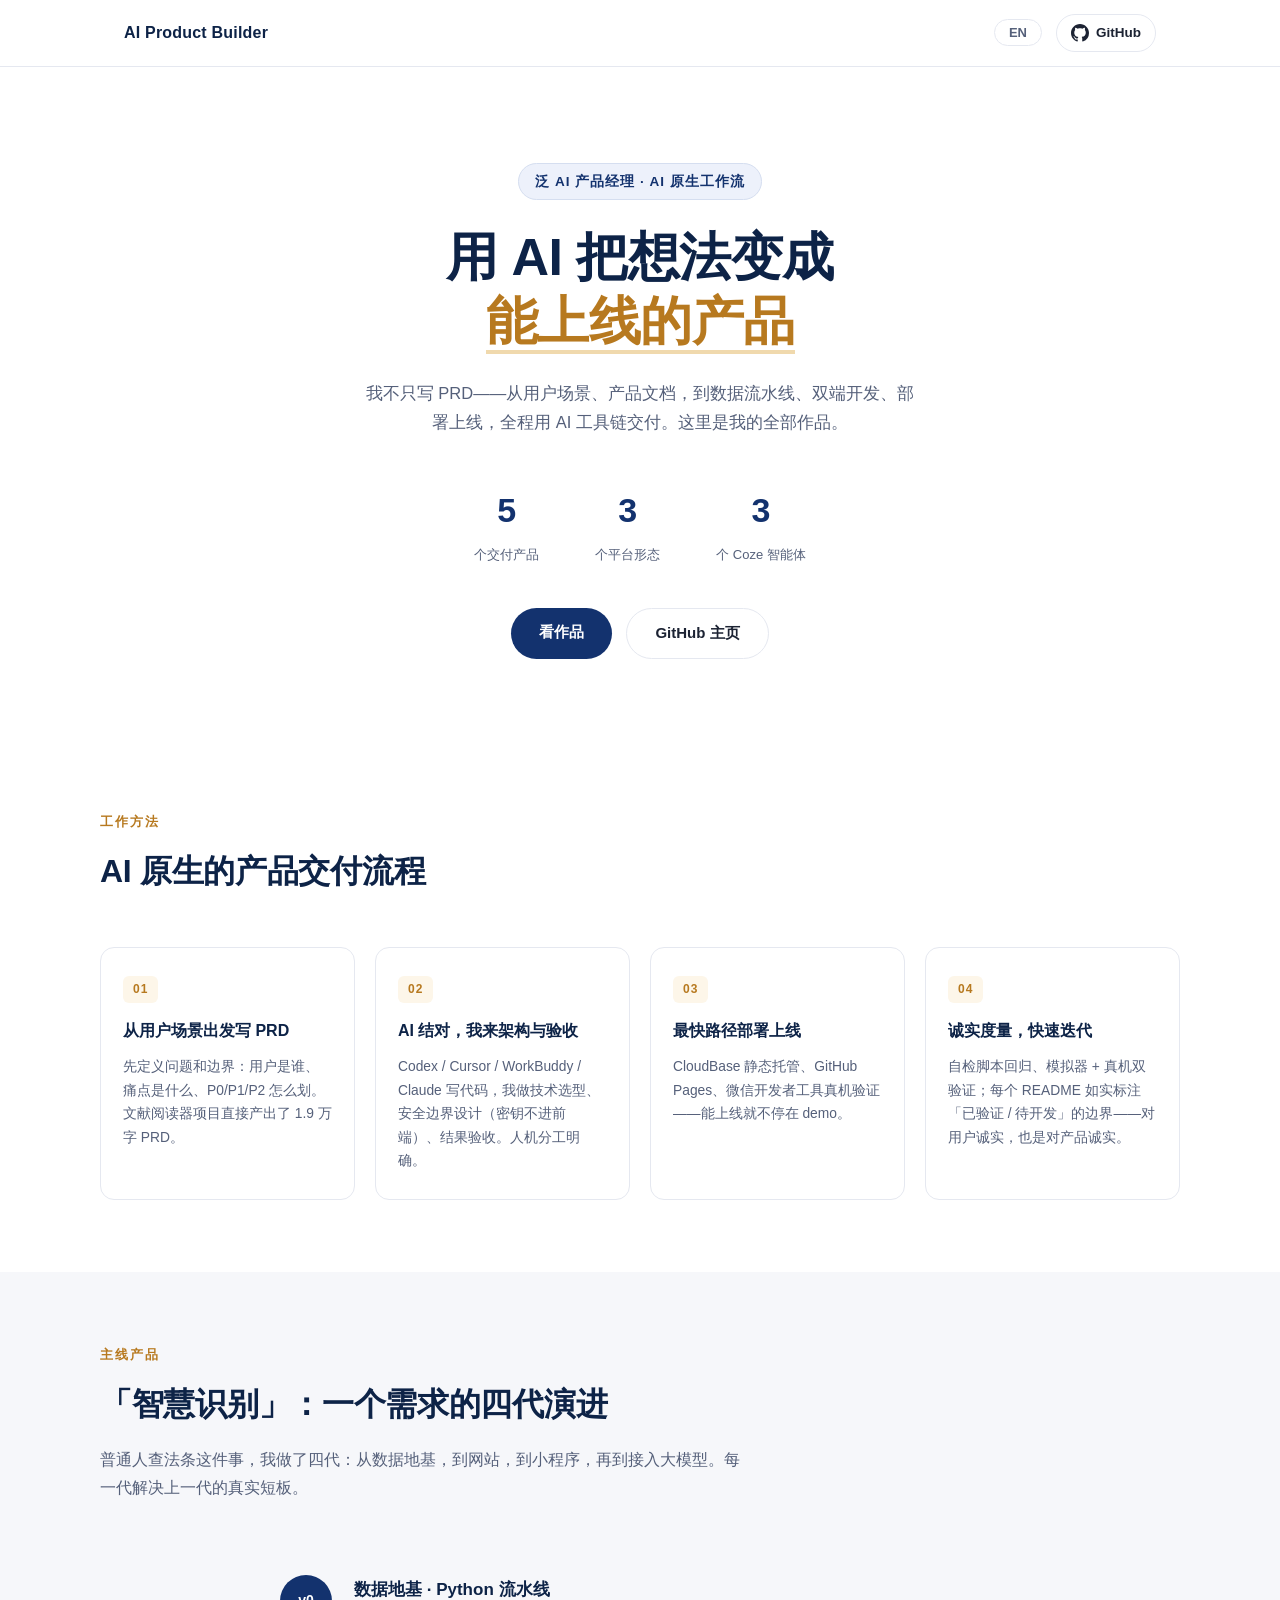
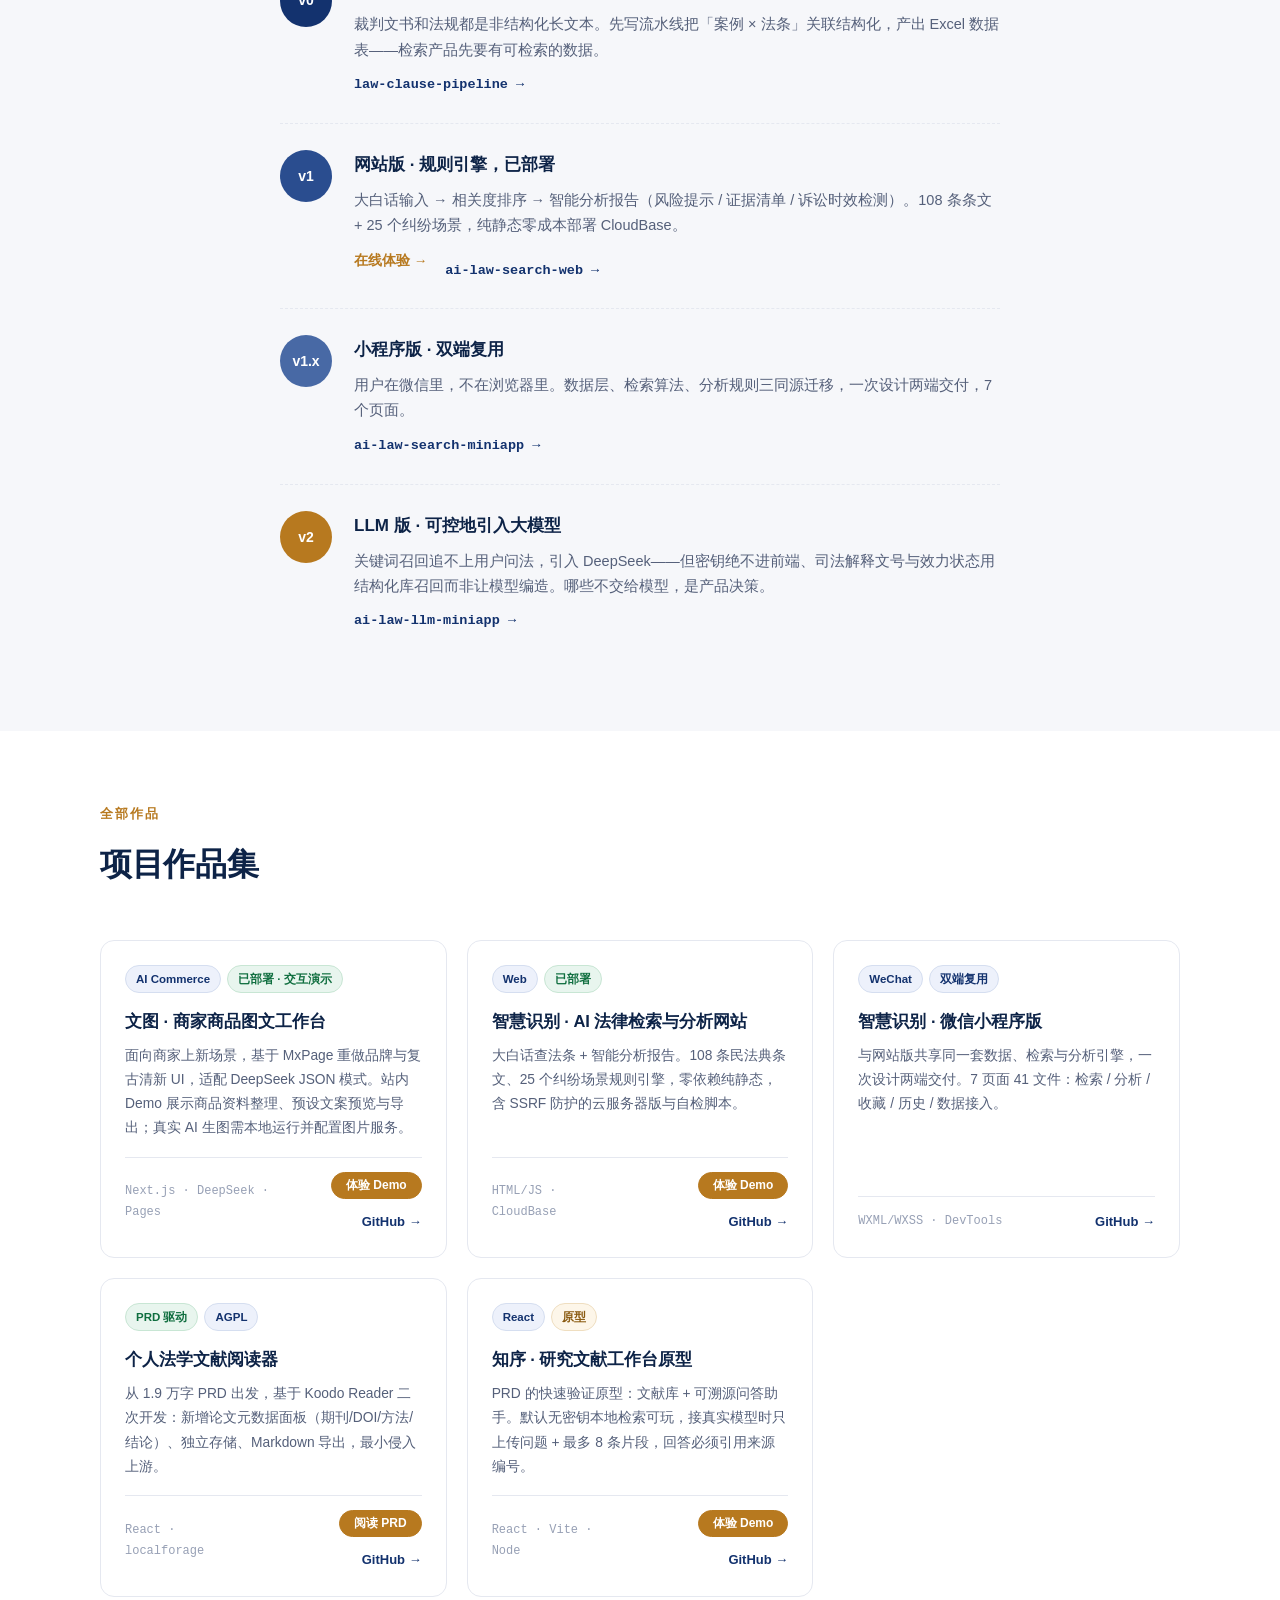
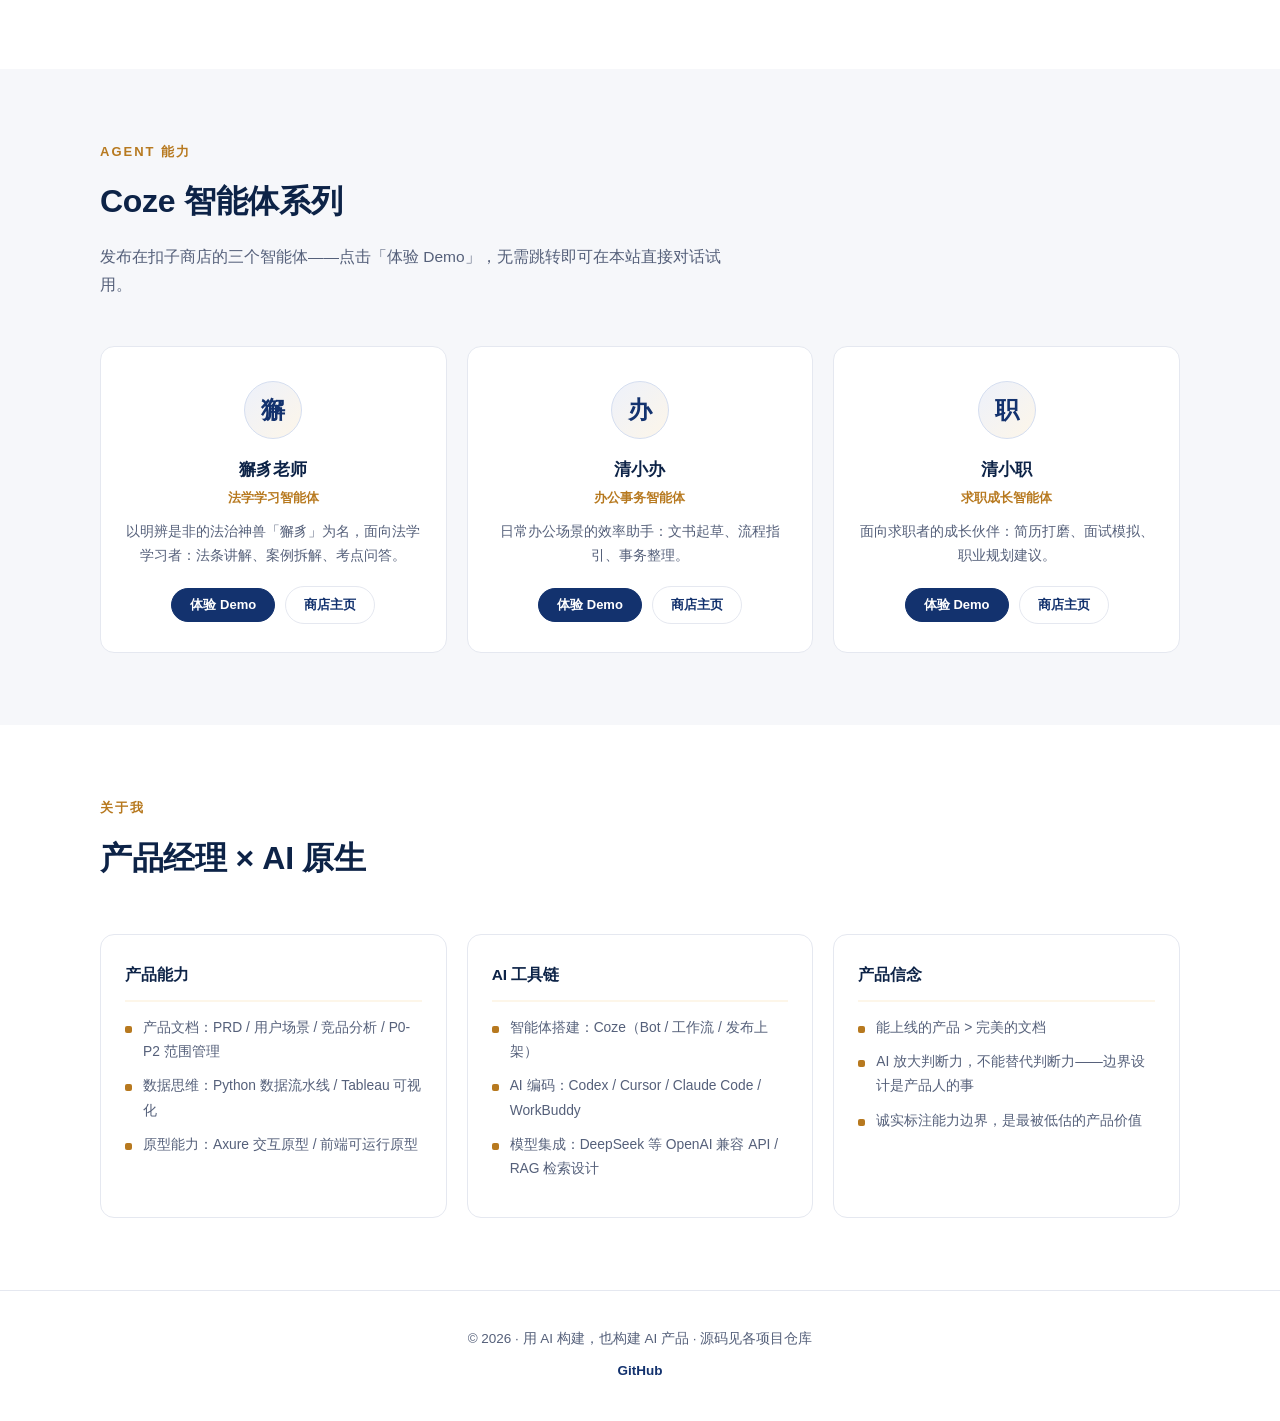
<file: index.html>
<!DOCTYPE html>
<html lang="zh-CN">
<head>
  <meta charset="UTF-8" />
  <meta name="viewport" content="width=device-width, initial-scale=1.0" />
  <title>AI Product Builder · 作品集</title>
  <meta name="description" content="泛 AI 产品经理作品集：用 AI 工具从 0 到 1 构建、部署并迭代产品。AI PM portfolio: building products 0→1 with AI-native workflows." />
  <link rel="icon" href="data:image/svg+xml,<svg xmlns='http://www.w3.org/2000/svg' viewBox='0 0 100 100'><rect width='100' height='100' rx='20' fill='%2313326e'/><text x='50' y='68' font-size='52' text-anchor='middle' fill='white' font-family='Georgia'>P</text></svg>" />
  <link rel="stylesheet" href="style.css" />
</head>
<body>

  <nav class="nav">
    <div class="nav-inner">
      <a class="nav-logo" href="#top">AI Product Builder</a>
      <div class="nav-right">
        <button id="langToggle" class="lang-toggle" type="button" aria-label="switch language">EN</button>
        <a class="nav-github" href="https://github.com/lemon150637" target="_blank" rel="noopener">
          <svg width="18" height="18" viewBox="0 0 16 16" fill="currentColor" aria-hidden="true"><path d="M8 0C3.58 0 0 3.58 0 8c0 3.54 2.29 6.53 5.47 7.59.4.07.55-.17.55-.38 0-.19-.01-.82-.01-1.49-2.01.37-2.53-.49-2.69-.94-.09-.23-.48-.94-.82-1.13-.28-.15-.68-.52-.01-.53.63-.01 1.08.58 1.23.82.72 1.21 1.87.87 2.33.66.07-.52.28-.87.51-1.07-1.78-.2-3.64-.89-3.64-3.95 0-.87.31-1.59.82-2.15-.08-.2-.36-1.02.08-2.12 0 0 .67-.21 2.2.82.64-.18 1.32-.27 2-.27s1.36.09 2 .27c1.53-1.04 2.2-.82 2.2-.82.44 1.1.16 1.92.08 2.12.51.56.82 1.27.82 2.15 0 3.07-1.87 3.75-3.65 3.95.29.25.54.73.54 1.48 0 1.07-.01 1.93-.01 2.2 0 .21.15.46.55.38A8.01 8.01 0 0 0 16 8c0-4.42-3.58-8-8-8Z"/></svg>
          <span>GitHub</span>
        </a>
      </div>
    </div>
  </nav>

  <header id="top" class="hero">
    <div class="hero-inner">
      <p class="hero-eyebrow" data-i18n="hero.eyebrow">泛 AI 产品经理 · AI 原生工作流</p>
      <h1 class="hero-title" data-i18n="hero.title">用 AI 把想法变成<br/><em>能上线的产品</em></h1>
      <p class="hero-sub" data-i18n="hero.sub">我不只写 PRD——从用户场景、产品文档，到数据流水线、双端开发、部署上线，全程用 AI 工具链交付。这里是我的全部作品。</p>
      <div class="hero-stats">
        <div class="stat"><span class="stat-num">5</span><span class="stat-label" data-i18n="hero.stat1">个交付产品</span></div>
        <div class="stat"><span class="stat-num">3</span><span class="stat-label" data-i18n="hero.stat2">个平台形态</span></div>
        <div class="stat"><span class="stat-num">3</span><span class="stat-label" data-i18n="hero.stat3">个 Coze 智能体</span></div>
      </div>
      <div class="hero-cta">
        <a class="btn btn-primary" href="#projects" data-i18n="hero.cta1">看作品</a>
        <a class="btn btn-ghost" href="https://github.com/lemon150637" target="_blank" rel="noopener" data-i18n="hero.cta2">GitHub 主页</a>
      </div>
    </div>
  </header>

  <main>

    <section class="section" id="method">
      <div class="section-head">
        <p class="section-eyebrow" data-i18n="method.eyebrow">工作方法</p>
        <h2 class="section-title" data-i18n="method.title">AI 原生的产品交付流程</h2>
      </div>
      <div class="method-grid">
        <div class="method-step">
          <span class="step-num">01</span>
          <h3 data-i18n="method.s1t">从用户场景出发写 PRD</h3>
          <p data-i18n="method.s1d">先定义问题和边界：用户是谁、痛点是什么、P0/P1/P2 怎么划。文献阅读器项目直接产出了 1.9 万字 PRD。</p>
        </div>
        <div class="method-step">
          <span class="step-num">02</span>
          <h3 data-i18n="method.s2t">AI 结对，我来架构与验收</h3>
          <p data-i18n="method.s2d">Codex / Cursor / WorkBuddy / Claude 写代码，我做技术选型、安全边界设计（密钥不进前端）、结果验收。人机分工明确。</p>
        </div>
        <div class="method-step">
          <span class="step-num">03</span>
          <h3 data-i18n="method.s3t">最快路径部署上线</h3>
          <p data-i18n="method.s3d">CloudBase 静态托管、GitHub Pages、微信开发者工具真机验证——能上线就不停在 demo。</p>
        </div>
        <div class="method-step">
          <span class="step-num">04</span>
          <h3 data-i18n="method.s4t">诚实度量，快速迭代</h3>
          <p data-i18n="method.s4d">自检脚本回归、模拟器 + 真机双验证；每个 README 如实标注"已验证 / 待开发"的边界——对用户诚实，也是对产品诚实。</p>
        </div>
      </div>
    </section>

    <section class="section section-alt" id="story">
      <div class="section-head">
        <p class="section-eyebrow" data-i18n="story.eyebrow">主线产品</p>
        <h2 class="section-title" data-i18n="story.title">「智慧识别」：一个需求的四代演进</h2>
        <p class="section-desc" data-i18n="story.desc">普通人查法条这件事，我做了四代：从数据地基，到网站，到小程序，再到接入大模型。每一代解决上一代的真实短板。</p>
      </div>
      <div class="timeline">
        <div class="tl-item">
          <div class="tl-marker">v0</div>
          <div class="tl-body">
            <h3 data-i18n="story.v0t">数据地基 · Python 流水线</h3>
            <p data-i18n="story.v0d">裁判文书和法规都是非结构化长文本。先写流水线把"案例 × 法条"关联结构化，产出 Excel 数据表——检索产品先要有可检索的数据。</p>
            <a class="tl-link" href="https://github.com/lemon150637/law-clause-pipeline" target="_blank" rel="noopener">law-clause-pipeline →</a>
          </div>
        </div>
        <div class="tl-item">
          <div class="tl-marker">v1</div>
          <div class="tl-body">
            <h3 data-i18n="story.v1t">网站版 · 规则引擎，已部署</h3>
            <p data-i18n="story.v1d">大白话输入 → 相关度排序 → 智能分析报告（风险提示 / 证据清单 / 诉讼时效检测）。108 条条文 + 25 个纠纷场景，纯静态零成本部署 CloudBase。</p>
            <p class="tl-actions">
              <a class="tl-demo" href="demo/law-search/index.html" target="_blank" rel="noopener">在线体验 →</a>
              <a class="tl-link" href="https://github.com/lemon150637/ai-law-search-web" target="_blank" rel="noopener">ai-law-search-web →</a>
            </p>
          </div>
        </div>
        <div class="tl-item">
          <div class="tl-marker">v1.x</div>
          <div class="tl-body">
            <h3 data-i18n="story.v1xt">小程序版 · 双端复用</h3>
            <p data-i18n="story.v1xd">用户在微信里，不在浏览器里。数据层、检索算法、分析规则三同源迁移，一次设计两端交付，7 个页面。</p>
            <a class="tl-link" href="https://github.com/lemon150637/ai-law-search-miniapp" target="_blank" rel="noopener">ai-law-search-miniapp →</a>
          </div>
        </div>
        <div class="tl-item">
          <div class="tl-marker">v2</div>
          <div class="tl-body">
            <h3 data-i18n="story.v2t">LLM 版 · 可控地引入大模型</h3>
            <p data-i18n="story.v2d">关键词召回追不上用户问法，引入 DeepSeek——但密钥绝不进前端、司法解释文号与效力状态用结构化库召回而非让模型编造。哪些不交给模型，是产品决策。</p>
            <a class="tl-link" href="https://github.com/lemon150637/ai-law-llm-miniapp" target="_blank" rel="noopener">ai-law-llm-miniapp →</a>
          </div>
        </div>
      </div>
    </section>

    <section class="section" id="projects">
      <div class="section-head">
        <p class="section-eyebrow" data-i18n="proj.eyebrow">全部作品</p>
        <h2 class="section-title" data-i18n="proj.title">项目作品集</h2>
      </div>
      <div class="proj-grid" id="projGrid"><!-- JS 渲染 --></div>
    </section>

    <section class="section section-alt" id="coze">
      <div class="section-head">
        <p class="section-eyebrow" data-i18n="coze.eyebrow">Agent 能力</p>
        <h2 class="section-title" data-i18n="coze.title">Coze 智能体系列</h2>
        <p class="section-desc" data-i18n="coze.desc">发布在扣子商店的三个智能体——用平台化工具把 AI 能力做成开箱即用的产品。</p>
      </div>
      <div class="coze-grid" id="cozeGrid"><!-- JS 渲染 --></div>
    </section>

    <section class="section" id="about">
      <div class="section-head">
        <p class="section-eyebrow" data-i18n="about.eyebrow">关于我</p>
        <h2 class="section-title" data-i18n="about.title">产品经理 × AI 原生</h2>
      </div>
      <div class="about-grid">
        <div class="about-card">
          <h3 data-i18n="about.a1t">产品能力</h3>
          <ul>
            <li data-i18n="about.a1l1">产品文档：PRD / 用户场景 / 竞品分析 / P0-P2 范围管理</li>
            <li data-i18n="about.a1l2">数据思维：Python 数据流水线 / Tableau 可视化</li>
            <li data-i18n="about.a1l3">原型能力：Axure 交互原型 / 前端可运行原型</li>
          </ul>
        </div>
        <div class="about-card">
          <h3 data-i18n="about.a2t">AI 工具链</h3>
          <ul>
            <li data-i18n="about.a2l1">智能体搭建：Coze（Bot / 工作流 / 发布上架）</li>
            <li data-i18n="about.a2l2">AI 编码：Codex / Cursor / Claude Code / WorkBuddy</li>
            <li data-i18n="about.a2l3">模型集成：DeepSeek 等 OpenAI 兼容 API / RAG 检索设计</li>
          </ul>
        </div>
        <div class="about-card">
          <h3 data-i18n="about.a3t">产品信念</h3>
          <ul>
            <li data-i18n="about.a3l1">能上线的产品 &gt; 完美的文档</li>
            <li data-i18n="about.a3l2">AI 放大判断力，不能替代判断力——边界设计是产品人的事</li>
            <li data-i18n="about.a3l3">诚实标注能力边界，是最被低估的产品价值</li>
          </ul>
        </div>
      </div>
    </section>

  </main>

  <footer class="footer">
    <p data-i18n="footer.text">© 2026 · 用 AI 构建，也构建 AI 产品 · 源码见各项目仓库</p>
    <p class="footer-links">
      <a href="https://github.com/lemon150637" target="_blank" rel="noopener">GitHub</a>
    </p>
  </footer>

  <!-- Coze 智能体站内体验模态框 -->
  <div class="demo-modal" id="demoModal" hidden>
    <div class="demo-dialog" role="dialog" aria-modal="true" aria-label="Coze agent demo">
      <div class="demo-head">
        <div class="demo-head-title">
          <span class="demo-emoji" id="demoEmoji">獬</span>
          <span id="demoTitle"></span>
        </div>
        <div class="demo-head-actions">
          <a id="demoOpen" class="demo-open" href="#" target="_blank" rel="noopener" data-i18n="coze.demoOpen">新窗口打开 ↗</a>
          <button class="demo-close" id="demoClose" type="button" aria-label="close demo">✕</button>
        </div>
      </div>
      <div class="demo-frame">
        <div class="demo-loading" id="demoLoading">
          <div class="demo-spinner"></div>
          <p class="demo-loading-text" data-i18n="coze.demoLoading">正在加载智能体…</p>
          <p class="demo-hint" data-i18n="coze.demoHint">首次加载可能稍慢；如无法显示，请点「新窗口打开」。</p>
        </div>
        <iframe id="demoFrame" title="Live demo" allow="microphone; clipboard-write"></iframe>
      </div>
    </div>
  </div>

  <script src="script.js"></script>
</body>
</html>
</file>
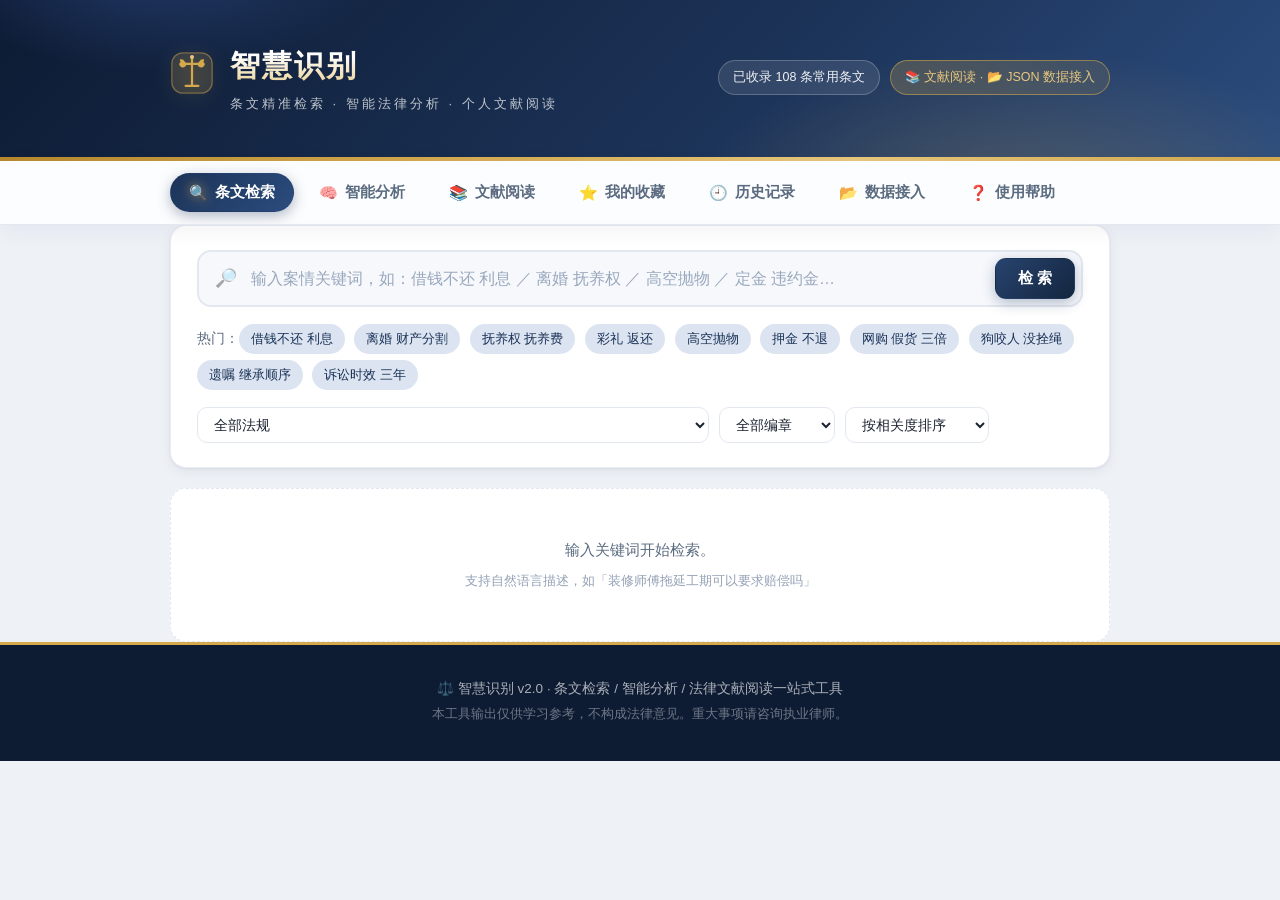
<file: demo/law-search/index.html>
<!DOCTYPE html>
<html lang="zh-CN">
<head>
<meta charset="UTF-8">
<meta name="viewport" content="width=device-width, initial-scale=1.0">
<title>智慧识别 · 民法条文精准检索与智能分析</title>
<meta name="description" content="面向大众的法律咨询工具：民法条文精准检索、智能法律分析、历史记录与收藏，支持自有结构化 JSON 数据接入">
<link rel="icon" href="data:image/svg+xml,<svg xmlns='http://www.w3.org/2000/svg' viewBox='0 0 100 100'><text y='80' font-size='80'>⚖️</text></svg>">
<link rel="stylesheet" href="css/style.css">
</head>
<body>

<header class="site-header">
  <div class="hero-glow"></div>
  <div class="container header-inner">
    <div class="brand">
      <div class="brand-logo">
        <svg viewBox="0 0 48 48" width="44" height="44" fill="none">
          <rect x="2" y="2" width="44" height="44" rx="12" fill="rgba(212,169,78,.16)" stroke="rgba(212,169,78,.45)" stroke-width="1.5"/>
          <path d="M24 8v30M14 14h20" stroke="#d4a94e" stroke-width="2.4" stroke-linecap="round"/>
          <path d="M10 14l4-5 4 5c0 2.2-1.8 4-4 4s-4-1.8-4-4zM30 14l4-5 4 5c0 2.2-1.8 4-4 4s-4-1.8-4-4z" fill="#d4a94e"/>
          <path d="M17 38h14M12 10l2 4M36 10l-2 4" stroke="#d4a94e" stroke-width="2.4" stroke-linecap="round"/>
          <circle cx="24" cy="6.5" r="2.2" fill="#e8c87e"/>
        </svg>
      </div>
      <div>
        <h1 class="brand-name">智慧识别</h1>
        <p class="brand-sub">条文精准检索 · 智能法律分析 · 个人文献阅读</p>
      </div>
    </div>
    <div class="header-badges">
      <span class="badge" id="statProvisions">加载中…</span>
      <span class="badge badge-gold">📚 文献阅读 · 📂 JSON 数据接入</span>
    </div>
  </div>
</header>

<nav class="tabs-wrap">
  <div class="container tabs" id="tabs">
    <button class="tab active" data-page="search"><span class="tab-ico">🔍</span>条文检索</button>
    <button class="tab" data-page="analysis"><span class="tab-ico">🧠</span>智能分析</button>
    <button class="tab" data-page="library"><span class="tab-ico">📚</span>文献阅读</button>
    <button class="tab" data-page="favorites"><span class="tab-ico">⭐</span>我的收藏</button>
    <button class="tab" data-page="history"><span class="tab-ico">🕘</span>历史记录</button>
    <button class="tab" data-page="data"><span class="tab-ico">📂</span>数据接入</button>
    <button class="tab" data-page="help"><span class="tab-ico">❓</span>使用帮助</button>
  </div>
</nav>

<main class="container">

  <!-- ================= 条文检索 ================= -->
  <section id="page-search" class="page active">
    <div class="card search-panel">
      <div class="search-box">
        <span class="search-ico">🔎</span>
        <input id="searchInput" type="text" autocomplete="off"
               placeholder="输入案情关键词，如：借钱不还 利息 ／ 离婚 抚养权 ／ 高空抛物 ／ 定金 违约金…">
        <button id="searchBtn" class="btn btn-primary">检 索</button>
      </div>
      <div class="search-tips" id="hotSearch">
        热门：<span class="hot-items"></span>
      </div>
      <div class="filters">
        <select id="filterLaw"><option value="">全部法规</option></select>
        <select id="filterPart"><option value="">全部编章</option></select>
        <select id="sortSel">
          <option value="relevance">按相关度排序</option>
          <option value="article">按条文顺序排序</option>
        </select>
      </div>
    </div>

    <div id="searchStats" class="search-stats"></div>
    <div id="searchResults" class="results"></div>
    <div id="searchEmpty" class="empty-tip">
      输入关键词开始检索。<br>
      <small>支持自然语言描述，如「装修师傅拖延工期可以要求赔偿吗」</small>
    </div>
  </section>

  <!-- ================= 智能分析 ================= -->
  <section id="page-analysis" class="page">
    <div class="card analysis-panel">
      <label class="field-label" for="caseText">
        📝 描述你遇到的法律问题
        <span class="label-hint">（建议包含：时间 · 人物关系 · 金额 · 对方行为 · 你的损失）</span>
      </label>
      <textarea id="caseText" rows="7"
        placeholder="例：2022年3月，朋友向我借了5万元，写了借条约定一年后归还，到期后一直拖着不还，微信催了很多次都没用，请问我该怎么办？"></textarea>
      <div class="scene-title">试试这些常见场景：</div>
      <div class="scene-chips" id="sceneChips"></div>
      <div class="analysis-actions">
        <button id="analyzeBtn" class="btn btn-primary btn-lg">🧠 生成法律分析</button>
        <button id="clearCaseBtn" class="btn btn-ghost">清空</button>
      </div>
    </div>
    <div id="analysisReport" class="analysis-report"></div>
  </section>

  <!-- ================= 文献阅读（个人资料库） ================= -->
  <section id="page-library" class="page">
    <div class="card lib-stats" id="libStats">正在加载文献库…</div>
    <div class="lib-layout">
      <aside class="lib-side">
        <div class="lib-side-h">📚 文献库</div>
        <nav id="libNav">
          <button class="lib-nav-item active" data-view="inbox">📥 收件箱 <span class="cnt" id="cntInbox">0</span></button>
          <button class="lib-nav-item" data-view="all">📄 全部文献 <span class="cnt" id="cntAll">0</span></button>
          <div class="lib-side-h small">🗂 主题</div>
          <div id="libTopics"></div>
          <button class="lib-nav-item" data-view="trash">🗑️ 回收站 <span class="cnt" id="cntTrash">0</span></button>
        </nav>
        <button class="btn btn-ghost btn-sm lib-topic-manage" id="manageTopicsBtn">🗂️ 管理主题</button>
      </aside>
      <div class="lib-main">
        <div class="card lib-import">
          <div class="dropzone" id="dropzone" title="点击选择文件，或直接拖放">
            <input type="file" id="docFileInput" multiple accept=".pdf,.docx,.txt,.md" hidden>
            <div class="dz-inner">
              <div class="dz-ico">📄</div>
              <b>拖放文件到此处，或点击选择</b>
              <small>支持 PDF · DOCX · TXT · Markdown（解析在本机完成，不上传）</small>
            </div>
          </div>
          <div class="import-actions">
            <button id="pasteImportBtn" class="btn btn-ghost">📝 粘贴文本</button>
            <button id="urlImportBtn" class="btn btn-ghost">🌐 导入网页 URL</button>
            <button id="backupBtn" class="btn btn-ghost">💾 备份数据</button>
            <button id="restoreBtn" class="btn btn-ghost">♻️ 恢复备份</button>
            <input type="file" id="restoreInput" accept=".json" hidden>
          </div>
          <div id="importMsg" class="upload-msg"></div>
        </div>
        <div class="card lib-filter-card">
          <input id="libSearch" type="text" placeholder="🔍 搜索标题 / 作者 / 正文 / 笔记…">
          <select id="libFilterType">
            <option value="">全部类型</option>
            <option value="pdf">PDF</option>
            <option value="docx">Word</option>
            <option value="txt">文本</option>
            <option value="web">网页</option>
          </select>
          <select id="libFilterStatus">
            <option value="">全部状态</option>
            <option value="inbox">未读</option>
            <option value="reading">阅读中</option>
            <option value="done">已读</option>
          </select>
        </div>
        <div id="libList" class="doc-list"></div>
      </div>
    </div>
  </section>

  <!-- ================= 我的收藏 ================= -->
  <section id="page-favorites" class="page">
    <div class="card">
      <div class="page-head">
        <h2 class="card-title">⭐ 我的收藏（<span id="favCount">0</span> 条）</h2>
        <button id="clearFavBtn" class="btn btn-danger-ghost btn-sm">🗑️ 清空收藏</button>
      </div>
      <p class="muted">在检索结果或条文详情中点击 ☆ 即可收藏条文，方便下次快速查阅。数据保存在本机浏览器中。</p>
      <div id="favoritesList" class="fav-list"></div>
    </div>
  </section>

  <!-- ================= 历史记录 ================= -->
  <section id="page-history" class="page">
    <div class="card">
      <div class="page-head">
        <h2 class="card-title">🕘 检索历史</h2>
        <button id="clearSearchHistBtn" class="btn btn-danger-ghost btn-sm">🗑️ 清空检索历史</button>
      </div>
      <div id="searchHistoryList" class="hist-list"></div>
    </div>
    <div class="card">
      <div class="page-head">
        <h2 class="card-title">📋 分析历史</h2>
        <button id="clearAnaHistBtn" class="btn btn-danger-ghost btn-sm">🗑️ 清空分析历史</button>
      </div>
      <div id="analysisHistoryList" class="hist-list"></div>
    </div>
  </section>

  <!-- ================= 数据接入 ================= -->
  <section id="page-data" class="page">
    <div class="card">
      <h2 class="card-title">📂 接入你自己的结构化 JSON 数据</h2>
      <p class="muted">按下面的格式准备 JSON 文件，上传后即合并进检索与分析引擎（保存在本机浏览器中，可随时导出或删除）。</p>
      <pre class="code-block" id="formatDoc"></pre>
      <div class="upload-row">
        <input type="file" id="uploadInput" accept=".json,application/json">
        <button id="exportBtn" class="btn btn-ghost">⬇️ 导出自定义数据</button>
        <button id="clearCustomBtn" class="btn btn-danger-ghost">🗑️ 删除全部自定义数据</button>
      </div>
      <div id="uploadMsg" class="upload-msg"></div>
    </div>
    <div class="card">
      <h2 class="card-title">📚 当前自定义条文（<span id="customCount">0</span> 条）</h2>
      <div id="customList" class="custom-list"></div>
    </div>
  </section>

  <!-- ================= 使用帮助 ================= -->
  <section id="page-help" class="page">
    <div class="card">
      <h2 class="card-title">🚀 快速上手</h2>
      <ol class="steps">
        <li><b>条文检索</b>：输入关键词（如「押金 不退」「抚养费」），系统按相关度排序展示最匹配的条文，点击条文查看全文与通俗解读，点 ☆ 收藏常用条文。</li>
        <li><b>智能分析</b>：把你的情况完整描述出来，系统会识别纠纷类型、匹配适用法条、给出分析要点与行动建议。</li>
        <li><b>文献阅读</b>：拖入 PDF / DOCX / TXT 或粘贴网页正文建立个人资料库；阅读时<b>划选原文即可摘录</b>（自动记录页码段落），写下个人思考，按主题归集，一键导出结构化 JSON，并支持完整备份。</li>
        <li><b>我的收藏</b>：收藏的条文集中管理，一键打开、取消收藏。</li>
        <li><b>历史记录</b>：自动保存最近的检索词与分析报告，点击即可重新查看，无需重复输入。</li>
        <li><b>数据接入</b>：上传自己整理的 JSON 条文数据（格式见「数据接入」页），即可检索自己的法规库。</li>
      </ol>
    </div>
    <div class="card">
      <h2 class="card-title">🌐 如何让别人访问我的网站？（小白部署教程）</h2>
      <div class="help-grid">
        <div class="help-item">
          <h3>方式一：本机使用（零部署）</h3>
          <p>直接双击 <code>index.html</code> 用 Chrome / Edge 打开即可，无需任何服务器。</p>
        </div>
        <div class="help-item">
          <h3>方式二：部署到互联网</h3>
          <p>网站是纯静态页面，把整个 <code>legal-website</code> 文件夹上传到静态托管（腾讯云 CloudBase / EdgeOne Pages 等）即可获得一个公网网址。详细图文步骤见项目根目录的 <b>《使用说明.md》</b>。</p>
        </div>
      </div>
      <p class="muted">⚠️ 常见问题：双击打开后功能异常 → 换 Chrome/Edge 浏览器；导入数据不生效 → 某些浏览器限制本地文件存储，改用「本地服务器」方式（见使用说明）。</p>
    </div>
    <div class="card">
      <h2 class="card-title">🔒 数据隐私说明</h2>
      <p class="muted">条文收藏、历史记录与自定义条文保存在<b>你自己的浏览器本地</b>（localStorage）；<b>文献阅读</b>模块的全部资料（PDF/DOCX/正文、摘录、思考、主题）保存在浏览器 IndexedDB 中，解析过程在本机完成，<b>不上传任何服务器</b>。网页 URL 导入仅在部署了配套服务端（server.js）时由你自己的服务器代为抓取。更换浏览器或电脑后数据不会同步，请定期使用「文献阅读 → 备份数据」导出 JSON 备份。</p>
    </div>
    <div class="card">
      <h2 class="card-title">⚖️ 免责声明</h2>
      <p class="muted">本工具基于公开法律法规文本与规则模板提供检索与参考性分析，<b>不构成法律意见</b>。法律问题个案差异较大，涉及诉讼、大额财产、人身权益等重大事项，请咨询执业律师。</p>
    </div>
  </section>

</main>

<!-- 条文详情弹窗 -->
<div id="modal" class="modal hidden">
  <div class="modal-box">
    <button class="modal-close" id="modalClose" title="关闭">×</button>
    <div id="modalBody"></div>
  </div>
</div>

<!-- ============ 文献阅读工作台（全屏浮层） ============ -->
<div id="readerView" class="reader-view hidden">
  <div class="reader-top">
    <button id="readerBack" class="btn btn-ghost btn-sm">← 返回文献库</button>
    <div class="reader-title-box">
      <b id="readerTitle"></b>
      <span id="readerMeta" class="muted"></span>
    </div>
    <div class="reader-tools">
      <select id="readerStatusSel" title="阅读状态">
        <option value="inbox">📥 未读</option>
        <option value="reading">📖 阅读中</option>
        <option value="done">✅ 已读</option>
      </select>
      <button id="readerModeBtn" class="btn btn-ghost btn-sm hidden" title="切换文本/原版模式">🖼 原版模式</button>
      <button id="fontMinus" class="btn btn-ghost btn-sm" title="缩小字号">A−</button>
      <button id="fontPlus" class="btn btn-ghost btn-sm" title="放大字号">A+</button>
    </div>
  </div>
  <div class="reader-body">
    <aside class="reader-toc" id="readerToc"></aside>
    <div class="reader-content-outer">
      <div class="reader-content" id="readerContent"></div>
      <div class="reader-canvas-wrap hidden" id="readerCanvasWrap">
        <div id="pdfModeTip" class="pdf-mode-tip">🖼 原版模式仅供查看版式；划选摘录请切回文本模式</div>
        <canvas id="readerCanvas"></canvas>
        <div class="rc-nav">
          <button id="pdfPrev" class="btn btn-ghost btn-sm">← 上一页</button>
          <span id="pdfPageNo" class="muted"></span>
          <button id="pdfNext" class="btn btn-ghost btn-sm">下一页 →</button>
        </div>
      </div>
    </div>
    <aside class="reader-notes">
      <div class="rn-tabs">
        <button class="rn-tab active" data-rn="notes">📌 笔记（<span id="rnCount">0</span>）</button>
        <button class="rn-tab" data-rn="info">🧾 来源信息</button>
      </div>
      <div class="rn-pane active" data-rn-pane="notes" id="rnNotes">
        <button class="btn btn-primary btn-sm rn-new-thought" id="newThoughtBtn">✏️ 新建个人思考</button>
        <div id="noteList"></div>
      </div>
      <div class="rn-pane" data-rn-pane="info" id="rnInfo">
        <div class="form-row"><label>标题</label><input id="infoTitle"></div>
        <div class="form-row"><label>作者 / 机构</label><input id="infoAuthors" placeholder="缺失可留空，导出时会提示"></div>
        <div class="form-row"><label>来源类型</label>
          <select id="infoType">
            <option value="journal_article">期刊论文</option>
            <option value="law">法律规范</option>
            <option value="case">裁判案例</option>
            <option value="web">网页资讯</option>
            <option value="book">书籍</option>
            <option value="other">其他</option>
          </select>
        </div>
        <div class="form-row"><label>来源链接</label><input id="infoUrl" placeholder="https://…"></div>
        <div class="form-row"><label>发布日期</label><input id="infoDate" type="date"></div>
        <div class="form-row"><label>备注</label><input id="infoNote"></div>
        <div id="infoWarn" class="upload-msg"></div>
        <button class="btn btn-primary btn-sm" id="saveInfoBtn">💾 保存来源信息</button>
      </div>
    </aside>
  </div>
  <!-- 划选浮动工具条 -->
  <div id="selPop" class="sel-pop hidden">
    <button data-act="excerpt">📌 摘录</button>
    <button data-act="excerpt-think">✏️ 摘录并思考</button>
    <button data-act="copy">📋 复制引文</button>
  </div>
</div>

<!-- 阅读器专用弹窗 -->
<div id="readerModal" class="modal hidden">
  <div class="modal-box rmodal-box">
    <button class="modal-close" id="readerModalClose" title="关闭">×</button>
    <div id="readerModalBody"></div>
  </div>
</div>

<div id="readerToast" class="r-toast hidden"></div>

<footer class="site-footer">
  <p>⚖️ 智慧识别 v2.0 · 条文检索 / 智能分析 / 法律文献阅读一站式工具</p>
  <p class="disclaimer">本工具输出仅供学习参考，不构成法律意见。重大事项请咨询执业律师。</p>
</footer>

<!-- 数据文件（按编加载） -->
<script src="js/data/zongze.js"></script>
<script src="js/data/wuquan.js"></script>
<script src="js/data/hetong.js"></script>
<script src="js/data/renge.js"></script>
<script src="js/data/hunyin.js"></script>
<script src="js/data/jicheng.js"></script>
<script src="js/data/qinquan.js"></script>
<script src="js/data/qita.js"></script>
<!-- 文献解析库（本地化，无需外网） -->
<script src="js/libs/pdf.min.js"></script>
<script src="js/libs/mammoth.browser.min.js"></script>
<!-- 引擎与界面 -->
<script src="js/search.js"></script>
<script src="js/analysis-rules.js"></script>
<script src="js/analysis.js"></script>
<script src="js/app.js"></script>
<script src="js/reader-core.js"></script>
<script src="js/reader-ui.js"></script>
</body>
</html>
</file>
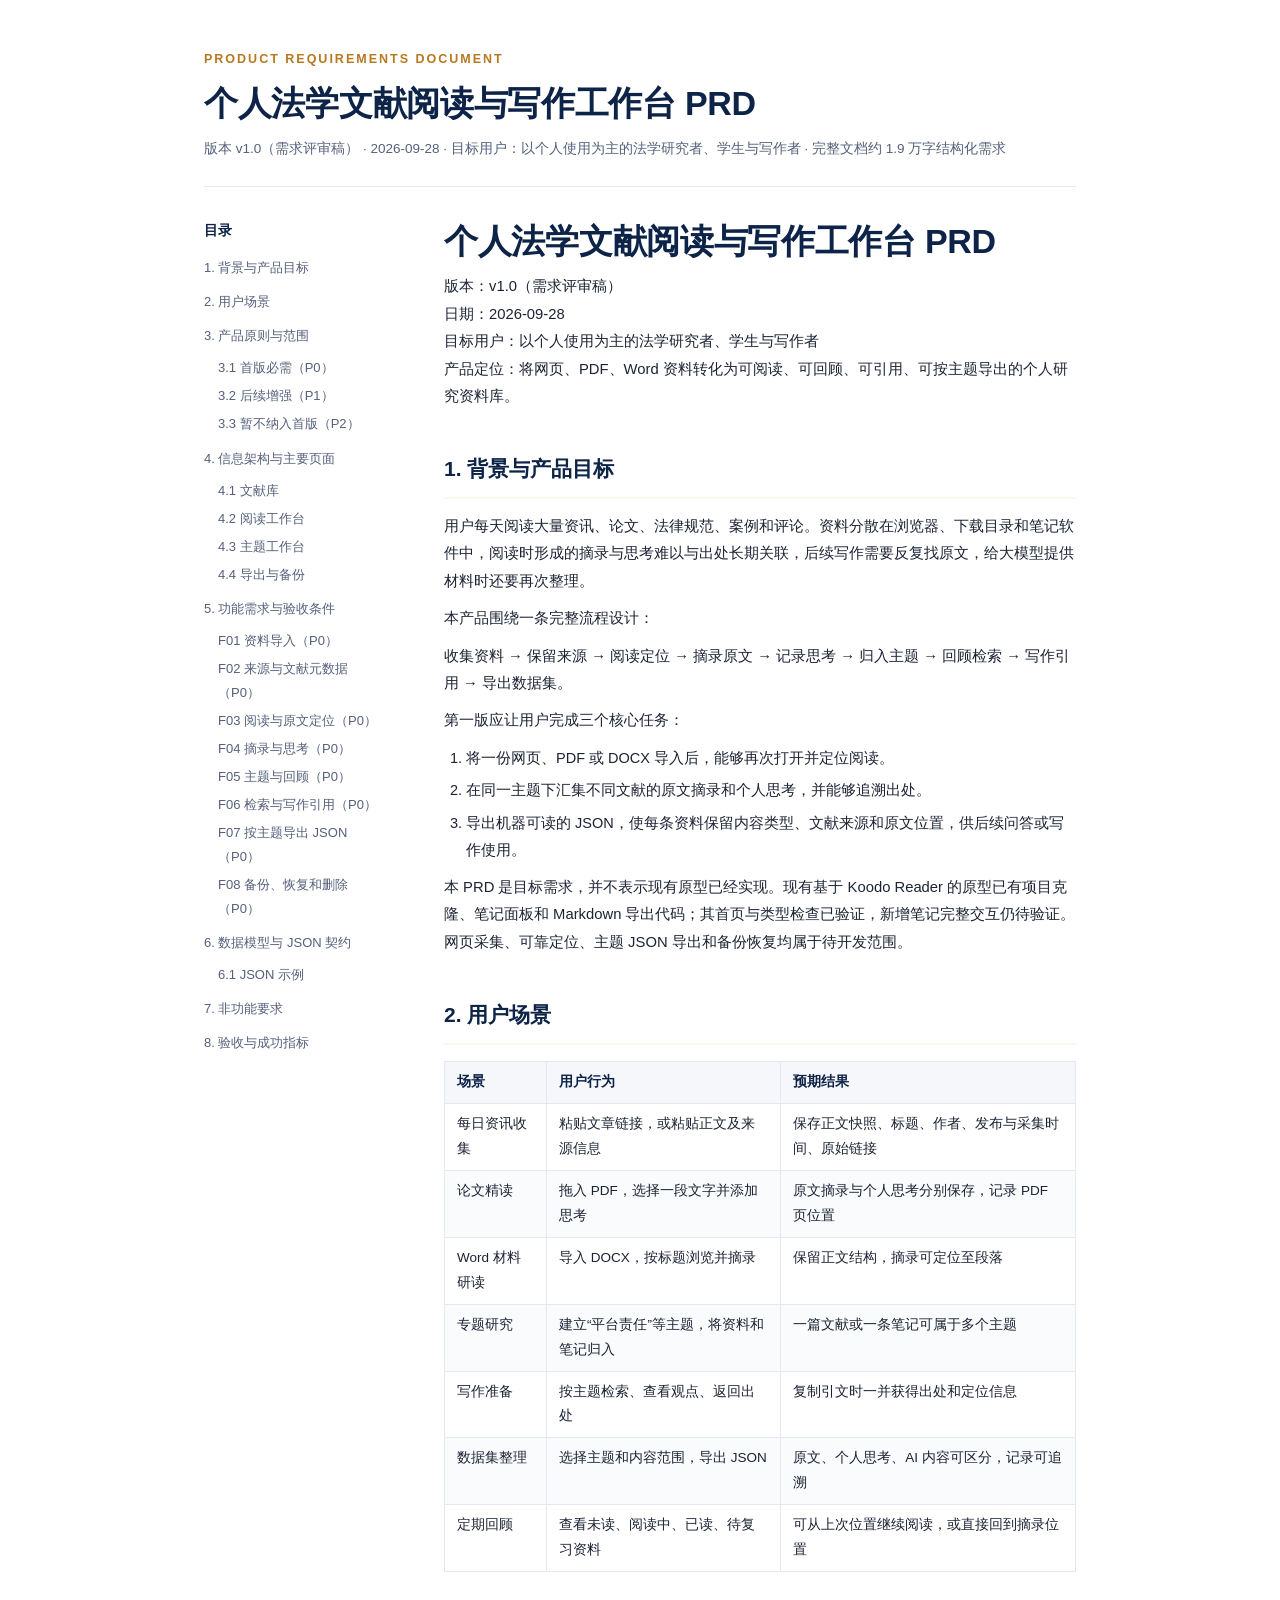
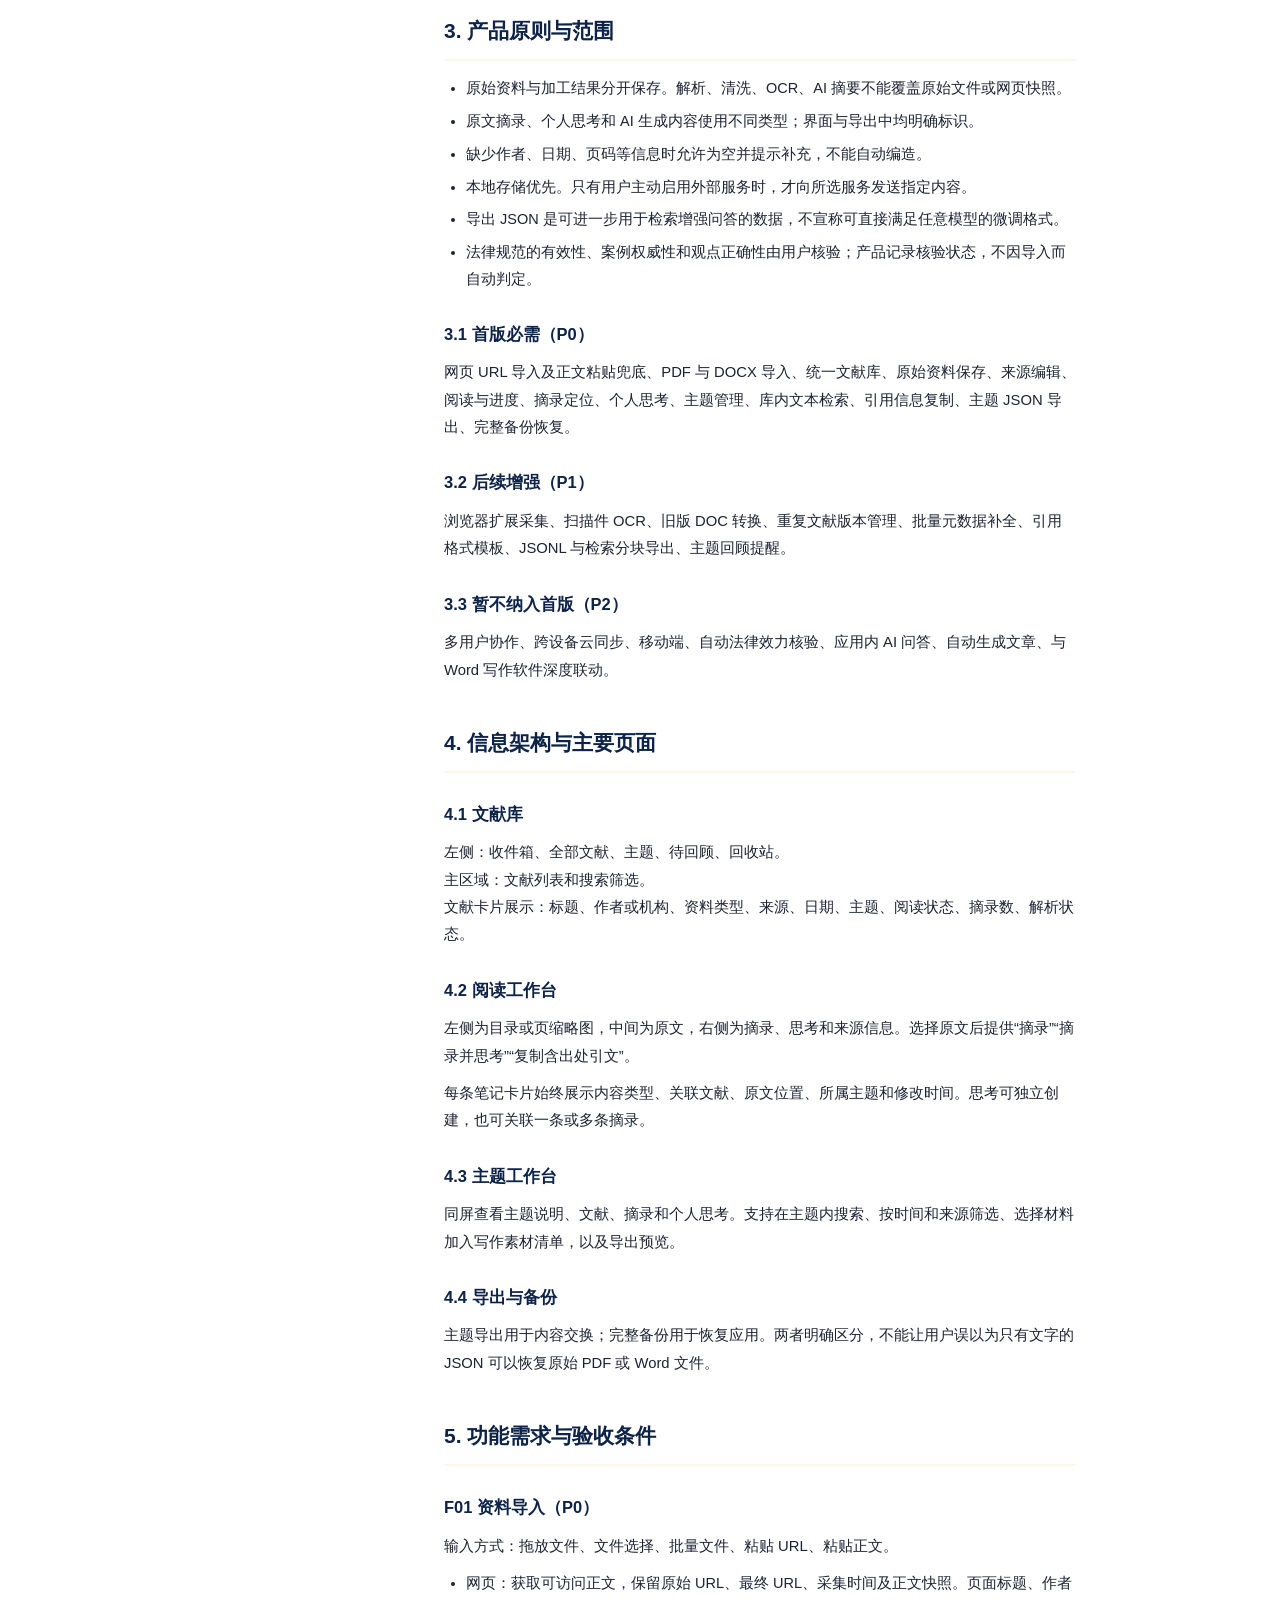
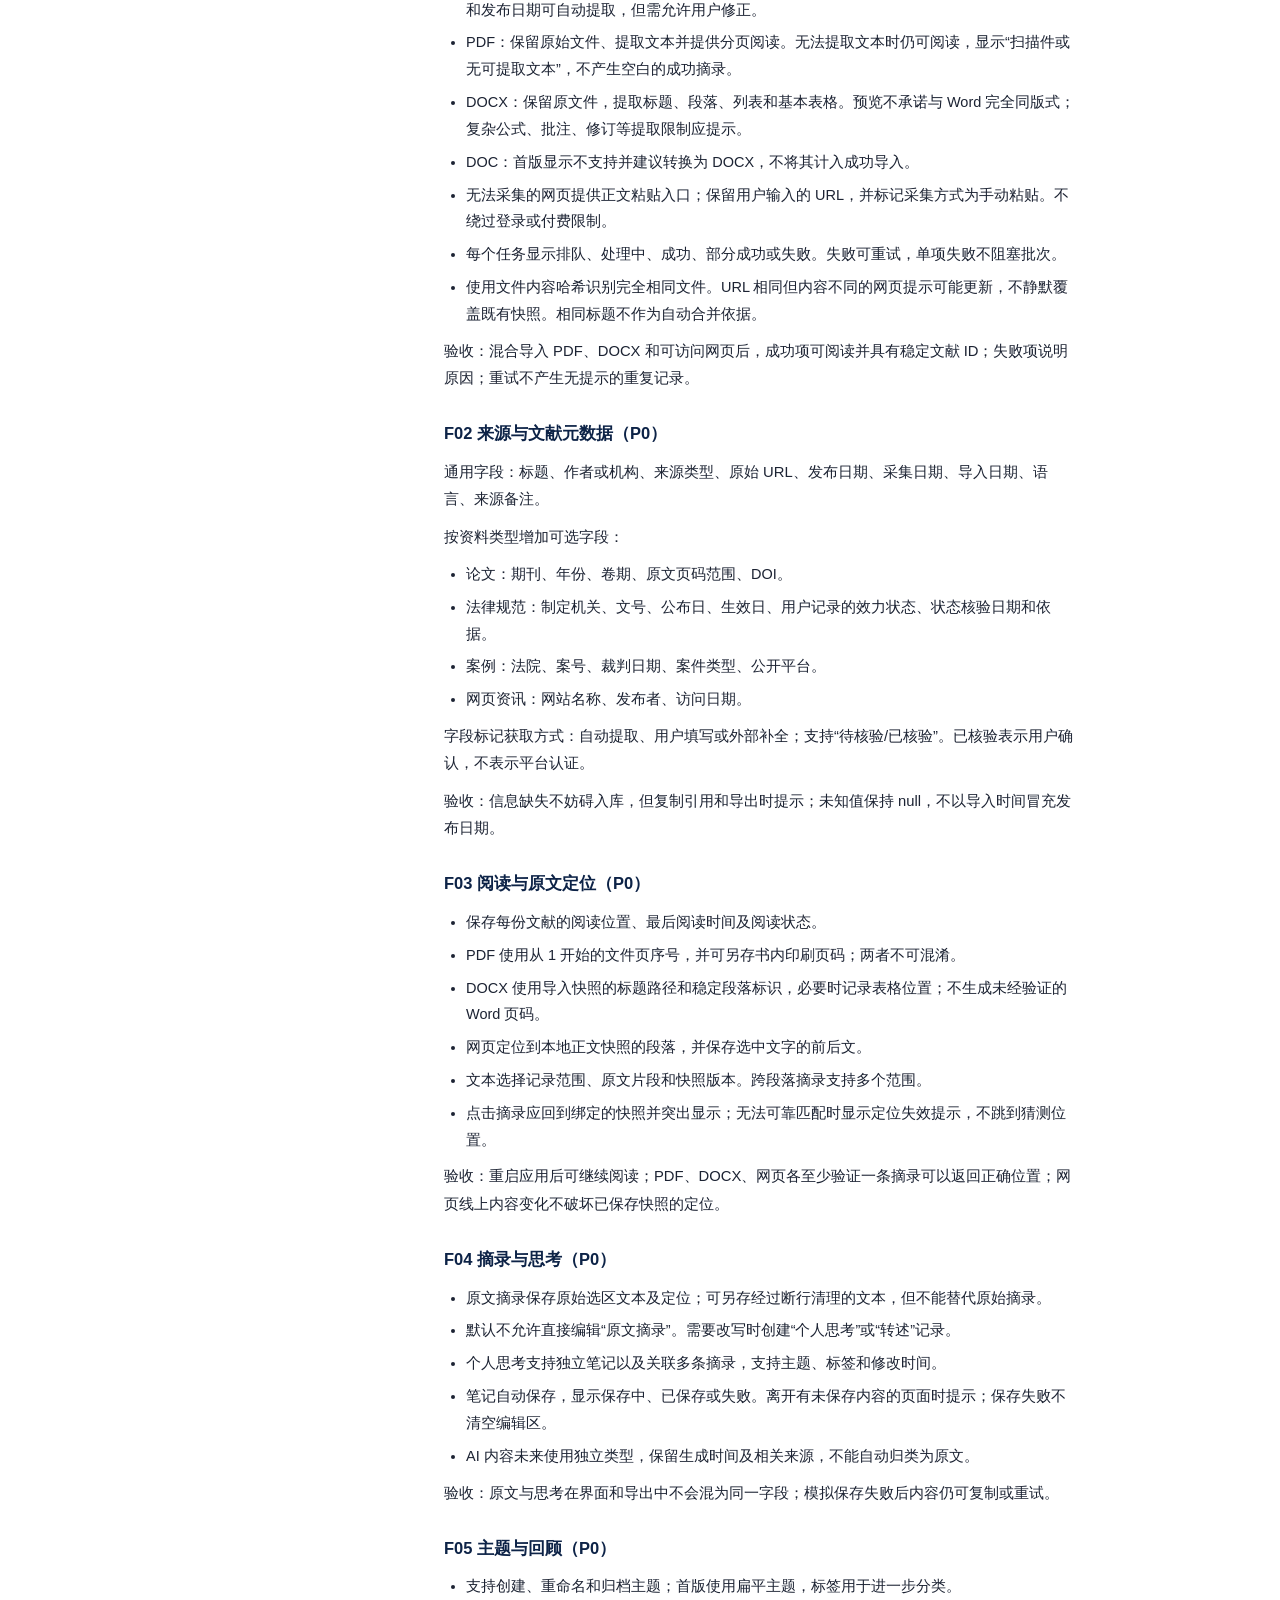
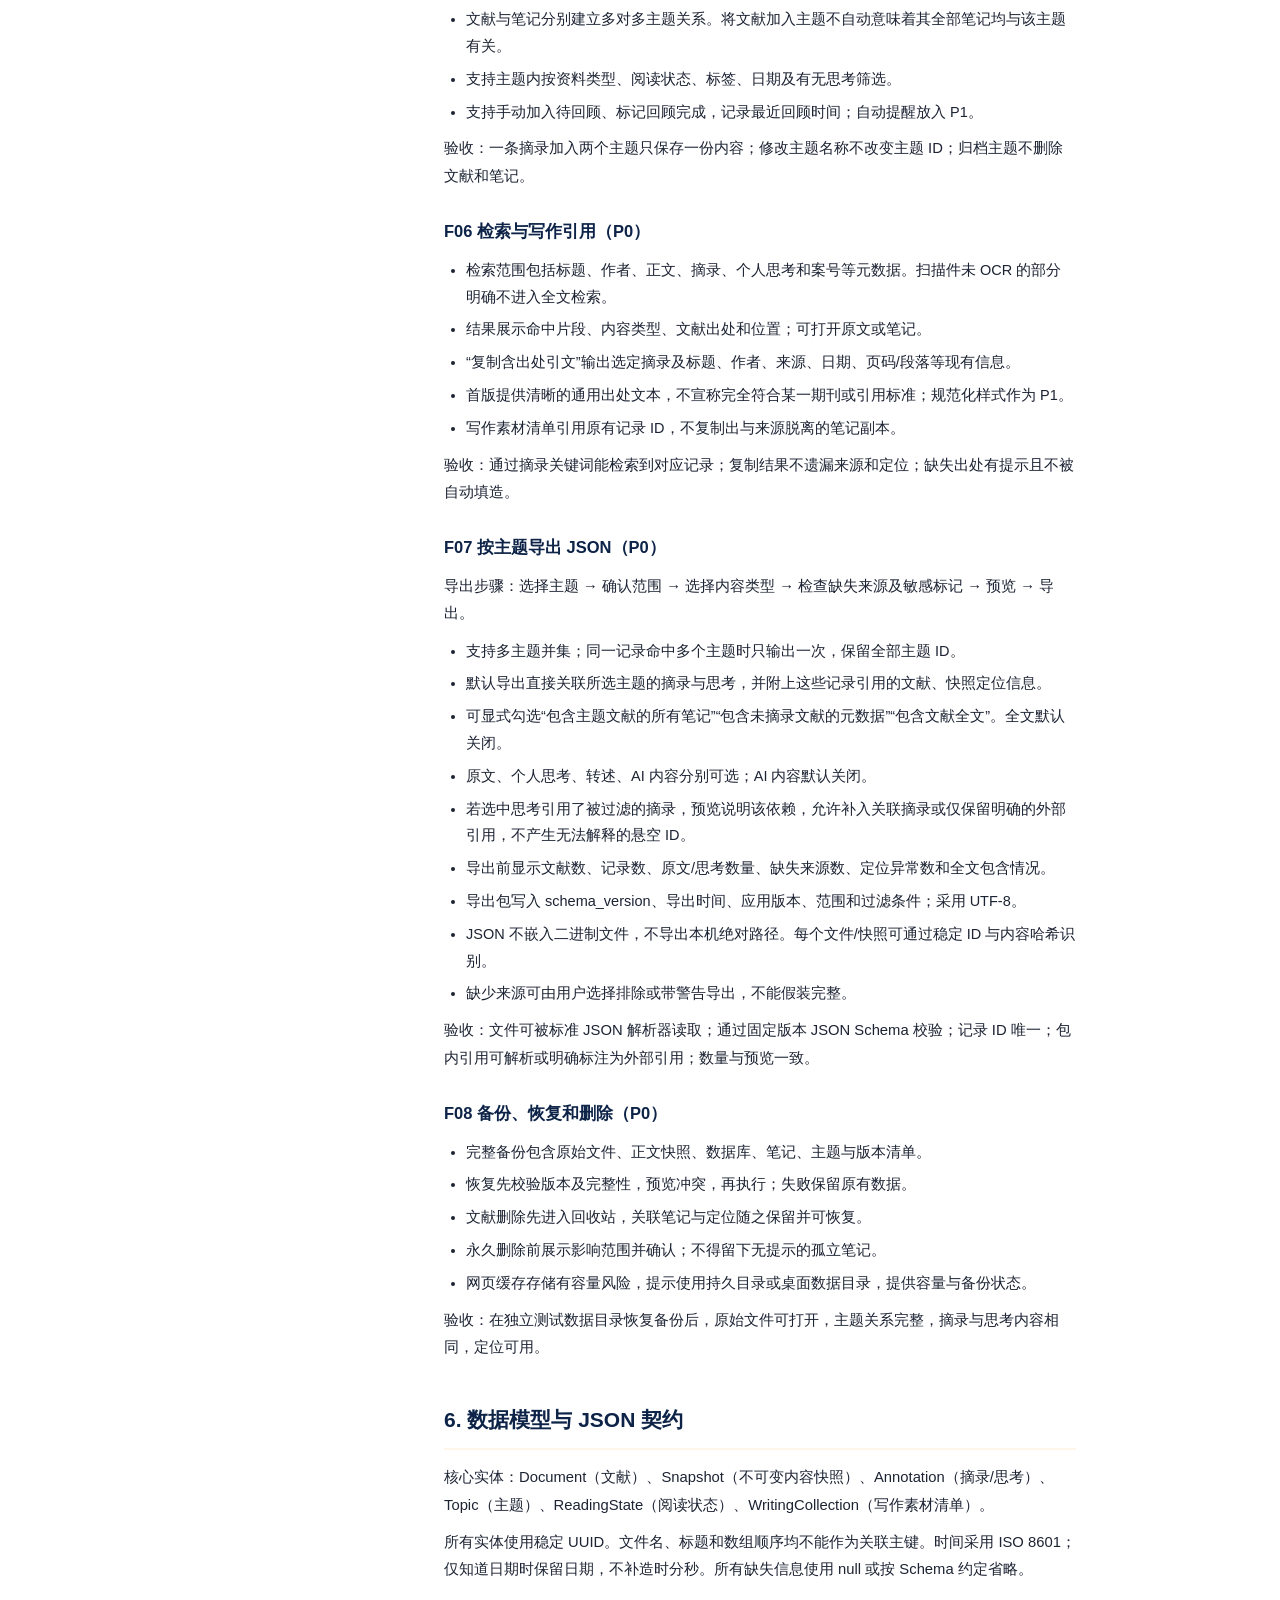
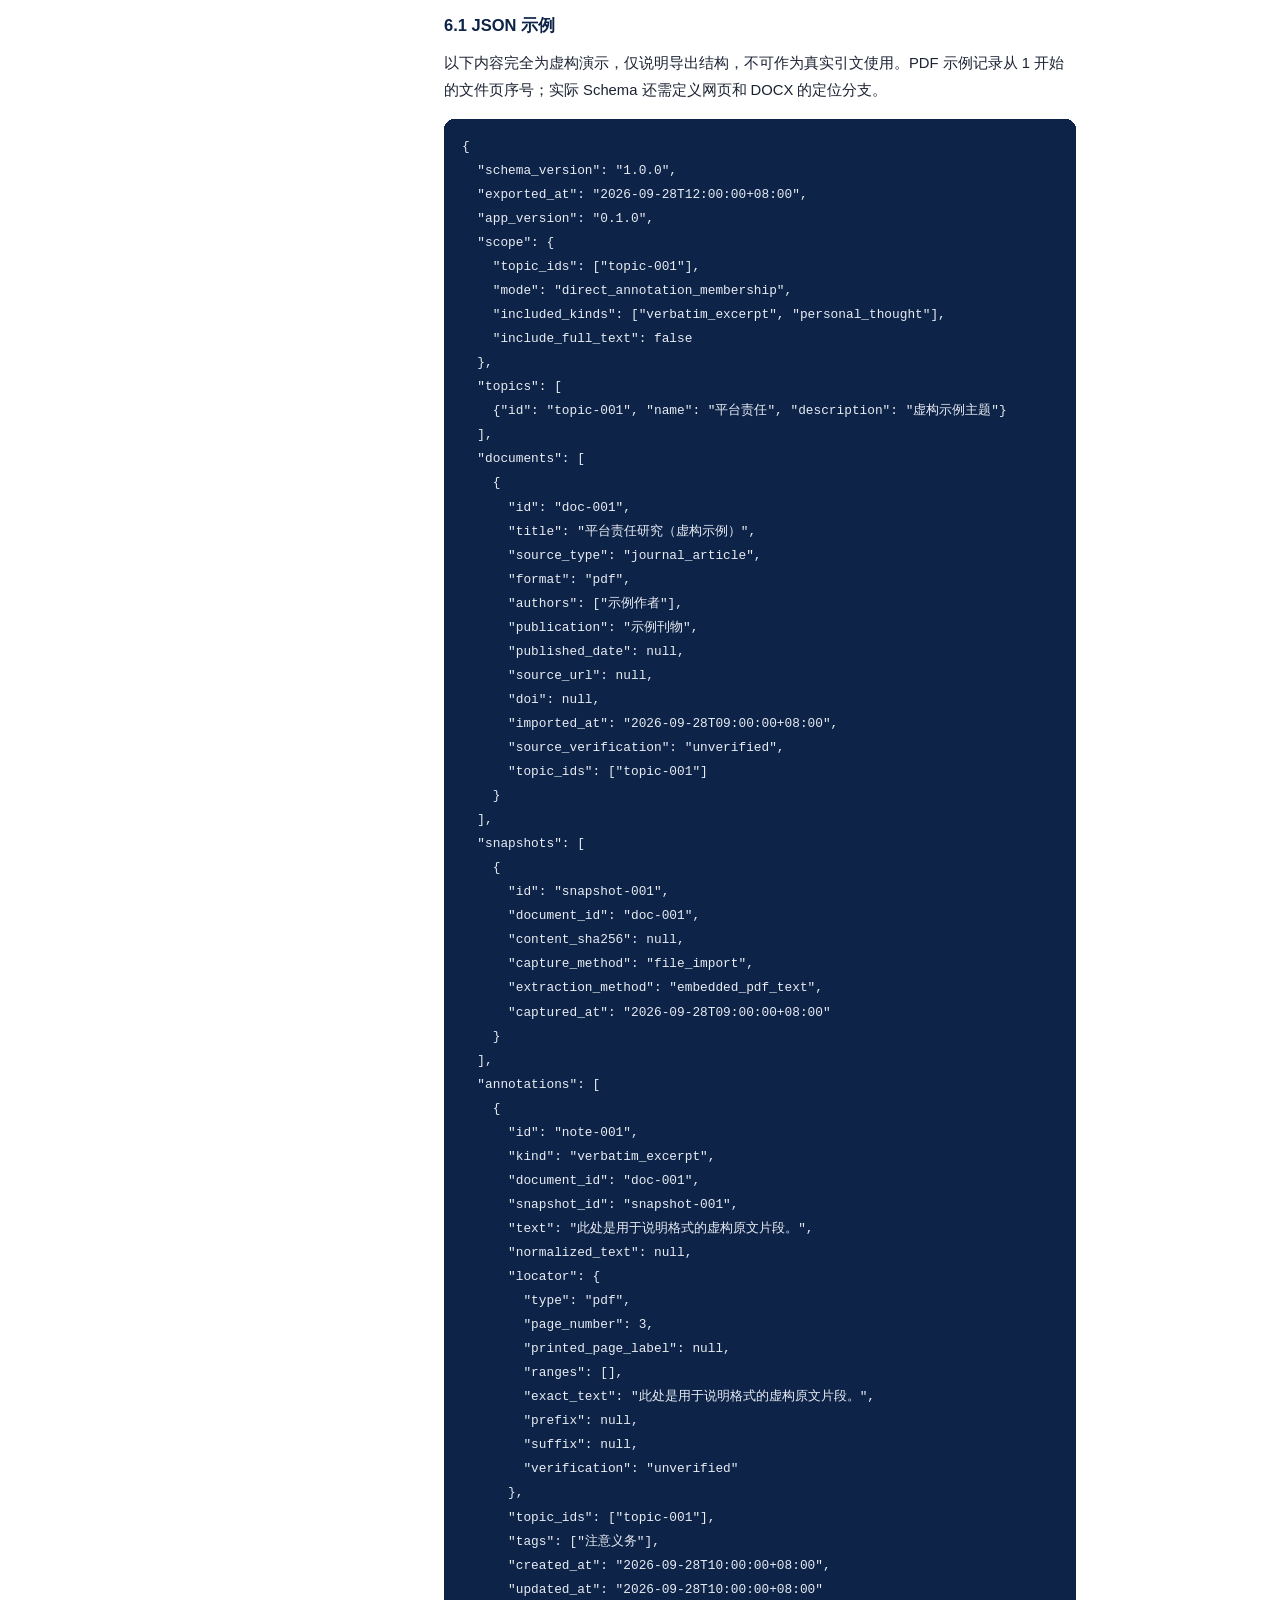
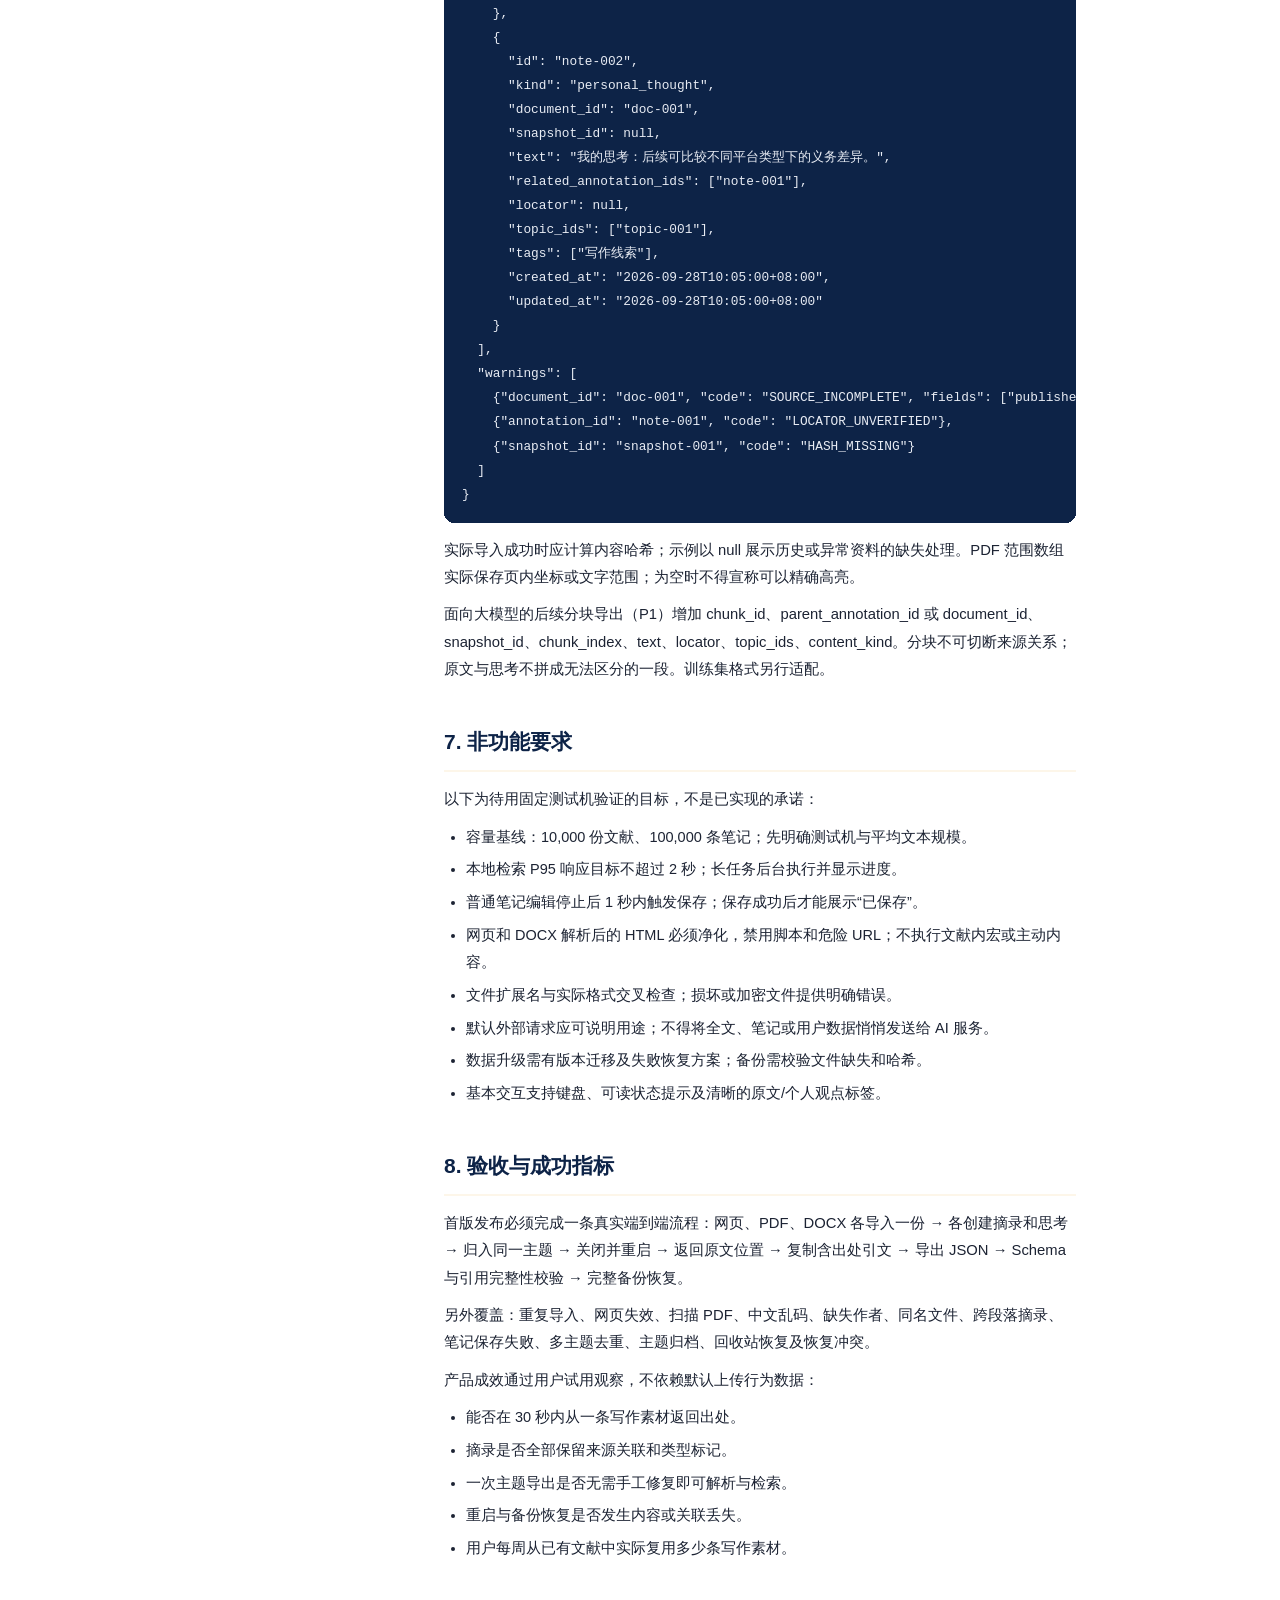
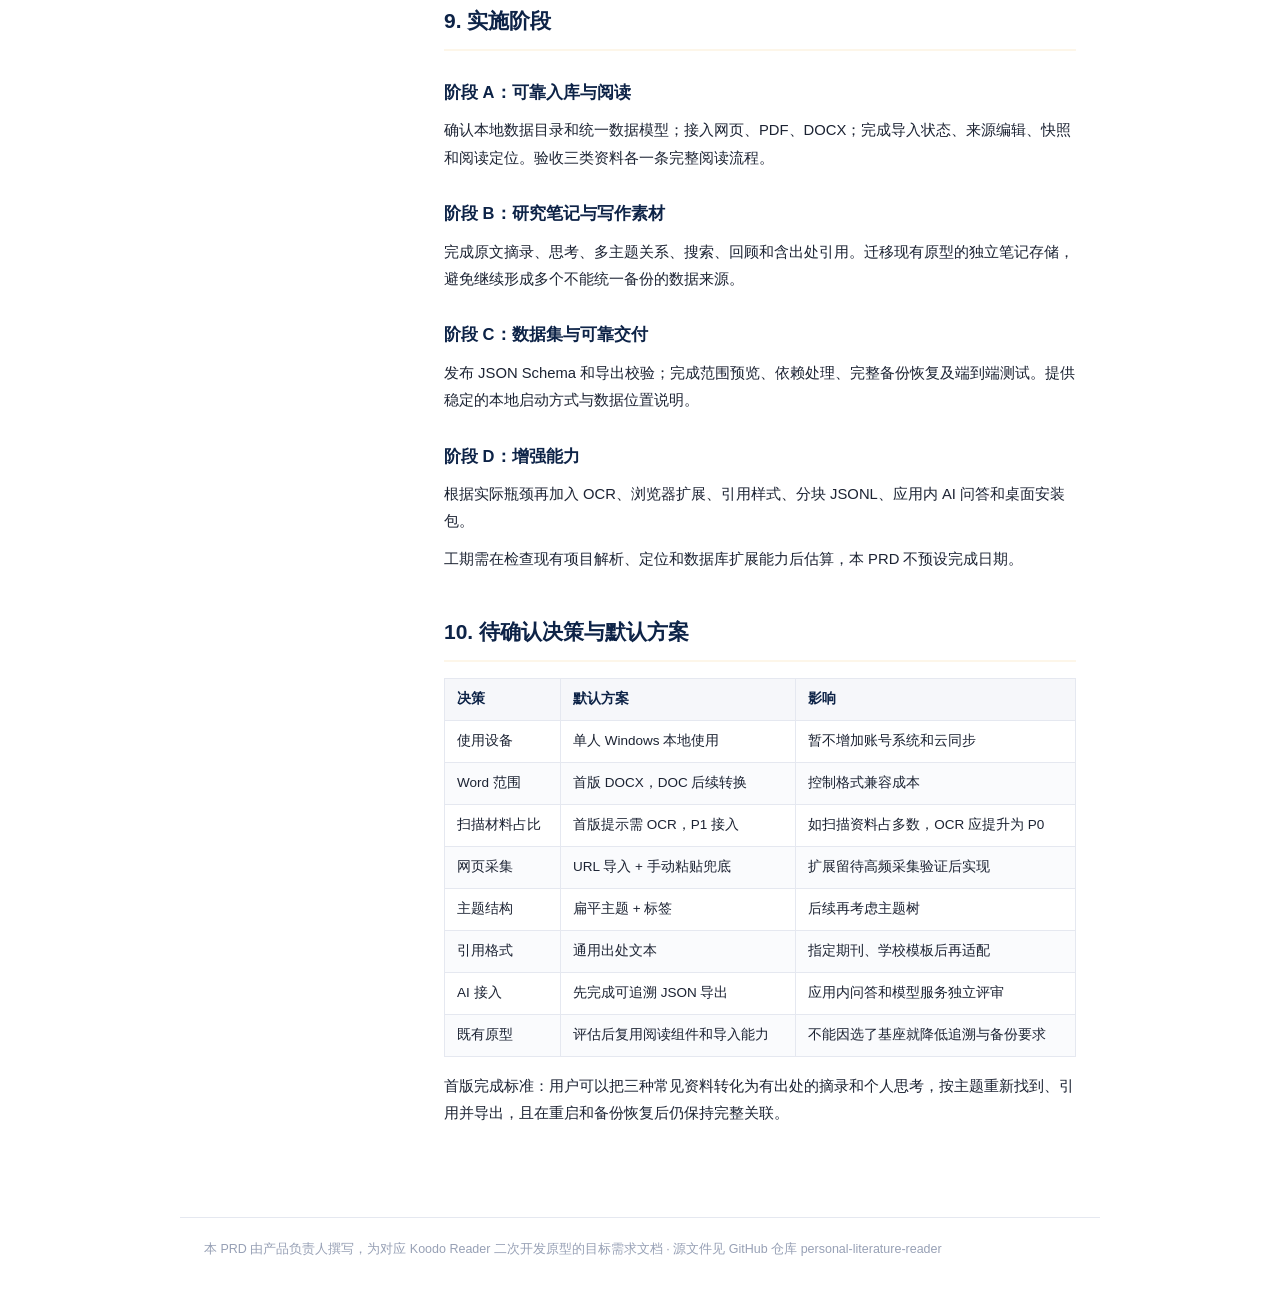
<file: demo/prd/index.html>
<!DOCTYPE html>
<html lang="zh-CN">
<head>
<meta charset="UTF-8"/>
<meta name="viewport" content="width=device-width, initial-scale=1.0"/>
<title>个人法学文献阅读与写作工作台 · PRD v1.0</title>
<meta name="description" content="产品需求文档 PRD v1.0：个人法学文献阅读与写作工作台——收集资料、保留来源、摘录原文、记录思考、主题归档、写作引用、导出数据集。"/>
<link rel="icon" href="data:image/svg+xml,<svg xmlns='http://www.w3.org/2000/svg' viewBox='0 0 100 100'><text y='80' font-size='80'>📜</text></svg>"/>
<style>
:root{--navy:#13326e;--navy-deep:#0d2347;--ink:#1c2333;--ink-soft:#55607a;--line:#e5e8f0;--accent:#b7791f;--accent-soft:#fdf6e9;}
*{margin:0;padding:0;box-sizing:border-box}
body{font-family:-apple-system,BlinkMacSystemFont,"Segoe UI","PingFang SC","Hiragino Sans GB","Microsoft YaHei",sans-serif;color:var(--ink);background:#fff;line-height:1.85;-webkit-font-smoothing:antialiased}
a{color:var(--navy)}
.doc-head{max-width:920px;margin:0 auto;padding:48px 24px 8px}
.doc-eyebrow{font-size:12.5px;font-weight:700;letter-spacing:2px;text-transform:uppercase;color:var(--accent);margin-bottom:10px}
h1{font-size:clamp(24px,4vw,34px);font-weight:800;color:var(--navy-deep);line-height:1.3;letter-spacing:-.3px}
.doc-meta{margin-top:12px;font-size:13.5px;color:var(--ink-soft);border-bottom:1px solid var(--line);padding-bottom:24px}
.doc-body{max-width:920px;margin:0 auto;padding:24px 24px 80px;display:grid;grid-template-columns:200px 1fr;gap:40px}
.toc{position:sticky;top:24px;align-self:start;max-height:calc(100vh - 48px);overflow:auto;font-size:13px;padding-right:8px}
.toc-title{font-weight:800;color:var(--navy-deep);font-size:13.5px;margin-bottom:10px}
.toc ul{list-style:none}
.toc>ul>li{margin-bottom:6px}
.toc ul ul{padding-left:14px;margin-top:4px}
.toc a{color:var(--ink-soft);text-decoration:none;display:block;padding:2px 0}
.toc a:hover{color:var(--navy)}
.content{min-width:0}
.content h2{font-size:21px;font-weight:800;color:var(--navy-deep);margin:40px 0 14px;padding-bottom:8px;border-bottom:2px solid var(--accent-soft)}
.content h2:first-child{margin-top:8px}
.content h3{font-size:16.5px;font-weight:700;color:var(--navy-deep);margin:26px 0 10px}
.content h4{font-size:14.5px;font-weight:700;color:var(--ink);margin:20px 0 8px}
.content p{font-size:14.8px;margin:10px 0;color:var(--ink)}
.content ul,.content ol{margin:10px 0 10px 22px;font-size:14.5px}
.content li{margin-bottom:6px}
.content table{border-collapse:collapse;width:100%;margin:16px 0;font-size:13.5px}
.content th{background:#f6f7fa;text-align:left;font-weight:700;color:var(--navy-deep)}
.content th,.content td{border:1px solid var(--line);padding:8px 12px;vertical-align:top}
.content tr:nth-child(even) td{background:#fafbfd}
.content code{font-family:ui-monospace,SFMono-Regular,Menlo,Consolas,monospace;font-size:12.8px;background:#f6f7fa;border:1px solid var(--line);border-radius:4px;padding:1px 6px}
.content pre{background:var(--navy-deep);color:#e8ecf4;border-radius:10px;padding:16px 18px;overflow:auto;margin:14px 0}
.content pre code{background:none;border:none;color:inherit;padding:0}
.content blockquote{border-left:3px solid var(--accent);background:var(--accent-soft);padding:10px 16px;margin:14px 0;border-radius:0 8px 8px 0;color:#7a5310}
.content strong{color:var(--navy-deep)}
.doc-foot{max-width:920px;margin:0 auto;padding:20px 24px 48px;border-top:1px solid var(--line);font-size:12.5px;color:#97a0b5}
@media(max-width:820px){.doc-body{grid-template-columns:1fr;gap:0}.toc{position:static;max-height:none;border:1px solid var(--line);border-radius:10px;padding:14px 16px;margin-bottom:20px;background:#fafbfd}}
</style>
</head>
<body>
<header class="doc-head">
  <p class="doc-eyebrow">Product Requirements Document</p>
  <h1>个人法学文献阅读与写作工作台 PRD</h1>
  <p class="doc-meta">版本 v1.0（需求评审稿） · 2026-09-28 · 目标用户：以个人使用为主的法学研究者、学生与写作者 · 完整文档约 1.9 万字结构化需求</p>
</header>
<div class="doc-body">
  <nav class="toc"><p class="toc-title">目录</p><div class="toc">
<ul>
<li><a href="#1">1. 背景与产品目标</a></li>
<li><a href="#2">2. 用户场景</a></li>
<li><a href="#3">3. 产品原则与范围</a><ul>
<li><a href="#31-p0">3.1 首版必需（P0）</a></li>
<li><a href="#32-p1">3.2 后续增强（P1）</a></li>
<li><a href="#33-p2">3.3 暂不纳入首版（P2）</a></li>
</ul>
</li>
<li><a href="#4">4. 信息架构与主要页面</a><ul>
<li><a href="#41">4.1 文献库</a></li>
<li><a href="#42">4.2 阅读工作台</a></li>
<li><a href="#43">4.3 主题工作台</a></li>
<li><a href="#44">4.4 导出与备份</a></li>
</ul>
</li>
<li><a href="#5">5. 功能需求与验收条件</a><ul>
<li><a href="#f01-p0">F01 资料导入（P0）</a></li>
<li><a href="#f02-p0">F02 来源与文献元数据（P0）</a></li>
<li><a href="#f03-p0">F03 阅读与原文定位（P0）</a></li>
<li><a href="#f04-p0">F04 摘录与思考（P0）</a></li>
<li><a href="#f05-p0">F05 主题与回顾（P0）</a></li>
<li><a href="#f06-p0">F06 检索与写作引用（P0）</a></li>
<li><a href="#f07-jsonp0">F07 按主题导出 JSON（P0）</a></li>
<li><a href="#f08-p0">F08 备份、恢复和删除（P0）</a></li>
</ul>
</li>
<li><a href="#6-json">6. 数据模型与 JSON 契约</a><ul>
<li><a href="#61-json">6.1 JSON 示例</a></li>
</ul>
</li>
<li><a href="#7">7. 非功能要求</a></li>
<li><a href="#8">8. 验收与成功指标</a></li>
<li><a href="#9">9. 实施阶段</a><ul>
<li><a href="#a">阶段 A：可靠入库与阅读</a></li>
<li><a href="#b">阶段 B：研究笔记与写作素材</a></li>
<li><a href="#c">阶段 C：数据集与可靠交付</a></li>
<li><a href="#d">阶段 D：增强能力</a></li>
</ul>
</li>
<li><a href="#10">10. 待确认决策与默认方案</a></li>
</ul>
</div>
</nav>
  <main class="content"><h1 id="prd">个人法学文献阅读与写作工作台 PRD</h1>
<p>版本：v1.0（需求评审稿）<br />
日期：2026-09-28<br />
目标用户：以个人使用为主的法学研究者、学生与写作者<br />
产品定位：将网页、PDF、Word 资料转化为可阅读、可回顾、可引用、可按主题导出的个人研究资料库。</p>
<h2 id="1">1. 背景与产品目标</h2>
<p>用户每天阅读大量资讯、论文、法律规范、案例和评论。资料分散在浏览器、下载目录和笔记软件中，阅读时形成的摘录与思考难以与出处长期关联，后续写作需要反复找原文，给大模型提供材料时还要再次整理。</p>
<p>本产品围绕一条完整流程设计：</p>
<p>收集资料 → 保留来源 → 阅读定位 → 摘录原文 → 记录思考 → 归入主题 → 回顾检索 → 写作引用 → 导出数据集。</p>
<p>第一版应让用户完成三个核心任务：</p>
<ol>
<li>将一份网页、PDF 或 DOCX 导入后，能够再次打开并定位阅读。</li>
<li>在同一主题下汇集不同文献的原文摘录和个人思考，并能够追溯出处。</li>
<li>导出机器可读的 JSON，使每条资料保留内容类型、文献来源和原文位置，供后续问答或写作使用。</li>
</ol>
<p>本 PRD 是目标需求，并不表示现有原型已经实现。现有基于 Koodo Reader 的原型已有项目克隆、笔记面板和 Markdown 导出代码；其首页与类型检查已验证，新增笔记完整交互仍待验证。网页采集、可靠定位、主题 JSON 导出和备份恢复均属于待开发范围。</p>
<h2 id="2">2. 用户场景</h2>
<table>
<thead>
<tr>
<th>场景</th>
<th>用户行为</th>
<th>预期结果</th>
</tr>
</thead>
<tbody>
<tr>
<td>每日资讯收集</td>
<td>粘贴文章链接，或粘贴正文及来源信息</td>
<td>保存正文快照、标题、作者、发布与采集时间、原始链接</td>
</tr>
<tr>
<td>论文精读</td>
<td>拖入 PDF，选择一段文字并添加思考</td>
<td>原文摘录与个人思考分别保存，记录 PDF 页位置</td>
</tr>
<tr>
<td>Word 材料研读</td>
<td>导入 DOCX，按标题浏览并摘录</td>
<td>保留正文结构，摘录可定位至段落</td>
</tr>
<tr>
<td>专题研究</td>
<td>建立“平台责任”等主题，将资料和笔记归入</td>
<td>一篇文献或一条笔记可属于多个主题</td>
</tr>
<tr>
<td>写作准备</td>
<td>按主题检索、查看观点、返回出处</td>
<td>复制引文时一并获得出处和定位信息</td>
</tr>
<tr>
<td>数据集整理</td>
<td>选择主题和内容范围，导出 JSON</td>
<td>原文、个人思考、AI 内容可区分，记录可追溯</td>
</tr>
<tr>
<td>定期回顾</td>
<td>查看未读、阅读中、已读、待复习资料</td>
<td>可从上次位置继续阅读，或直接回到摘录位置</td>
</tr>
</tbody>
</table>
<h2 id="3">3. 产品原则与范围</h2>
<ul>
<li>原始资料与加工结果分开保存。解析、清洗、OCR、AI 摘要不能覆盖原始文件或网页快照。</li>
<li>原文摘录、个人思考和 AI 生成内容使用不同类型；界面与导出中均明确标识。</li>
<li>缺少作者、日期、页码等信息时允许为空并提示补充，不能自动编造。</li>
<li>本地存储优先。只有用户主动启用外部服务时，才向所选服务发送指定内容。</li>
<li>导出 JSON 是可进一步用于检索增强问答的数据，不宣称可直接满足任意模型的微调格式。</li>
<li>法律规范的有效性、案例权威性和观点正确性由用户核验；产品记录核验状态，不因导入而自动判定。</li>
</ul>
<h3 id="31-p0">3.1 首版必需（P0）</h3>
<p>网页 URL 导入及正文粘贴兜底、PDF 与 DOCX 导入、统一文献库、原始资料保存、来源编辑、阅读与进度、摘录定位、个人思考、主题管理、库内文本检索、引用信息复制、主题 JSON 导出、完整备份恢复。</p>
<h3 id="32-p1">3.2 后续增强（P1）</h3>
<p>浏览器扩展采集、扫描件 OCR、旧版 DOC 转换、重复文献版本管理、批量元数据补全、引用格式模板、JSONL 与检索分块导出、主题回顾提醒。</p>
<h3 id="33-p2">3.3 暂不纳入首版（P2）</h3>
<p>多用户协作、跨设备云同步、移动端、自动法律效力核验、应用内 AI 问答、自动生成文章、与 Word 写作软件深度联动。</p>
<h2 id="4">4. 信息架构与主要页面</h2>
<h3 id="41">4.1 文献库</h3>
<p>左侧：收件箱、全部文献、主题、待回顾、回收站。<br />
主区域：文献列表和搜索筛选。<br />
文献卡片展示：标题、作者或机构、资料类型、来源、日期、主题、阅读状态、摘录数、解析状态。</p>
<h3 id="42">4.2 阅读工作台</h3>
<p>左侧为目录或页缩略图，中间为原文，右侧为摘录、思考和来源信息。选择原文后提供“摘录”“摘录并思考”“复制含出处引文”。</p>
<p>每条笔记卡片始终展示内容类型、关联文献、原文位置、所属主题和修改时间。思考可独立创建，也可关联一条或多条摘录。</p>
<h3 id="43">4.3 主题工作台</h3>
<p>同屏查看主题说明、文献、摘录和个人思考。支持在主题内搜索、按时间和来源筛选、选择材料加入写作素材清单，以及导出预览。</p>
<h3 id="44">4.4 导出与备份</h3>
<p>主题导出用于内容交换；完整备份用于恢复应用。两者明确区分，不能让用户误以为只有文字的 JSON 可以恢复原始 PDF 或 Word 文件。</p>
<h2 id="5">5. 功能需求与验收条件</h2>
<h3 id="f01-p0">F01 资料导入（P0）</h3>
<p>输入方式：拖放文件、文件选择、批量文件、粘贴 URL、粘贴正文。</p>
<ul>
<li>网页：获取可访问正文，保留原始 URL、最终 URL、采集时间及正文快照。页面标题、作者和发布日期可自动提取，但需允许用户修正。</li>
<li>PDF：保留原始文件、提取文本并提供分页阅读。无法提取文本时仍可阅读，显示“扫描件或无可提取文本”，不产生空白的成功摘录。</li>
<li>DOCX：保留原文件，提取标题、段落、列表和基本表格。预览不承诺与 Word 完全同版式；复杂公式、批注、修订等提取限制应提示。</li>
<li>DOC：首版显示不支持并建议转换为 DOCX，不将其计入成功导入。</li>
<li>无法采集的网页提供正文粘贴入口；保留用户输入的 URL，并标记采集方式为手动粘贴。不绕过登录或付费限制。</li>
<li>每个任务显示排队、处理中、成功、部分成功或失败。失败可重试，单项失败不阻塞批次。</li>
<li>使用文件内容哈希识别完全相同文件。URL 相同但内容不同的网页提示可能更新，不静默覆盖既有快照。相同标题不作为自动合并依据。</li>
</ul>
<p>验收：混合导入 PDF、DOCX 和可访问网页后，成功项可阅读并具有稳定文献 ID；失败项说明原因；重试不产生无提示的重复记录。</p>
<h3 id="f02-p0">F02 来源与文献元数据（P0）</h3>
<p>通用字段：标题、作者或机构、来源类型、原始 URL、发布日期、采集日期、导入日期、语言、来源备注。</p>
<p>按资料类型增加可选字段：</p>
<ul>
<li>论文：期刊、年份、卷期、原文页码范围、DOI。</li>
<li>法律规范：制定机关、文号、公布日、生效日、用户记录的效力状态、状态核验日期和依据。</li>
<li>案例：法院、案号、裁判日期、案件类型、公开平台。</li>
<li>网页资讯：网站名称、发布者、访问日期。</li>
</ul>
<p>字段标记获取方式：自动提取、用户填写或外部补全；支持“待核验/已核验”。已核验表示用户确认，不表示平台认证。</p>
<p>验收：信息缺失不妨碍入库，但复制引用和导出时提示；未知值保持 null，不以导入时间冒充发布日期。</p>
<h3 id="f03-p0">F03 阅读与原文定位（P0）</h3>
<ul>
<li>保存每份文献的阅读位置、最后阅读时间及阅读状态。</li>
<li>PDF 使用从 1 开始的文件页序号，并可另存书内印刷页码；两者不可混淆。</li>
<li>DOCX 使用导入快照的标题路径和稳定段落标识，必要时记录表格位置；不生成未经验证的 Word 页码。</li>
<li>网页定位到本地正文快照的段落，并保存选中文字的前后文。</li>
<li>文本选择记录范围、原文片段和快照版本。跨段落摘录支持多个范围。</li>
<li>点击摘录应回到绑定的快照并突出显示；无法可靠匹配时显示定位失效提示，不跳到猜测位置。</li>
</ul>
<p>验收：重启应用后可继续阅读；PDF、DOCX、网页各至少验证一条摘录可以返回正确位置；网页线上内容变化不破坏已保存快照的定位。</p>
<h3 id="f04-p0">F04 摘录与思考（P0）</h3>
<ul>
<li>原文摘录保存原始选区文本及定位；可另存经过断行清理的文本，但不能替代原始摘录。</li>
<li>默认不允许直接编辑“原文摘录”。需要改写时创建“个人思考”或“转述”记录。</li>
<li>个人思考支持独立笔记以及关联多条摘录，支持主题、标签和修改时间。</li>
<li>笔记自动保存，显示保存中、已保存或失败。离开有未保存内容的页面时提示；保存失败不清空编辑区。</li>
<li>AI 内容未来使用独立类型，保留生成时间及相关来源，不能自动归类为原文。</li>
</ul>
<p>验收：原文与思考在界面和导出中不会混为同一字段；模拟保存失败后内容仍可复制或重试。</p>
<h3 id="f05-p0">F05 主题与回顾（P0）</h3>
<ul>
<li>支持创建、重命名和归档主题；首版使用扁平主题，标签用于进一步分类。</li>
<li>文献与笔记分别建立多对多主题关系。将文献加入主题不自动意味着其全部笔记均与该主题有关。</li>
<li>支持主题内按资料类型、阅读状态、标签、日期及有无思考筛选。</li>
<li>支持手动加入待回顾、标记回顾完成，记录最近回顾时间；自动提醒放入 P1。</li>
</ul>
<p>验收：一条摘录加入两个主题只保存一份内容；修改主题名称不改变主题 ID；归档主题不删除文献和笔记。</p>
<h3 id="f06-p0">F06 检索与写作引用（P0）</h3>
<ul>
<li>检索范围包括标题、作者、正文、摘录、个人思考和案号等元数据。扫描件未 OCR 的部分明确不进入全文检索。</li>
<li>结果展示命中片段、内容类型、文献出处和位置；可打开原文或笔记。</li>
<li>“复制含出处引文”输出选定摘录及标题、作者、来源、日期、页码/段落等现有信息。</li>
<li>首版提供清晰的通用出处文本，不宣称完全符合某一期刊或引用标准；规范化样式作为 P1。</li>
<li>写作素材清单引用原有记录 ID，不复制出与来源脱离的笔记副本。</li>
</ul>
<p>验收：通过摘录关键词能检索到对应记录；复制结果不遗漏来源和定位；缺失出处有提示且不被自动填造。</p>
<h3 id="f07-jsonp0">F07 按主题导出 JSON（P0）</h3>
<p>导出步骤：选择主题 → 确认范围 → 选择内容类型 → 检查缺失来源及敏感标记 → 预览 → 导出。</p>
<ul>
<li>支持多主题并集；同一记录命中多个主题时只输出一次，保留全部主题 ID。</li>
<li>默认导出直接关联所选主题的摘录与思考，并附上这些记录引用的文献、快照定位信息。</li>
<li>可显式勾选“包含主题文献的所有笔记”“包含未摘录文献的元数据”“包含文献全文”。全文默认关闭。</li>
<li>原文、个人思考、转述、AI 内容分别可选；AI 内容默认关闭。</li>
<li>若选中思考引用了被过滤的摘录，预览说明该依赖，允许补入关联摘录或仅保留明确的外部引用，不产生无法解释的悬空 ID。</li>
<li>导出前显示文献数、记录数、原文/思考数量、缺失来源数、定位异常数和全文包含情况。</li>
<li>导出包写入 schema_version、导出时间、应用版本、范围和过滤条件；采用 UTF-8。</li>
<li>JSON 不嵌入二进制文件，不导出本机绝对路径。每个文件/快照可通过稳定 ID 与内容哈希识别。</li>
<li>缺少来源可由用户选择排除或带警告导出，不能假装完整。</li>
</ul>
<p>验收：文件可被标准 JSON 解析器读取；通过固定版本 JSON Schema 校验；记录 ID 唯一；包内引用可解析或明确标注为外部引用；数量与预览一致。</p>
<h3 id="f08-p0">F08 备份、恢复和删除（P0）</h3>
<ul>
<li>完整备份包含原始文件、正文快照、数据库、笔记、主题与版本清单。</li>
<li>恢复先校验版本及完整性，预览冲突，再执行；失败保留原有数据。</li>
<li>文献删除先进入回收站，关联笔记与定位随之保留并可恢复。</li>
<li>永久删除前展示影响范围并确认；不得留下无提示的孤立笔记。</li>
<li>网页缓存存储有容量风险，提示使用持久目录或桌面数据目录，提供容量与备份状态。</li>
</ul>
<p>验收：在独立测试数据目录恢复备份后，原始文件可打开，主题关系完整，摘录与思考内容相同，定位可用。</p>
<h2 id="6-json">6. 数据模型与 JSON 契约</h2>
<p>核心实体：Document（文献）、Snapshot（不可变内容快照）、Annotation（摘录/思考）、Topic（主题）、ReadingState（阅读状态）、WritingCollection（写作素材清单）。</p>
<p>所有实体使用稳定 UUID。文件名、标题和数组顺序均不能作为关联主键。时间采用 ISO 8601；仅知道日期时保留日期，不补造时分秒。所有缺失信息使用 null 或按 Schema 约定省略。</p>
<h3 id="61-json">6.1 JSON 示例</h3>
<p>以下内容完全为虚构演示，仅说明导出结构，不可作为真实引文使用。PDF 示例记录从 1 开始的文件页序号；实际 Schema 还需定义网页和 DOCX 的定位分支。</p>
<pre><code class="language-json">{
  &quot;schema_version&quot;: &quot;1.0.0&quot;,
  &quot;exported_at&quot;: &quot;2026-09-28T12:00:00+08:00&quot;,
  &quot;app_version&quot;: &quot;0.1.0&quot;,
  &quot;scope&quot;: {
    &quot;topic_ids&quot;: [&quot;topic-001&quot;],
    &quot;mode&quot;: &quot;direct_annotation_membership&quot;,
    &quot;included_kinds&quot;: [&quot;verbatim_excerpt&quot;, &quot;personal_thought&quot;],
    &quot;include_full_text&quot;: false
  },
  &quot;topics&quot;: [
    {&quot;id&quot;: &quot;topic-001&quot;, &quot;name&quot;: &quot;平台责任&quot;, &quot;description&quot;: &quot;虚构示例主题&quot;}
  ],
  &quot;documents&quot;: [
    {
      &quot;id&quot;: &quot;doc-001&quot;,
      &quot;title&quot;: &quot;平台责任研究（虚构示例）&quot;,
      &quot;source_type&quot;: &quot;journal_article&quot;,
      &quot;format&quot;: &quot;pdf&quot;,
      &quot;authors&quot;: [&quot;示例作者&quot;],
      &quot;publication&quot;: &quot;示例刊物&quot;,
      &quot;published_date&quot;: null,
      &quot;source_url&quot;: null,
      &quot;doi&quot;: null,
      &quot;imported_at&quot;: &quot;2026-09-28T09:00:00+08:00&quot;,
      &quot;source_verification&quot;: &quot;unverified&quot;,
      &quot;topic_ids&quot;: [&quot;topic-001&quot;]
    }
  ],
  &quot;snapshots&quot;: [
    {
      &quot;id&quot;: &quot;snapshot-001&quot;,
      &quot;document_id&quot;: &quot;doc-001&quot;,
      &quot;content_sha256&quot;: null,
      &quot;capture_method&quot;: &quot;file_import&quot;,
      &quot;extraction_method&quot;: &quot;embedded_pdf_text&quot;,
      &quot;captured_at&quot;: &quot;2026-09-28T09:00:00+08:00&quot;
    }
  ],
  &quot;annotations&quot;: [
    {
      &quot;id&quot;: &quot;note-001&quot;,
      &quot;kind&quot;: &quot;verbatim_excerpt&quot;,
      &quot;document_id&quot;: &quot;doc-001&quot;,
      &quot;snapshot_id&quot;: &quot;snapshot-001&quot;,
      &quot;text&quot;: &quot;此处是用于说明格式的虚构原文片段。&quot;,
      &quot;normalized_text&quot;: null,
      &quot;locator&quot;: {
        &quot;type&quot;: &quot;pdf&quot;,
        &quot;page_number&quot;: 3,
        &quot;printed_page_label&quot;: null,
        &quot;ranges&quot;: [],
        &quot;exact_text&quot;: &quot;此处是用于说明格式的虚构原文片段。&quot;,
        &quot;prefix&quot;: null,
        &quot;suffix&quot;: null,
        &quot;verification&quot;: &quot;unverified&quot;
      },
      &quot;topic_ids&quot;: [&quot;topic-001&quot;],
      &quot;tags&quot;: [&quot;注意义务&quot;],
      &quot;created_at&quot;: &quot;2026-09-28T10:00:00+08:00&quot;,
      &quot;updated_at&quot;: &quot;2026-09-28T10:00:00+08:00&quot;
    },
    {
      &quot;id&quot;: &quot;note-002&quot;,
      &quot;kind&quot;: &quot;personal_thought&quot;,
      &quot;document_id&quot;: &quot;doc-001&quot;,
      &quot;snapshot_id&quot;: null,
      &quot;text&quot;: &quot;我的思考：后续可比较不同平台类型下的义务差异。&quot;,
      &quot;related_annotation_ids&quot;: [&quot;note-001&quot;],
      &quot;locator&quot;: null,
      &quot;topic_ids&quot;: [&quot;topic-001&quot;],
      &quot;tags&quot;: [&quot;写作线索&quot;],
      &quot;created_at&quot;: &quot;2026-09-28T10:05:00+08:00&quot;,
      &quot;updated_at&quot;: &quot;2026-09-28T10:05:00+08:00&quot;
    }
  ],
  &quot;warnings&quot;: [
    {&quot;document_id&quot;: &quot;doc-001&quot;, &quot;code&quot;: &quot;SOURCE_INCOMPLETE&quot;, &quot;fields&quot;: [&quot;published_date&quot;, &quot;source_url&quot;]},
    {&quot;annotation_id&quot;: &quot;note-001&quot;, &quot;code&quot;: &quot;LOCATOR_UNVERIFIED&quot;},
    {&quot;snapshot_id&quot;: &quot;snapshot-001&quot;, &quot;code&quot;: &quot;HASH_MISSING&quot;}
  ]
}
</code></pre>
<p>实际导入成功时应计算内容哈希；示例以 null 展示历史或异常资料的缺失处理。PDF 范围数组实际保存页内坐标或文字范围；为空时不得宣称可以精确高亮。</p>
<p>面向大模型的后续分块导出（P1）增加 chunk_id、parent_annotation_id 或 document_id、snapshot_id、chunk_index、text、locator、topic_ids、content_kind。分块不可切断来源关系；原文与思考不拼成无法区分的一段。训练集格式另行适配。</p>
<h2 id="7">7. 非功能要求</h2>
<p>以下为待用固定测试机验证的目标，不是已实现的承诺：</p>
<ul>
<li>容量基线：10,000 份文献、100,000 条笔记；先明确测试机与平均文本规模。</li>
<li>本地检索 P95 响应目标不超过 2 秒；长任务后台执行并显示进度。</li>
<li>普通笔记编辑停止后 1 秒内触发保存；保存成功后才能展示“已保存”。</li>
<li>网页和 DOCX 解析后的 HTML 必须净化，禁用脚本和危险 URL；不执行文献内宏或主动内容。</li>
<li>文件扩展名与实际格式交叉检查；损坏或加密文件提供明确错误。</li>
<li>默认外部请求应可说明用途；不得将全文、笔记或用户数据悄悄发送给 AI 服务。</li>
<li>数据升级需有版本迁移及失败恢复方案；备份需校验文件缺失和哈希。</li>
<li>基本交互支持键盘、可读状态提示及清晰的原文/个人观点标签。</li>
</ul>
<h2 id="8">8. 验收与成功指标</h2>
<p>首版发布必须完成一条真实端到端流程：网页、PDF、DOCX 各导入一份 → 各创建摘录和思考 → 归入同一主题 → 关闭并重启 → 返回原文位置 → 复制含出处引文 → 导出 JSON → Schema 与引用完整性校验 → 完整备份恢复。</p>
<p>另外覆盖：重复导入、网页失效、扫描 PDF、中文乱码、缺失作者、同名文件、跨段落摘录、笔记保存失败、多主题去重、主题归档、回收站恢复及恢复冲突。</p>
<p>产品成效通过用户试用观察，不依赖默认上传行为数据：</p>
<ul>
<li>能否在 30 秒内从一条写作素材返回出处。</li>
<li>摘录是否全部保留来源关联和类型标记。</li>
<li>一次主题导出是否无需手工修复即可解析与检索。</li>
<li>重启与备份恢复是否发生内容或关联丢失。</li>
<li>用户每周从已有文献中实际复用多少条写作素材。</li>
</ul>
<h2 id="9">9. 实施阶段</h2>
<h3 id="a">阶段 A：可靠入库与阅读</h3>
<p>确认本地数据目录和统一数据模型；接入网页、PDF、DOCX；完成导入状态、来源编辑、快照和阅读定位。验收三类资料各一条完整阅读流程。</p>
<h3 id="b">阶段 B：研究笔记与写作素材</h3>
<p>完成原文摘录、思考、多主题关系、搜索、回顾和含出处引用。迁移现有原型的独立笔记存储，避免继续形成多个不能统一备份的数据来源。</p>
<h3 id="c">阶段 C：数据集与可靠交付</h3>
<p>发布 JSON Schema 和导出校验；完成范围预览、依赖处理、完整备份恢复及端到端测试。提供稳定的本地启动方式与数据位置说明。</p>
<h3 id="d">阶段 D：增强能力</h3>
<p>根据实际瓶颈再加入 OCR、浏览器扩展、引用样式、分块 JSONL、应用内 AI 问答和桌面安装包。</p>
<p>工期需在检查现有项目解析、定位和数据库扩展能力后估算，本 PRD 不预设完成日期。</p>
<h2 id="10">10. 待确认决策与默认方案</h2>
<table>
<thead>
<tr>
<th>决策</th>
<th>默认方案</th>
<th>影响</th>
</tr>
</thead>
<tbody>
<tr>
<td>使用设备</td>
<td>单人 Windows 本地使用</td>
<td>暂不增加账号系统和云同步</td>
</tr>
<tr>
<td>Word 范围</td>
<td>首版 DOCX，DOC 后续转换</td>
<td>控制格式兼容成本</td>
</tr>
<tr>
<td>扫描材料占比</td>
<td>首版提示需 OCR，P1 接入</td>
<td>如扫描资料占多数，OCR 应提升为 P0</td>
</tr>
<tr>
<td>网页采集</td>
<td>URL 导入 + 手动粘贴兜底</td>
<td>扩展留待高频采集验证后实现</td>
</tr>
<tr>
<td>主题结构</td>
<td>扁平主题 + 标签</td>
<td>后续再考虑主题树</td>
</tr>
<tr>
<td>引用格式</td>
<td>通用出处文本</td>
<td>指定期刊、学校模板后再适配</td>
</tr>
<tr>
<td>AI 接入</td>
<td>先完成可追溯 JSON 导出</td>
<td>应用内问答和模型服务独立评审</td>
</tr>
<tr>
<td>既有原型</td>
<td>评估后复用阅读组件和导入能力</td>
<td>不能因选了基座就降低追溯与备份要求</td>
</tr>
</tbody>
</table>
<p>首版完成标准：用户可以把三种常见资料转化为有出处的摘录和个人思考，按主题重新找到、引用并导出，且在重启和备份恢复后仍保持完整关联。</p></main>
</div>
<footer class="doc-foot">本 PRD 由产品负责人撰写，为对应 Koodo Reader 二次开发原型的目标需求文档 · 源文件见 GitHub 仓库 personal-literature-reader</footer>
</body>
</html>
</file>
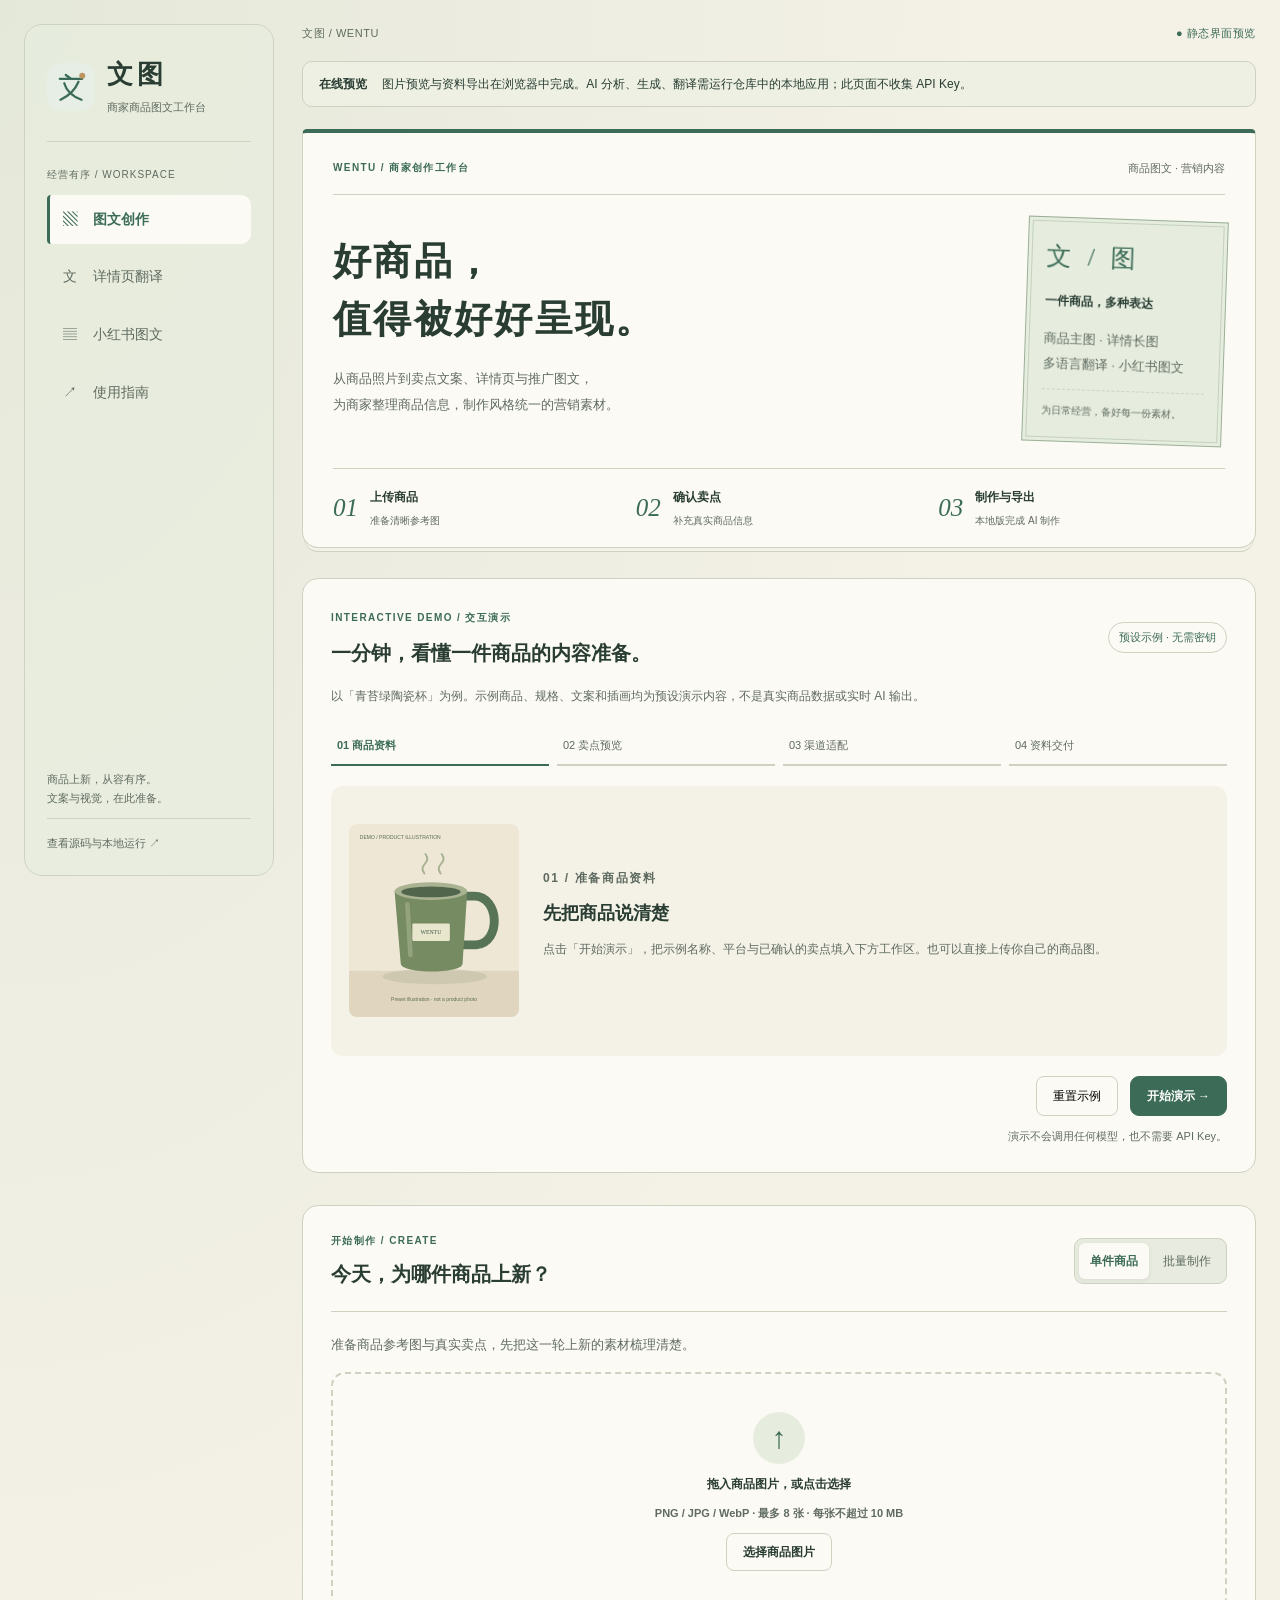
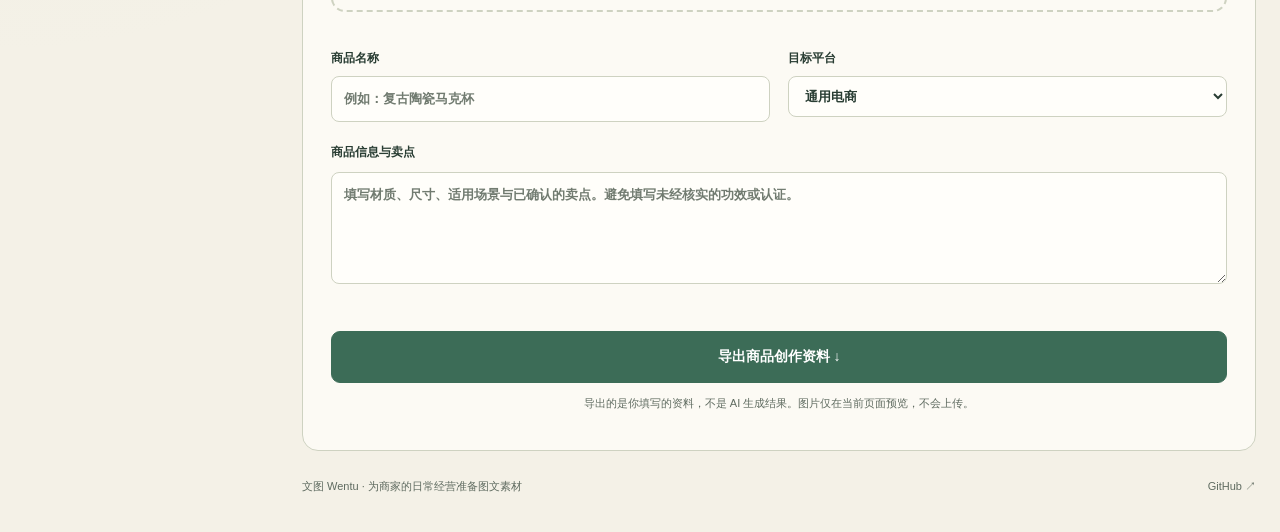
<file: demo/wentu/index.html>
<!doctype html>
<html lang="zh-CN">
<head><meta charset="utf-8"><meta name="viewport" content="width=device-width,initial-scale=1"><meta name="description" content="文图，面向商家的商品图文与营销素材工作台。浏览界面、准备商品资料，下载本地版开始 AI 创作。"><title>文图 Wentu · 交互 Demo</title><link rel="icon" href="./wentu-mark.svg"><link rel="stylesheet" href="./styles.css"><script src="./app.js" defer></script><script src="./demo.js" defer></script></head>
<body><a class="skip" href="#workspace">跳至工作区</a><div class="shell">
<aside><a class="brand" href="./"><img src="./wentu-mark.svg" width="48" height="48" alt=""><span><b>文图</b><small>商家商品图文工作台</small></span></a><p class="nav-label">经营有序 / WORKSPACE</p><nav aria-label="主导航"><button class="active" data-panel="create" aria-pressed="true">▧ <span>图文创作</span></button><button data-panel="translate" aria-pressed="false">文 <span>详情页翻译</span></button><button data-panel="social" aria-pressed="false">▤ <span>小红书图文</span></button><button data-panel="guide" aria-pressed="false">↗ <span>使用指南</span></button></nav><div class="aside-bottom"><p>商品上新，从容有序。<br>文案与视觉，在此准备。</p><a href="https://github.com/lemon150637/wentu" target="_blank" rel="noreferrer">查看源码与本地运行 ↗</a></div></aside>
<main><div class="topbar"><span>文图 / WENTU</span><span class="status">● 静态界面预览</span></div><div class="notice"><strong>在线预览</strong> 图片预览与资料导出在浏览器中完成。AI 分析、生成、翻译需运行仓库中的本地应用；此页面不收集 API Key。</div>
<section class="hero"><div class="hero-top"><span class="eyebrow">WENTU / 商家创作工作台</span><span>商品图文 · 营销内容</span></div><div class="hero-layout"><div><h1>好商品，<br>值得被好好呈现。</h1><p>从商品照片到卖点文案、详情页与推广图文，<br>为商家整理商品信息，制作风格统一的营销素材。</p></div><div class="note"><span>文 / 图</span><strong>一件商品，多种表达</strong><p>商品主图 · 详情长图<br>多语言翻译 · 小红书图文</p><small>为日常经营，备好每一份素材。</small></div></div><ol class="steps"><li><i>01</i><span>上传商品<small>准备清晰参考图</small></span></li><li><i>02</i><span>确认卖点<small>补充真实商品信息</small></span></li><li><i>03</i><span>制作与导出<small>本地版完成 AI 制作</small></span></li></ol></section>
<section class="tour" aria-label="商品创作演示">
  <div class="tour-heading"><div><span class="eyebrow">INTERACTIVE DEMO / 交互演示</span><h2>一分钟，看懂一件商品的内容准备。</h2></div><span class="tour-badge">预设示例 · 无需密钥</span></div>
  <p class="tour-description">以「青苔绿陶瓷杯」为例。示例商品、规格、文案和插画均为预设演示内容，不是真实商品数据或实时 AI 输出。</p>
  <ol class="tour-steps" id="tour-steps"><li aria-current="step">01 商品资料</li><li>02 卖点预览</li><li>03 渠道适配</li><li>04 资料交付</li></ol>
  <div class="tour-screen"><img src="./sample-mug.svg" width="220" height="250" alt="预设演示插画：青苔绿陶瓷杯，非实拍商品图"><div><p class="eyebrow" id="tour-kicker">01 / 准备商品资料</p><h3 id="tour-title">先把商品说清楚</h3><p id="tour-copy">点击「开始演示」，把示例名称、平台与已确认的卖点填入下方工作区。也可以直接上传你自己的商品图。</p><div id="tour-results" class="tour-results" hidden></div></div></div>
  <div class="tour-controls"><div><button type="button" class="outline" id="tour-reset">重置示例</button><button type="button" class="primary" id="tour-next">开始演示 →</button></div><p id="tour-status" role="status" aria-live="polite">演示不会调用任何模型，也不需要 API Key。</p></div>
</section>
<section class="workbench" id="workspace"><div class="section-heading"><div><p class="eyebrow" id="section-label">开始制作 / CREATE</p><h2 id="section-title">今天，为哪件商品上新？</h2></div><div class="mode" role="group" aria-label="预览布局"><button class="active" data-mode="single" aria-pressed="true">单件商品</button><button data-mode="batch" aria-pressed="false">批量制作</button></div></div>
<div id="editor"><p class="intro" id="intro">准备商品参考图与真实卖点，先把这一轮上新的素材梳理清楚。</p><label class="drop-zone" id="drop-zone" for="images"><span class="upload-icon">↑</span><strong>拖入商品图片，或点击选择</strong><small>PNG / JPG / WebP · 最多 8 张 · 每张不超过 10 MB</small><span class="outline">选择商品图片</span><input id="images" type="file" accept="image/png,image/jpeg,image/webp" multiple></label><div class="previews" id="previews" aria-label="已选择的商品图片"></div><div class="form-grid"><label>商品名称<input id="product" maxlength="100" placeholder="例如：复古陶瓷马克杯"></label><label>目标平台<select id="platform"><option>通用电商</option><option>淘宝 / 天猫</option><option>拼多多</option><option>抖音</option><option>小红书</option></select></label></div><label class="facts-label">商品信息与卖点<textarea id="facts" rows="4" maxlength="5000" placeholder="填写材质、尺寸、适用场景与已确认的卖点。避免填写未经核实的功效或认证。"></textarea></label><p id="feedback" role="status" aria-live="polite"></p><button class="primary" id="export">导出商品创作资料 ↓</button><p class="footnote">导出的是你填写的资料，不是 AI 生成结果。图片仅在当前页面预览，不会上传。</p></div>
<div id="guide" hidden><h3>让文图在你的电脑上工作</h3><p>完整应用需要 Node.js 24、Git 和你自己的模型 API。GitHub Pages 仅托管静态预览，不运行数据库或 AI 后端。</p><ol class="guide-steps"><li>从 GitHub 下载或克隆 wentu 仓库。</li><li>按照 README 安装依赖、创建 .env 并初始化数据库。</li><li>运行 npm run dev，打开终端显示的 Local 地址。</li><li>在本地设置页配置自己的模型服务，确认能力与费用后开始制作。</li></ol><a class="primary link-button" href="https://github.com/lemon150637/wentu#本地运行" target="_blank" rel="noreferrer">打开完整运行说明 ↗</a></div></section>
<footer>文图 Wentu · 为商家的日常经营准备图文素材 <a href="https://github.com/lemon150637/wentu">GitHub ↗</a></footer></main></div></body></html>
</file>
<file: style.css>
/* ============ 基础 ============ */
:root {
  --navy: #13326e;
  --navy-deep: #0d2347;
  --ink: #1c2333;
  --ink-soft: #55607a;
  --paper: #ffffff;
  --paper-alt: #f6f7fa;
  --line: #e5e8f0;
  --accent: #b7791f;
  --accent-soft: #fdf6e9;
  --radius: 14px;
  --maxw: 1080px;
}

* { margin: 0; padding: 0; box-sizing: border-box; }

html { scroll-behavior: smooth; }

body {
  font-family: -apple-system, BlinkMacSystemFont, "Segoe UI", "PingFang SC", "Hiragino Sans GB", "Microsoft YaHei", sans-serif;
  color: var(--ink);
  background: var(--paper);
  line-height: 1.75;
  -webkit-font-smoothing: antialiased;
}

a { color: var(--navy); text-decoration: none; }
a:hover { text-decoration: underline; }

/* ============ 导航 ============ */
.nav {
  position: sticky; top: 0; z-index: 100;
  background: rgba(255, 255, 255, 0.92);
  backdrop-filter: blur(10px);
  border-bottom: 1px solid var(--line);
}
.nav-inner {
  max-width: var(--maxw); margin: 0 auto;
  display: flex; align-items: center; justify-content: space-between;
  padding: 14px 24px;
}
.nav-logo {
  font-weight: 700; font-size: 16px; letter-spacing: 0.2px;
  color: var(--navy-deep);
}
.nav-logo:hover { text-decoration: none; }
.nav-right { display: flex; align-items: center; gap: 14px; }
.lang-toggle {
  border: 1px solid var(--line); background: var(--paper);
  color: var(--ink-soft); font-size: 13px; font-weight: 600;
  padding: 5px 14px; border-radius: 999px; cursor: pointer;
  transition: all 0.2s;
}
.lang-toggle:hover { border-color: var(--navy); color: var(--navy); }
.nav-github {
  display: inline-flex; align-items: center; gap: 7px;
  font-size: 13.5px; font-weight: 600; color: var(--ink);
  padding: 6px 14px; border-radius: 999px;
  border: 1px solid var(--line);
  transition: all 0.2s;
}
.nav-github:hover { border-color: var(--navy); color: var(--navy); text-decoration: none; }

/* ============ Hero ============ */
.hero { padding: 96px 24px 80px; }
.hero-inner { max-width: 780px; margin: 0 auto; text-align: center; }
.hero-eyebrow {
  display: inline-block;
  font-size: 13.5px; font-weight: 600; letter-spacing: 1px;
  color: var(--navy);
  background: #edf1fb; border: 1px solid #d5def0;
  padding: 6px 16px; border-radius: 999px;
  margin-bottom: 26px;
}
.hero-title {
  font-size: clamp(34px, 6vw, 52px);
  font-weight: 800; line-height: 1.22; letter-spacing: -0.5px;
  color: var(--navy-deep);
}
.hero-title em {
  font-style: normal;
  color: var(--accent);
  border-bottom: 4px solid #f0d9ad;
}
.hero-sub {
  margin: 26px auto 0; max-width: 560px;
  font-size: 16.5px; color: var(--ink-soft);
}
.hero-stats {
  display: flex; justify-content: center; gap: 56px;
  margin: 44px 0 40px;
}
.stat { text-align: center; }
.stat-num {
  display: block; font-size: 34px; font-weight: 800;
  color: var(--navy);
}
.stat-label { font-size: 13px; color: var(--ink-soft); }
.hero-cta { display: flex; justify-content: center; gap: 14px; }
.btn {
  display: inline-block; font-size: 15px; font-weight: 600;
  padding: 11px 28px; border-radius: 999px;
  transition: all 0.2s;
}
.btn-primary { background: var(--navy); color: #fff; }
.btn-primary:hover { background: var(--navy-deep); text-decoration: none; transform: translateY(-1px); }
.btn-ghost { border: 1px solid var(--line); color: var(--ink); background: var(--paper); }
.btn-ghost:hover { border-color: var(--navy); color: var(--navy); text-decoration: none; }

/* ============ 区块骨架 ============ */
.section { padding: 72px 24px; }
.section-alt { background: var(--paper-alt); }
.section-head { max-width: var(--maxw); margin: 0 auto 48px; }
.section-eyebrow {
  font-size: 13px; font-weight: 700; letter-spacing: 2px;
  text-transform: uppercase; color: var(--accent);
  margin-bottom: 10px;
}
.section-title { font-size: clamp(24px, 4vw, 32px); font-weight: 800; color: var(--navy-deep); letter-spacing: -0.3px; }
.section-desc { margin-top: 14px; max-width: 640px; color: var(--ink-soft); font-size: 15.5px; }

/* ============ 方法 ============ */
.method-grid {
  max-width: var(--maxw); margin: 0 auto;
  display: grid; grid-template-columns: repeat(4, 1fr); gap: 20px;
}
.method-step {
  background: var(--paper); border: 1px solid var(--line);
  border-radius: var(--radius); padding: 26px 22px;
  transition: all 0.25s;
}
.method-step:hover { border-color: #c9d4ec; transform: translateY(-3px); box-shadow: 0 10px 28px rgba(19, 50, 110, 0.07); }
.step-num {
  display: inline-block;
  font-size: 12px; font-weight: 800; letter-spacing: 1px;
  color: var(--accent);
  background: var(--accent-soft);
  padding: 3px 10px; border-radius: 6px;
  margin-bottom: 14px;
}
.method-step h3 { font-size: 16px; font-weight: 700; color: var(--navy-deep); margin-bottom: 10px; }
.method-step p { font-size: 13.8px; color: var(--ink-soft); line-height: 1.7; }

/* ============ 时间线 ============ */
.timeline { max-width: 720px; margin: 0 auto; }
.tl-item {
  display: flex; gap: 22px;
  padding: 26px 0;
  border-bottom: 1px dashed var(--line);
}
.tl-item:last-child { border-bottom: none; }
.tl-marker {
  flex: none;
  width: 52px; height: 52px; border-radius: 50%;
  display: flex; align-items: center; justify-content: center;
  font-weight: 800; font-size: 14px;
  background: var(--navy); color: #fff;
}
.tl-item:nth-child(2) .tl-marker { background: #2a4d8f; }
.tl-item:nth-child(3) .tl-marker { background: #4869a5; }
.tl-item:nth-child(4) .tl-marker { background: var(--accent); }
.tl-body h3 { font-size: 17px; font-weight: 700; color: var(--navy-deep); margin-bottom: 8px; }
.tl-body p { font-size: 14.5px; color: var(--ink-soft); }
.tl-link {
  display: inline-block; margin-top: 10px;
  font-size: 13.5px; font-weight: 600; color: var(--navy);
  font-family: ui-monospace, SFMono-Regular, Menlo, Consolas, monospace;
}
.tl-link:hover { color: var(--accent); }
.tl-actions { display: flex; gap: 18px; margin-top: 10px; flex-wrap: wrap; }
.tl-demo {
  font-size: 13.5px; font-weight: 800; color: var(--accent);
  font-family: inherit; white-space: nowrap;
}
.tl-demo:hover { color: #8a5a10; }

/* ============ 项目卡片 ============ */
.proj-grid {
  max-width: var(--maxw); margin: 0 auto;
  display: grid; grid-template-columns: repeat(3, 1fr); gap: 20px;
}
.proj-card {
  display: flex; flex-direction: column;
  background: var(--paper); border: 1px solid var(--line);
  border-radius: var(--radius); padding: 24px;
  transition: all 0.25s;
}
.proj-card:hover { border-color: #c9d4ec; transform: translateY(-3px); box-shadow: 0 10px 28px rgba(19, 50, 110, 0.07); }
.proj-tags { display: flex; flex-wrap: wrap; gap: 6px; margin-bottom: 14px; }
.tag {
  font-size: 11.5px; font-weight: 600;
  padding: 3px 10px; border-radius: 999px;
  background: #edf1fb; color: var(--navy); border: 1px solid #d5def0;
}
.tag-live { background: #e8f5ee; color: #0f6e3f; border-color: #c8e6d4; }
.tag-wip { background: var(--accent-soft); color: #8a5a10; border-color: #efdec0; }
.proj-card h3 { font-size: 16.5px; font-weight: 700; color: var(--navy-deep); margin-bottom: 8px; }
.proj-card .desc { font-size: 13.8px; color: var(--ink-soft); flex: 1; }
.proj-meta {
  margin-top: 16px; padding-top: 14px;
  border-top: 1px solid var(--line);
  display: flex; justify-content: space-between; align-items: center; gap: 8px;
}
.proj-meta .tools { font-size: 12px; color: #97a0b5; font-family: ui-monospace, SFMono-Regular, Menlo, Consolas, monospace; }
.proj-meta-right { display: flex; align-items: center; gap: 12px; flex-wrap: wrap; justify-content: flex-end; }
.proj-link { font-size: 13px; font-weight: 700; color: var(--navy); white-space: nowrap; }
.proj-link:hover { color: var(--accent); text-decoration: none; }
.proj-demo {
  font-size: 12px; font-weight: 700;
  color: #fff; background: var(--accent); border: 1px solid var(--accent);
  padding: 4px 14px; border-radius: 999px;
  cursor: pointer; transition: all 0.2s; white-space: nowrap;
  font-family: inherit;
}
.proj-demo:hover { background: #a06719; border-color: #a06719; }

/* ============ Coze 卡片 ============ */
.coze-grid {
  max-width: var(--maxw); margin: 0 auto;
  display: grid; grid-template-columns: repeat(3, 1fr); gap: 20px;
}
.coze-card {
  text-align: center;
  background: var(--paper); border: 1px solid var(--line);
  border-radius: var(--radius); padding: 34px 24px 28px;
  transition: all 0.25s;
}
.coze-card:hover { border-color: #c9d4ec; transform: translateY(-3px); box-shadow: 0 10px 28px rgba(19, 50, 110, 0.07); }
.coze-avatar {
  width: 58px; height: 58px; border-radius: 50%;
  margin: 0 auto 16px;
  display: flex; align-items: center; justify-content: center;
  font-size: 24px; font-weight: 800;
  background: linear-gradient(135deg, #edf1fb, #fdf6e9);
  color: var(--navy); border: 1px solid #d5def0;
}
.coze-card h3 { font-size: 17px; font-weight: 700; color: var(--navy-deep); }
.coze-card .role { font-size: 12.5px; font-weight: 600; color: var(--accent); margin: 4px 0 10px; }
.coze-card .desc { font-size: 13.5px; color: var(--ink-soft); }
.coze-actions {
  display: flex; justify-content: center; align-items: center; gap: 10px;
  margin-top: 18px; flex-wrap: wrap;
}
.coze-btn {
  display: inline-block; font-size: 13px; font-weight: 700;
  color: var(--navy); border: 1px solid var(--line);
  padding: 7px 18px; border-radius: 999px;
  transition: all 0.2s; cursor: pointer; background: var(--paper);
  font-family: inherit;
}
.coze-btn:hover { border-color: var(--navy); color: var(--navy); text-decoration: none; background: #edf1fb; }
.coze-btn-demo {
  background: var(--navy); color: #fff; border-color: var(--navy);
}
.coze-btn-demo:hover { background: var(--navy-deep); color: #fff; border-color: var(--navy-deep); }

/* ============ 通用 Demo 模态框（Coze / 项目 Demo / PRD 共用） ============ */
.demo-modal {
  position: fixed; inset: 0; z-index: 200;
  display: flex; align-items: center; justify-content: center;
  background: rgba(13, 35, 71, 0.55);
  backdrop-filter: blur(4px);
  padding: 24px;
}
.demo-modal[hidden] { display: none; }
.demo-dialog {
  background: var(--paper);
  border-radius: 16px;
  width: min(980px, 94vw);
  display: flex; flex-direction: column;
  overflow: hidden;
  box-shadow: 0 24px 64px rgba(13, 35, 71, 0.35);
}
.demo-head {
  display: flex; align-items: center; justify-content: space-between;
  padding: 13px 20px; border-bottom: 1px solid var(--line);
}
.demo-head-title {
  display: flex; align-items: center; gap: 10px;
  font-size: 15.5px; font-weight: 700; color: var(--navy-deep);
}
.demo-emoji {
  width: 34px; height: 34px; border-radius: 50%; flex: none;
  display: flex; align-items: center; justify-content: center;
  font-size: 16px; font-weight: 800;
  background: linear-gradient(135deg, #edf1fb, #fdf6e9);
  color: var(--navy); border: 1px solid #d5def0;
}
.demo-head-actions { display: flex; align-items: center; gap: 12px; }
.demo-open {
  font-size: 13px; font-weight: 600; color: var(--navy);
  border: 1px solid var(--line); border-radius: 999px;
  padding: 5px 14px; transition: all 0.2s; white-space: nowrap;
}
.demo-open:hover { border-color: var(--navy); text-decoration: none; background: #edf1fb; }
.demo-close {
  width: 34px; height: 34px; border-radius: 50%;
  border: 1px solid var(--line); background: var(--paper);
  font-size: 15px; font-weight: 700; color: var(--ink-soft);
  cursor: pointer; transition: all 0.2s; line-height: 1;
}
.demo-close:hover { border-color: #c0392b; color: #c0392b; background: #fdf0ee; }
.demo-frame {
  position: relative;
  width: 100%;
  height: min(72vh, 760px);
  background: var(--paper-alt);
}
.demo-frame iframe {
  width: 100%; height: 100%;
  border: 0; display: block;
  background: #fff;
}
.demo-loading {
  position: absolute; inset: 0; z-index: 2;
  display: flex; flex-direction: column;
  align-items: center; justify-content: center; gap: 14px;
  background: var(--paper);
  padding: 20px; text-align: center;
}
.demo-loading-text { font-size: 15px; font-weight: 600; color: var(--ink-soft); }
.demo-hint { font-size: 12.5px; color: #97a0b5; max-width: 320px; }
.demo-spinner {
  width: 34px; height: 34px;
  border: 3px solid #e5e8f0; border-top-color: var(--navy);
  border-radius: 50%;
  animation: demoSpin 0.9s linear infinite;
}
@keyframes demoSpin { to { transform: rotate(360deg); } }
@media (max-width: 600px) {
  .demo-modal { padding: 10px; }
  .demo-frame { height: 76vh; }
  .demo-head { padding: 10px 14px; }
  .demo-open { padding: 4px 10px; font-size: 12px; }
}

/* ============ 关于 ============ */
.about-grid {
  max-width: var(--maxw); margin: 0 auto;
  display: grid; grid-template-columns: repeat(3, 1fr); gap: 20px;
}
.about-card {
  background: var(--paper); border: 1px solid var(--line);
  border-radius: var(--radius); padding: 26px 24px;
}
.about-card h3 { font-size: 15.5px; font-weight: 700; color: var(--navy-deep); margin-bottom: 14px; padding-bottom: 12px; border-bottom: 2px solid var(--accent-soft); }
.about-card ul { list-style: none; }
.about-card li {
  position: relative; padding-left: 18px;
  font-size: 13.8px; color: var(--ink-soft);
  margin-bottom: 10px;
}
.about-card li::before {
  content: ""; position: absolute; left: 0; top: 10px;
  width: 7px; height: 7px; border-radius: 2px;
  background: var(--accent);
}

/* ============ 页脚 ============ */
.footer {
  border-top: 1px solid var(--line);
  padding: 36px 24px; text-align: center;
  font-size: 13.5px; color: var(--ink-soft);
}
.footer-links { margin-top: 8px; }
.footer-links a { font-weight: 600; }

/* ============ 响应式 ============ */
@media (max-width: 900px) {
  .method-grid, .proj-grid, .coze-grid, .about-grid { grid-template-columns: repeat(2, 1fr); }
}
@media (max-width: 600px) {
  .method-grid, .proj-grid, .coze-grid, .about-grid { grid-template-columns: 1fr; }
  .hero { padding: 64px 20px 56px; }
  .hero-stats { gap: 28px; }
  .tl-item { flex-direction: column; gap: 12px; }
  .section { padding: 52px 20px; }
}
</file>
<file: demo/law-search/css/style.css>
/* ============================================================
 * style.css —— 智慧识别 · 全新视觉
 * 设计语言：藏青 + 鎏金（法律权威感） × 现代卡片排版
 * ============================================================ */

:root {
  --navy-900: #0d1b33;
  --navy-800: #14263f;
  --navy-700: #1c3358;
  --navy-600: #27436e;
  --navy-100: #dbe4f0;
  --gold: #d4a94e;
  --gold-light: #e8c87e;
  --gold-deep: #b8892f;
  --bg: #eef1f6;
  --card: #ffffff;
  --text: #1a2332;
  --muted: #5b6b80;
  --line: #e3e8f0;
  --blue: #2f6bff;
  --red: #d8434e;
  --green: #1f9d6b;
  --radius: 16px;
  --shadow-sm: 0 1px 3px rgba(13, 27, 51, .06), 0 4px 14px rgba(13, 27, 51, .06);
  --shadow-md: 0 4px 12px rgba(13, 27, 51, .08), 0 12px 32px rgba(13, 27, 51, .1);
  --shadow-hover: 0 8px 20px rgba(28, 51, 88, .14), 0 20px 44px rgba(13, 27, 51, .12);
}

* { box-sizing: border-box; margin: 0; padding: 0; }

html { scroll-behavior: smooth; }

body {
  font-family: -apple-system, BlinkMacSystemFont, "Segoe UI", "PingFang SC", "Hiragino Sans GB", "Microsoft YaHei", "Helvetica Neue", sans-serif;
  background:
    radial-gradient(1200px 500px at 85% -10%, rgba(212, 169, 78, .07), transparent 60%),
    radial-gradient(900px 400px at -10% 0%, rgba(47, 107, 255, .06), transparent 55%),
    var(--bg);
  color: var(--text);
  line-height: 1.7;
  min-height: 100vh;
  -webkit-font-smoothing: antialiased;
}

.container { max-width: 980px; margin: 0 auto; padding: 0 20px; }

/* ============ 顶部 Hero ============ */
.site-header {
  position: relative;
  background: linear-gradient(135deg, var(--navy-900) 0%, var(--navy-700) 58%, #2b4c7e 100%);
  color: #fff;
  padding: 40px 0 46px;
  overflow: hidden;
}
.site-header::after {
  content: "";
  position: absolute; left: 0; right: 0; bottom: -1px; height: 5px;
  background: linear-gradient(90deg, var(--gold-deep), var(--gold), var(--gold-light), var(--gold));
}
.hero-glow {
  position: absolute; inset: 0; pointer-events: none;
  background:
    radial-gradient(500px 220px at 80% 120%, rgba(212, 169, 78, .22), transparent 65%),
    radial-gradient(400px 200px at 12% -30%, rgba(96, 140, 255, .25), transparent 60%);
}
.header-inner { position: relative; display: flex; align-items: center; justify-content: space-between; gap: 16px; flex-wrap: wrap; }

.brand { display: flex; align-items: center; gap: 16px; }
.brand-logo { filter: drop-shadow(0 4px 10px rgba(212, 169, 78, .35)); }
.brand-name {
  font-size: 30px; font-weight: 800; letter-spacing: 2px;
  background: linear-gradient(180deg, #fff 30%, var(--gold-light));
  -webkit-background-clip: text; background-clip: text; color: transparent;
}
.brand-sub { font-size: 13px; color: rgba(255, 255, 255, .72); letter-spacing: 3px; margin-top: 2px; }

.header-badges { display: flex; gap: 10px; flex-wrap: wrap; }
.badge {
  font-size: 12.5px; padding: 6px 14px; border-radius: 999px;
  background: rgba(255, 255, 255, .1); color: rgba(255, 255, 255, .92);
  border: 1px solid rgba(255, 255, 255, .22); backdrop-filter: blur(6px);
}
.badge-gold {
  background: linear-gradient(135deg, rgba(212, 169, 78, .25), rgba(212, 169, 78, .12));
  border-color: rgba(212, 169, 78, .55); color: var(--gold-light);
}

/* ============ 导航 Tabs ============ */
.tabs-wrap {
  position: sticky; top: 0; z-index: 50;
  background: rgba(255, 255, 255, .82);
  backdrop-filter: blur(14px) saturate(1.4);
  border-bottom: 1px solid var(--line);
  box-shadow: 0 6px 24px rgba(13, 27, 51, .05);
}
.tabs { display: flex; gap: 6px; padding: 12px 20px; overflow-x: auto; scrollbar-width: none; }
.tabs::-webkit-scrollbar { display: none; }

.tab {
  flex-shrink: 0;
  display: inline-flex; align-items: center; gap: 7px;
  font-size: 15px; font-weight: 600; color: var(--muted);
  background: transparent; border: 1.5px solid transparent;
  padding: 9px 18px; border-radius: 999px; cursor: pointer;
  transition: all .22s ease; white-space: nowrap;
}
.tab .tab-ico { font-size: 15px; }
.tab:hover { color: var(--navy-700); background: var(--navy-100); }
.tab.active {
  color: #fff;
  background: linear-gradient(135deg, var(--navy-700), #2b4c7e);
  box-shadow: 0 4px 14px rgba(28, 51, 88, .35);
}
.tab.active .tab-ico { filter: drop-shadow(0 0 6px rgba(212,169,78,.8)); }

/* ============ 布局 ============ */
main { padding: 30px 0 60px; }

.page { display: none; animation: fadeIn .35s ease; }
.page.active { display: block; }
@keyframes fadeIn { from { opacity: 0; transform: translateY(8px); } to { opacity: 1; transform: none; } }

.card {
  background: var(--card);
  border-radius: var(--radius);
  box-shadow: var(--shadow-sm);
  border: 1px solid rgba(227, 232, 240, .8);
  padding: 26px 28px;
  margin-bottom: 20px;
  transition: box-shadow .25s ease;
}
.card:hover { box-shadow: var(--shadow-md); }

.card-title {
  font-size: 19px; font-weight: 700; color: var(--navy-800);
  padding-left: 12px; border-left: 4px solid var(--gold);
  margin-bottom: 14px; letter-spacing: .5px;
}
.page-head { display: flex; align-items: center; justify-content: space-between; gap: 12px; flex-wrap: wrap; margin-bottom: 6px; }
.page-head .card-title { margin-bottom: 10px; }
.muted { color: var(--muted); font-size: 14px; }

/* ============ 按钮 ============ */
.btn {
  font-size: 15px; font-weight: 600; font-family: inherit;
  border-radius: 12px; padding: 10px 22px; cursor: pointer;
  border: 1.5px solid transparent; transition: all .22s ease; white-space: nowrap;
}
.btn-primary {
  color: #fff;
  background: linear-gradient(135deg, var(--navy-600) 0%, var(--navy-800) 100%);
  box-shadow: 0 4px 14px rgba(28, 51, 88, .3);
}
.btn-primary:hover {
  background: linear-gradient(135deg, var(--navy-700), var(--navy-900));
  box-shadow: 0 6px 20px rgba(28, 51, 88, .4); transform: translateY(-1px);
}
.btn-lg { font-size: 16.5px; padding: 13px 30px; border-radius: 14px; }
.btn-sm { font-size: 13px; padding: 6px 14px; border-radius: 10px; }
.btn-ghost { background: #fff; border-color: var(--line); color: var(--navy-700); }
.btn-ghost:hover { border-color: var(--navy-600); color: var(--navy-800); background: var(--navy-100); }
.btn-danger-ghost { background: #fff; border-color: #f3d6d8; color: var(--red); }
.btn-danger-ghost:hover { background: #fdf1f2; border-color: var(--red); }

/* ============ 检索面板 ============ */
.search-panel { padding: 24px 26px; }
.search-box {
  display: flex; align-items: center; gap: 12px;
  background: #f6f8fc; border: 2px solid var(--line); border-radius: 14px;
  padding: 6px 6px 6px 16px; transition: all .25s ease;
}
.search-box:focus-within {
  border-color: var(--navy-600); background: #fff;
  box-shadow: 0 0 0 5px rgba(39, 67, 110, .12);
}
.search-ico { font-size: 18px; opacity: .55; }
#searchInput {
  flex: 1; border: none; outline: none; background: transparent;
  font-size: 16px; font-family: inherit; color: var(--text); padding: 10px 2px;
}
#searchInput::placeholder { color: #9aa8bd; }
#searchBtn { border-radius: 11px; }

.search-tips { margin-top: 14px; font-size: 13.5px; color: var(--muted); }
.hot-items a {
  display: inline-block; margin: 3px 6px 3px 0; padding: 4px 12px;
  background: var(--navy-100); color: var(--navy-700);
  border-radius: 999px; font-size: 13px; cursor: pointer;
  transition: all .2s ease; text-decoration: none;
}
.hot-items a:hover { background: var(--navy-700); color: #fff; transform: translateY(-1px); }

.filters { display: flex; gap: 10px; margin-top: 14px; flex-wrap: wrap; }
.filters select {
  font-family: inherit; font-size: 14px; color: var(--text);
  background: #fff; border: 1.5px solid var(--line); border-radius: 10px;
  padding: 8px 12px; cursor: pointer; transition: all .2s ease; outline: none;
}
.filters select:hover { border-color: var(--navy-600); }
.filters select:focus { border-color: var(--navy-600); box-shadow: 0 0 0 4px rgba(39, 67, 110, .1); }

.search-stats { margin: 4px 2px 14px; font-size: 14px; color: var(--muted); }

/* ============ 检索结果 ============ */
.results { display: flex; flex-direction: column; gap: 14px; }
.result-item {
  background: var(--card); border: 1px solid var(--line); border-radius: var(--radius);
  padding: 20px 22px; cursor: pointer;
  transition: all .25s cubic-bezier(.4, 0, .2, 1);
  animation: fadeIn .4s ease both;
  position: relative;
}
.result-item:hover { transform: translateY(-3px); box-shadow: var(--shadow-hover); border-color: var(--navy-100); }
.result-head { display: flex; align-items: center; gap: 10px; flex-wrap: wrap; margin-bottom: 10px; padding-right: 44px; }
.result-id {
  font-size: 15px; font-weight: 800; color: var(--navy-700);
  background: linear-gradient(135deg, var(--navy-100), #cdd9ea);
  padding: 3px 12px; border-radius: 8px; letter-spacing: .5px;
}
.result-title { font-size: 15px; font-weight: 700; color: var(--text); }
.pill {
  font-size: 12px; padding: 3px 11px; border-radius: 999px; font-weight: 600;
}
.pill.part { background: #fdf4e0; color: var(--gold-deep); border: 1px solid #eedcb0; }
.pill.custom { background: #e7f0ff; color: var(--blue); border: 1px solid #c9dbff; }
.pill.score { background: #e6f6ee; color: var(--green); border: 1px solid #c4ebd8; }

.result-content {
  font-size: 15px; color: #33415c; line-height: 1.85;
  display: -webkit-box; -webkit-line-clamp: 3; -webkit-box-orient: vertical; overflow: hidden;
}
.result-item:hover .result-content { color: var(--text); }
mark {
  background: linear-gradient(180deg, transparent 55%, rgba(212, 169, 78, .45) 55%);
  color: inherit; font-weight: 700; padding: 0 1px; border-radius: 2px;
}
.result-foot { margin-top: 12px; font-size: 12.5px; color: var(--muted); }
.match-term {
  display: inline-block; margin: 2px 8px 2px 0; padding: 2px 10px;
  background: #f1f4f9; border-radius: 6px; color: var(--navy-600); font-weight: 600;
}

/* 收藏星标 */
.fav-star {
  position: absolute; top: 16px; right: 16px;
  font-size: 20px; line-height: 1; cursor: pointer; user-select: none;
  color: #c3ccda; transition: all .2s ease; padding: 6px; border-radius: 8px;
}
.fav-star:hover { color: var(--gold); transform: scale(1.2); }
.fav-star.on { color: var(--gold); text-shadow: 0 0 12px rgba(212, 169, 78, .55); }

.empty-tip {
  text-align: center; color: var(--muted); font-size: 15.5px;
  padding: 70px 20px; background: #fff; border: 1.5px dashed var(--line); border-radius: var(--radius);
}
.empty-tip small { color: #9aa8bd; font-size: 13px; }

/* ============ 智能分析 ============ */
.field-label { font-size: 15.5px; font-weight: 700; color: var(--navy-800); display: block; margin-bottom: 10px; }
.label-hint { font-weight: 400; color: var(--muted); font-size: 13px; }
#caseText {
  width: 100%; font-family: inherit; font-size: 15px; line-height: 1.8; color: var(--text);
  border: 2px solid var(--line); border-radius: 13px; padding: 16px 18px;
  resize: vertical; outline: none; background: #f6f8fc; transition: all .25s ease;
}
#caseText:focus { border-color: var(--navy-600); background: #fff; box-shadow: 0 0 0 5px rgba(39, 67, 110, .12); }

.scene-title { margin: 16px 0 8px; font-size: 13.5px; color: var(--muted); }
.scene-chips { display: flex; flex-wrap: wrap; gap: 8px; }
.chip {
  font-size: 13.5px; font-family: inherit; font-weight: 600; color: var(--navy-700);
  background: #fff; border: 1.5px solid var(--line); border-radius: 999px;
  padding: 7px 16px; cursor: pointer; transition: all .22s ease;
}
.chip:hover { border-color: var(--gold); background: #fdf6e5; color: var(--gold-deep); transform: translateY(-2px); box-shadow: 0 4px 12px rgba(212, 169, 78, .25); }
.analysis-actions { margin-top: 20px; display: flex; gap: 12px; }

/* 分析报告 */
.report-card { border-top: 4px solid var(--gold); animation: fadeIn .5s ease; }
.report-h {
  font-size: 17px; font-weight: 800; color: var(--navy-800);
  margin: 24px 0 12px; display: flex; align-items: center; gap: 10px;
}
.report-h::before { content: ""; width: 8px; height: 8px; border-radius: 2px; background: var(--gold); transform: rotate(45deg); }
.type-chip {
  display: inline-block; margin: 3px 8px 3px 0; padding: 6px 16px;
  background: linear-gradient(135deg, var(--navy-600), var(--navy-800)); color: #fff;
  border-radius: 999px; font-size: 14px; font-weight: 600; letter-spacing: .5px;
  box-shadow: 0 3px 10px rgba(28, 51, 88, .25);
}
.report-law {
  border: 1px solid var(--line); border-radius: 13px; padding: 15px 18px;
  margin-bottom: 11px; cursor: pointer; background: #fbfcfe;
  transition: all .22s ease;
}
.report-law:hover { border-color: var(--gold); background: #fff; box-shadow: var(--shadow-md); transform: translateX(4px); }
.rl-head { display: flex; align-items: center; gap: 9px; flex-wrap: wrap; margin-bottom: 7px; }
.rl-content { font-size: 14.5px; color: #33415c; line-height: 1.75; display: -webkit-box; -webkit-line-clamp: 2; -webkit-box-orient: vertical; overflow: hidden; }
.rl-why { margin-top: 8px; font-size: 13px; color: var(--gold-deep); background: #fdf6e5; border-radius: 8px; padding: 7px 12px; }

.pts { margin: 6px 0 6px 6px; list-style: none; }
.pts li { font-size: 14.5px; color: #33415c; padding: 7px 0 7px 26px; position: relative; }
.pts li::before { content: "▸"; position: absolute; left: 6px; color: var(--gold); font-weight: 800; }

.advice-list { margin-left: 4px; list-style: none; counter-reset: adv; }
.advice-list li {
  counter-increment: adv; font-size: 14.5px; color: #33415c; padding: 8px 0 8px 44px; position: relative;
}
.advice-list li::before {
  content: counter(adv); position: absolute; left: 0; top: 9px;
  width: 26px; height: 26px; border-radius: 9px; text-align: center; line-height: 26px;
  font-size: 13px; font-weight: 800; color: #fff;
  background: linear-gradient(135deg, var(--navy-600), var(--navy-800));
}

.warn-box {
  background: linear-gradient(135deg, #fdf4e5, #fdf0f0); border: 1px solid #f0dcb8;
  border-left: 4px solid var(--gold); border-radius: 12px;
  padding: 15px 18px; font-size: 14.5px; color: #7a5a17; line-height: 2;
}
.disclaimer-box {
  margin-top: 24px; background: #f6f8fc; border-radius: 12px;
  padding: 14px 18px; font-size: 13px; color: var(--muted); line-height: 1.9;
}

/* ============ 收藏 & 历史 ============ */
.fav-list, .hist-list { display: flex; flex-direction: column; gap: 12px; margin-top: 10px; }
.fav-item, .hist-item {
  display: flex; align-items: center; gap: 14px;
  border: 1px solid var(--line); border-radius: 13px; padding: 15px 18px;
  background: #fbfcfe; transition: all .22s ease;
}
.fav-item:hover, .hist-item:hover { border-color: var(--navy-100); background: #fff; box-shadow: var(--shadow-md); }
.fav-item { cursor: pointer; }
.fav-item:hover { transform: translateY(-2px); }
.fav-item .fi-star { font-size: 19px; color: var(--gold); flex-shrink: 0; }
.fav-item .fi-body { flex: 1; min-width: 0; }
.fav-item .fi-title { font-size: 15px; font-weight: 700; color: var(--text); }
.fav-item .fi-sub { font-size: 13px; color: var(--muted); margin-top: 3px; overflow: hidden; text-overflow: ellipsis; white-space: nowrap; }
.fav-item .fi-del, .hist-item .hi-del {
  flex-shrink: 0; font-size: 13px; color: #b6c0d0; cursor: pointer;
  padding: 5px 10px; border-radius: 8px; transition: all .2s ease; user-select: none;
}
.fav-item .fi-del:hover, .hist-item .hi-del:hover { color: var(--red); background: #fdf1f2; }

.hist-item { cursor: pointer; }
.hist-item .hi-ico {
  flex-shrink: 0; width: 40px; height: 40px; border-radius: 12px;
  display: flex; align-items: center; justify-content: center; font-size: 18px;
  background: var(--navy-100); color: var(--navy-700);
}
.hist-item.analysis .hi-ico { background: #fdf4e0; }
.hist-item .hi-body { flex: 1; min-width: 0; }
.hist-item .hi-title { font-size: 14.5px; font-weight: 600; color: var(--text); overflow: hidden; text-overflow: ellipsis; white-space: nowrap; }
.hist-item .hi-sub { font-size: 12.5px; color: var(--muted); margin-top: 3px; }

/* ============ 数据接入 ============ */
.code-block {
  background: var(--navy-900); color: #cdd9ea; border-radius: 13px;
  padding: 18px 20px; font-size: 13px; line-height: 1.8;
  font-family: "Cascadia Code", Consolas, "JetBrains Mono", monospace;
  overflow-x: auto; margin: 12px 0 18px;
  border: 1px solid var(--navy-600);
}
.upload-row { display: flex; align-items: center; gap: 12px; flex-wrap: wrap; }
.upload-row input[type="file"] {
  font-family: inherit; font-size: 14px; color: var(--navy-700);
  border: 1.5px dashed #b8c6dd; border-radius: 11px; padding: 9px 14px;
  background: #f6f8fc; cursor: pointer; transition: all .2s ease; max-width: 100%;
}
.upload-row input[type="file"]:hover { border-color: var(--navy-600); }
.upload-msg { margin-top: 14px; font-size: 14px; padding: 11px 16px; border-radius: 10px; display: none; }
.upload-msg.ok { display: block; background: #e6f6ee; color: var(--green); border: 1px solid #c4ebd8; }
.upload-msg.err { display: block; background: #fdf1f2; color: var(--red); border: 1px solid #f3d6d8; }

.custom-list { display: flex; flex-direction: column; gap: 9px; }
.custom-item {
  display: flex; align-items: center; justify-content: space-between; gap: 12px;
  font-size: 14px; padding: 11px 15px; background: #fbfcfe;
  border: 1px solid var(--line); border-radius: 11px;
}
.custom-item .del { color: #b6c0d0; cursor: pointer; font-size: 13px; flex-shrink: 0; }
.custom-item .del:hover { color: var(--red); }

/* ============ 使用帮助 ============ */
.steps { margin-left: 0; list-style: none; counter-reset: st; }
.steps li {
  counter-increment: st; padding: 12px 0 12px 52px; position: relative;
  font-size: 15px; color: #33415c; border-bottom: 1px dashed var(--line);
}
.steps li:last-child { border-bottom: none; }
.steps li::before {
  content: counter(st); position: absolute; left: 0; top: 14px;
  width: 32px; height: 32px; border-radius: 11px; text-align: center; line-height: 32px;
  background: linear-gradient(135deg, var(--navy-600), var(--navy-800));
  color: var(--gold-light); font-weight: 800; font-size: 15px;
  box-shadow: 0 3px 10px rgba(28, 51, 88, .25);
}
.help-grid { display: grid; grid-template-columns: 1fr 1fr; gap: 16px; margin: 8px 0; }
.help-item {
  border: 1px solid var(--line); border-radius: 13px; padding: 17px 19px; background: #fbfcfe;
}
.help-item h3 { font-size: 15px; color: var(--navy-800); margin-bottom: 6px; }
.help-item p { font-size: 14px; color: var(--muted); }
code {
  background: var(--navy-100); color: var(--navy-700); border-radius: 6px;
  padding: 1.5px 7px; font-size: 13px; font-family: Consolas, monospace;
}

/* ============ 弹窗 ============ */
.modal {
  position: fixed; inset: 0; z-index: 100; display: flex; align-items: center; justify-content: center;
  background: rgba(13, 27, 51, .55); backdrop-filter: blur(8px); padding: 24px;
  animation: modalIn .25s ease;
}
@keyframes modalIn { from { opacity: 0; } to { opacity: 1; } }
.modal.hidden { display: none; }
.modal-box {
  background: #fff; border-radius: 20px; max-width: 720px; width: 100%;
  max-height: 84vh; overflow-y: auto; padding: 34px 36px 30px;
  box-shadow: 0 24px 80px rgba(13, 27, 51, .4);
  animation: boxIn .3s cubic-bezier(.34, 1.4, .64, 1);
  position: relative;
}
@keyframes boxIn { from { opacity: 0; transform: translateY(24px) scale(.96); } to { opacity: 1; transform: none; } }
.modal-close {
  position: absolute; top: 16px; right: 18px; width: 36px; height: 36px;
  border-radius: 12px; border: none; background: #f1f4f9; color: var(--muted);
  font-size: 20px; cursor: pointer; transition: all .2s ease; line-height: 1;
}
.modal-close:hover { background: #fdf1f2; color: var(--red); transform: rotate(90deg); }

.modal-body-id { font-size: 21px; font-weight: 800; color: var(--navy-800); letter-spacing: .5px; }
.modal-body-law { font-size: 13px; color: var(--muted); margin: 6px 0 16px; }
.modal-body-content {
  font-size: 16px; color: var(--text); line-height: 2.05; text-align: justify;
  background: #fbfcfe; border: 1px solid var(--line); border-radius: 13px; padding: 20px 22px;
}
.modal-summary {
  margin-top: 16px; background: #fdf6e5; border: 1px solid #eedcb0; border-left: 4px solid var(--gold);
  border-radius: 12px; padding: 14px 18px; font-size: 14.5px; color: #7a5a17; line-height: 1.9;
}
.modal-kws { margin-top: 14px; font-size: 13px; color: var(--muted); }
.related-h { margin: 24px 0 10px; font-size: 15.5px; font-weight: 800; color: var(--navy-800); }
.modal-body .report-law { background: #fff; }
.copy-btn { margin-top: 18px; }

.modal-fav-btn {
  margin-top: 18px; margin-left: 10px;
}

/* ============ 页脚 ============ */
.site-footer {
  background: var(--navy-900); color: rgba(255, 255, 255, .65);
  padding: 30px 20px 34px; text-align: center; font-size: 13.5px; line-height: 2;
  border-top: 3px solid var(--gold);
}
.site-footer .disclaimer { color: rgba(255, 255, 255, .4); font-size: 12.5px; }

/* ============ 响应式 ============ */
@media (max-width: 720px) {
  .site-header { padding: 28px 0 32px; }
  .brand-name { font-size: 24px; }
  .brand-sub { letter-spacing: 1.5px; font-size: 11.5px; }
  .header-inner { flex-direction: column; align-items: flex-start; }
  .card { padding: 20px 18px; }
  .search-box { flex-wrap: wrap; padding: 8px; }
  .search-box #searchInput { width: 100%; min-width: 160px; padding: 8px 6px; }
  .search-box #searchBtn { width: 100%; }
  .search-box .search-ico { display: none; }
  .help-grid { grid-template-columns: 1fr; }
  .modal-box { padding: 26px 20px 24px; }
  .tab { font-size: 14px; padding: 8px 14px; }
  .result-content { -webkit-line-clamp: 4; }
}

/* 打印优化 */
@media print {
  .site-header, .tabs-wrap, .site-footer, .search-panel, .analysis-panel { display: none; }
  .card { box-shadow: none; border: 1px solid #ccc; }
}

/* ============================================================
 * v2.0 新增：文献阅读模块（文献库 + 阅读工作台）
 * ============================================================ */

/* 全局隐藏类（浮层/工具条/提示等通用） */
.hidden { display: none !important; }

/* ---------- 文献库统计条 ---------- */
.lib-stats {
  display: flex; align-items: center; gap: 6px; flex-wrap: wrap;
  font-size: 14.5px; color: var(--navy-700);
}
.lib-stats b { color: var(--gold-deep); font-size: 17px; margin: 0 2px; }
.lib-stats-sub {
  margin-left: auto; font-size: 12px; color: var(--muted);
  border-left: 3px solid var(--gold); padding-left: 10px;
}

/* ---------- 文献库布局：侧栏 + 主区 ---------- */
.lib-layout {
  display: grid; grid-template-columns: 218px 1fr; gap: 18px;
  margin-top: 16px; align-items: start;
}
.lib-side {
  position: sticky; top: 86px;
  background: var(--card); border: 1px solid var(--line);
  border-radius: var(--radius); padding: 14px 12px;
  box-shadow: var(--shadow-sm);
  display: flex; flex-direction: column; gap: 6px;
}
.lib-side-h { font-size: 13px; font-weight: 700; color: var(--navy-800); padding: 4px 8px 8px; letter-spacing: 1px; }
.lib-side-h.small { padding-top: 14px; color: var(--muted); font-size: 12px; }
.lib-nav-item {
  display: flex; align-items: center; gap: 8px; width: 100%;
  background: none; border: none; border-radius: 10px;
  padding: 9px 10px; font-size: 14px; color: var(--text);
  cursor: pointer; text-align: left; transition: all .18s;
}
.lib-nav-item:hover { background: var(--navy-100); }
.lib-nav-item.active {
  background: linear-gradient(135deg, var(--navy-700), var(--navy-600));
  color: #fff; box-shadow: 0 4px 12px rgba(28, 51, 88, .28);
}
.lib-nav-item .cnt {
  margin-left: auto; font-size: 12px; color: var(--muted);
  background: var(--bg); border-radius: 999px; padding: 1px 8px;
}
.lib-nav-item.active .cnt { color: #fff; background: rgba(255,255,255,.2); }
.lib-nav-item.archived { opacity: .6; }
.lib-topic-empty { font-size: 12.5px; color: var(--muted); text-align: center; padding: 10px 4px; line-height: 1.8; }
.lib-topic-manage { margin-top: 10px; }

/* ---------- 导入区 ---------- */
.lib-main { display: flex; flex-direction: column; gap: 16px; min-width: 0; }
.lib-import { padding: 18px; }
.dropzone {
  border: 2px dashed var(--line); border-radius: 14px;
  padding: 22px 16px; text-align: center; cursor: pointer;
  transition: all .2s; background: linear-gradient(180deg, rgba(39,67,110,.02), transparent);
}
.dropzone:hover, .dropzone.drag {
  border-color: var(--gold); background: rgba(212, 169, 78, .07);
}
.dropzone.drag { transform: scale(1.01); box-shadow: var(--shadow-sm); }
.dz-ico { font-size: 30px; margin-bottom: 6px; }
.dz-inner b { display: block; font-size: 15px; color: var(--navy-800); }
.dz-inner small { color: var(--muted); }
.import-actions { display: flex; gap: 10px; flex-wrap: wrap; margin-top: 14px; }

/* ---------- 筛选行 ---------- */
.lib-filter-card { display: flex; gap: 10px; padding: 12px 14px; }
.lib-filter-card input {
  flex: 1; min-width: 180px; border: 1px solid var(--line); border-radius: 10px;
  padding: 9px 12px; font-size: 14px; outline: none; transition: border-color .2s;
}
.lib-filter-card input:focus { border-color: var(--gold); }
.lib-filter-card select { border: 1px solid var(--line); border-radius: 10px; padding: 8px 10px; font-size: 13.5px; background: #fff; }

/* ---------- 文献卡片 ---------- */
.doc-list { display: flex; flex-direction: column; gap: 12px; }
.sub-title { font-size: 15px; color: var(--navy-800); margin: 6px 0 2px; }
.doc-card {
  background: var(--card); border: 1px solid var(--line);
  border-radius: var(--radius); padding: 15px 18px;
  box-shadow: var(--shadow-sm); transition: all .2s;
}
.doc-card:hover { box-shadow: var(--shadow-hover); transform: translateY(-2px); border-color: rgba(212,169,78,.5); }
.doc-head { display: flex; align-items: center; gap: 10px; flex-wrap: wrap; }
.doc-title { font-size: 16px; color: var(--navy-800); cursor: pointer; }
.doc-title:hover { color: var(--gold-deep); }
.pill.fmt { background: var(--navy-100); color: var(--navy-700); }
.pill.st-inbox { background: #fff4e3; color: #b07a1e; }
.pill.st-reading { background: #e8f0ff; color: var(--blue); }
.pill.st-done { background: #e2f7ee; color: var(--green); }
.pill.topic { background: rgba(212,169,78,.14); color: var(--gold-deep); margin: 2px 3px 0 0; }
.pill.loc { background: var(--navy-100); color: var(--navy-700); font-size: 11.5px; }
.doc-meta { font-size: 12.5px; color: var(--muted); margin-top: 6px; }
.doc-link { color: var(--blue); text-decoration: none; }
.doc-link:hover { text-decoration: underline; }
.doc-topics { margin-top: 6px; }
.doc-foot { display: flex; justify-content: space-between; align-items: center; gap: 10px; flex-wrap: wrap; margin-top: 10px; }
.doc-stats { font-size: 12.5px; color: var(--muted); }
.warn-text { color: #b07a1e; }
.doc-actions { display: flex; gap: 8px; flex-wrap: wrap; }

/* 主题工作台与笔记命中卡 */
.topic-workbench .topic-note-list, .anno-hit-card .topic-note-list { display: flex; flex-direction: column; gap: 10px; margin-top: 10px; }
.anno-hit-card { padding: 16px 18px; }

/* ---------- 笔记卡片（通用，阅读器右侧 + 主题视图） ---------- */
.note-card {
  border: 1px solid var(--line); border-radius: 12px;
  padding: 11px 13px; background: #fff;
}
.nc-excerpt { border-left: 4px solid var(--gold); background: linear-gradient(180deg, rgba(212,169,78,.05), #fff); }
.nc-thought { border-left: 4px solid var(--blue); background: linear-gradient(180deg, rgba(47,107,255,.05), #fff); }
.nc-head { display: flex; align-items: center; gap: 8px; flex-wrap: wrap; }
.nc-kind { font-size: 11.5px; font-weight: 700; color: var(--gold-deep); letter-spacing: 1px; }
.nc-kind.kind-thought { color: var(--blue); }
.nc-time { margin-left: auto; font-size: 11.5px; color: var(--muted); }
.nc-doc { font-size: 12px; color: var(--navy-600); margin-top: 4px; }
.nc-text { font-size: 14px; margin-top: 6px; line-height: 1.75; white-space: pre-wrap; word-break: break-word; }
.nc-topics { margin-top: 6px; }
.nc-rel { margin-top: 6px; font-size: 12px; color: var(--muted); }
.rel-chip {
  display: inline-block; background: rgba(212,169,78,.12); color: var(--gold-deep);
  border-radius: 8px; padding: 2px 8px; margin: 2px 4px 0 0;
  cursor: pointer; font-size: 12px;
}
.rel-chip:hover { background: rgba(212,169,78,.22); }
.nc-actions { display: flex; gap: 6px; flex-wrap: wrap; margin-top: 9px; }

/* ============================================================
 * 阅读工作台（全屏浮层）
 * ============================================================ */
.reader-view {
  position: fixed; inset: 0; z-index: 300;
  background: var(--bg);
  display: flex; flex-direction: column;
  animation: readerIn .25s ease;
}
@keyframes readerIn { from { opacity: 0; transform: translateY(14px); } to { opacity: 1; transform: none; } }
body.reader-open { overflow: hidden; }

.reader-top {
  display: flex; align-items: center; gap: 14px;
  background: linear-gradient(135deg, var(--navy-900), var(--navy-700));
  color: #fff; padding: 12px 20px; flex-wrap: wrap;
  box-shadow: var(--shadow-sm);
}
.reader-title-box { display: flex; flex-direction: column; min-width: 0; flex: 1; }
.reader-title-box b { font-size: 16px; white-space: nowrap; overflow: hidden; text-overflow: ellipsis; }
.reader-title-box .muted { color: rgba(255,255,255,.65); font-size: 12px; }
.reader-tools { display: flex; gap: 8px; align-items: center; flex-wrap: wrap; }
.reader-tools select {
  border: 1px solid rgba(255,255,255,.25); background: rgba(255,255,255,.12);
  color: #fff; border-radius: 9px; padding: 6px 8px; font-size: 13px;
}
.reader-top .btn-ghost {
  background: rgba(255,255,255,.12); border-color: rgba(255,255,255,.25); color: #fff;
}
.reader-top .btn-ghost:hover { background: rgba(255,255,255,.22); }

.reader-body {
  flex: 1; display: grid;
  grid-template-columns: 210px minmax(0, 1fr) 320px;
  gap: 0; min-height: 0;
}

/* 左：目录 */
.reader-toc {
  overflow-y: auto; padding: 14px 10px;
  background: var(--card); border-right: 1px solid var(--line);
}
.toc-h { font-size: 12.5px; font-weight: 700; color: var(--muted); letter-spacing: 1px; padding: 4px 8px 8px; }
.toc-item {
  display: block; width: 100%; text-align: left; background: none;
  border: none; border-radius: 8px; padding: 6px 9px; margin-bottom: 2px;
  font-size: 12.5px; color: var(--text); cursor: pointer;
  white-space: nowrap; overflow: hidden; text-overflow: ellipsis;
}
.toc-item:hover { background: var(--navy-100); }
.toc-item.lv2 { padding-left: 20px; }
.toc-item.lv3 { padding-left: 32px; }

/* 中：正文 */
.reader-content-outer {
  min-width: 0; display: flex; flex-direction: column;
  background: #fdfdfb;
}
.reader-content {
  flex: 1; overflow-y: auto; padding: 34px 48px 80px;
  font-family: Georgia, "Times New Roman", "Noto Serif SC", "Source Han Serif SC", "SimSun", serif;
  font-size: 16px; line-height: 1.95; color: #24303f;
  scroll-behavior: smooth;
}
.reader-content p { margin: 0 0 14px; text-indent: 0; }
.reader-content h1, .reader-content h2, .reader-content h3 {
  font-family: inherit; color: var(--navy-800); margin: 22px 0 12px; line-height: 1.5;
}
.reader-content h1 { font-size: 1.35em; } .reader-content h2 { font-size: 1.2em; } .reader-content h3 { font-size: 1.08em; }
.reader-content table { border-collapse: collapse; margin: 12px 0; width: 100%; }
.reader-content td, .reader-content th { border: 1px solid var(--line); padding: 6px 10px; font-size: .92em; }
.reader-content a { color: var(--blue); }
.pg { margin-bottom: 26px; }
.pg-no {
  font-family: -apple-system, "PingFang SC", "Microsoft YaHei", sans-serif;
  font-size: 11.5px; color: var(--muted); text-align: center;
  letter-spacing: 2px; margin-bottom: 12px;
  border-bottom: 1px dashed var(--line); padding-bottom: 6px;
}
mark.hl {
  background: linear-gradient(180deg, rgba(212,169,78,.28), rgba(212,169,78,.38));
  color: inherit; border-radius: 3px; padding: 1px 0;
  border-bottom: 2px solid var(--gold); cursor: pointer;
}
mark.hl.flash { animation: hlFlash 1.4s ease; background: rgba(232, 200, 126, .75); }
@keyframes hlFlash { 0%,60% { background: rgba(232,200,126,.8); box-shadow: 0 0 0 4px rgba(212,169,78,.25); } 100% { background: rgba(212,169,78,.35); } }

/* 原版模式 */
.reader-canvas-wrap {
  flex: 1; overflow-y: auto; padding: 18px;
  display: flex; flex-direction: column; align-items: center; gap: 12px;
  background: #525a68;
}
#readerCanvas {
  background: #fff; border-radius: 4px;
  box-shadow: 0 8px 30px rgba(0,0,0,.4); max-width: 100%;
}
.pdf-mode-tip {
  background: rgba(255,255,255,.92); border-radius: 8px; padding: 8px 14px;
  font-size: 12.5px; color: var(--navy-700); margin-top: 4px;
}
.rc-nav { display: flex; gap: 12px; align-items: center; padding-bottom: 8px; }

/* 右：笔记面板 */
.reader-notes {
  overflow-y: auto; background: var(--card);
  border-left: 1px solid var(--line); padding: 12px 14px;
  display: flex; flex-direction: column; gap: 12px;
}
.rn-tabs { display: flex; gap: 6px; border-bottom: 1px solid var(--line); padding-bottom: 8px; }
.rn-tab {
  flex: 1; background: none; border: 1px solid transparent; border-radius: 9px;
  padding: 7px 6px; font-size: 13px; color: var(--muted); cursor: pointer;
}
.rn-tab.active { background: var(--navy-100); color: var(--navy-800); font-weight: 600; }
.rn-pane { display: none; }
.rn-pane.active { display: block; }
.rn-new-thought { width: 100%; margin-bottom: 4px; }
#noteList { display: flex; flex-direction: column; gap: 10px; }
.rn-pane .form-row { margin: 8px 0; }

/* 来源信息表单 */
.form-row { display: flex; flex-direction: column; gap: 4px; margin: 10px 0; }
.form-row label { font-size: 12.5px; color: var(--muted); font-weight: 600; }
.form-row input, .form-row textarea, .form-row select {
  border: 1px solid var(--line); border-radius: 10px;
  padding: 9px 12px; font-size: 14px; outline: none;
  font-family: inherit; transition: border-color .2s; background: #fff; color: var(--text);
}
.form-row input:focus, .form-row textarea:focus, .form-row select:focus { border-color: var(--gold); }
.form-row textarea { resize: vertical; line-height: 1.7; }

/* 划选浮动工具条 */
.sel-pop {
  position: fixed; z-index: 400;
  display: flex; gap: 2px; padding: 5px 6px;
  background: var(--navy-900); border-radius: 12px;
  box-shadow: 0 10px 28px rgba(13,27,51,.4);
  animation: readerIn .15s ease;
}
.sel-pop button {
  background: none; border: none; color: #fff; font-size: 13px;
  padding: 6px 11px; border-radius: 8px; cursor: pointer; white-space: nowrap;
}
.sel-pop button:hover { background: var(--navy-600); color: var(--gold-light); }

/* 阅读器弹窗（复用 .modal 结构） */
#readerModal { z-index: 420; } /* 高于阅读器浮层(300)与划选工具条(400) */
.rmodal-box { max-width: 620px; width: 92vw; }
.rm-title { font-size: 17px; color: var(--navy-800); margin-bottom: 6px; }
.rm-actions { margin-top: 16px; display: flex; gap: 10px; }
.assign-list { display: flex; flex-direction: column; gap: 6px; max-height: 260px; overflow-y: auto; }
.assign-row {
  display: flex; align-items: center; gap: 8px; font-size: 14px;
  background: var(--bg); border-radius: 9px; padding: 8px 10px; cursor: pointer;
}
.assign-row:hover { background: var(--navy-100); }
.tm-row {
  display: flex; justify-content: space-between; align-items: center; gap: 8px;
  padding: 8px 4px; border-bottom: 1px dashed var(--line); font-size: 14px;
}
.tm-ops { display: flex; gap: 4px; }

/* 轻提示 */
.r-toast {
  position: fixed; z-index: 500; left: 50%; bottom: 46px; transform: translateX(-50%);
  background: var(--navy-900); color: #fff; font-size: 13.5px;
  padding: 11px 20px; border-radius: 999px;
  box-shadow: 0 10px 28px rgba(13,27,51,.4);
  animation: readerIn .2s ease; max-width: 86vw;
}

/* ---------- 响应式 ---------- */
@media (max-width: 1100px) {
  .reader-body { grid-template-columns: 180px minmax(0, 1fr) 280px; }
  .reader-content { padding: 26px 26px 70px; }
}
@media (max-width: 900px) {
  .lib-layout { grid-template-columns: 1fr; }
  .lib-side { position: static; flex-direction: row; flex-wrap: wrap; }
  .lib-side-h { width: 100%; }
  #libTopics { width: 100%; }
  .lib-nav-item { width: auto; }
  .reader-body { grid-template-columns: 1fr; grid-template-rows: auto minmax(0, 1fr); }
  .reader-toc { display: none; }
  .reader-notes {
    position: fixed; left: 0; right: 0; bottom: 0; max-height: 42vh;
    border-left: none; border-top: 1px solid var(--line); z-index: 310;
    box-shadow: 0 -8px 24px rgba(13,27,51,.12);
  }
  .reader-content { padding: 20px 16px 60px; }
}
@media print {
  .reader-view, .sel-pop, .r-toast, .reader-notes, .reader-toc { display: none !important; }
}

/* ============================================================
 * v2.0 整体精修
 * ============================================================ */
/* Tabs 横向滚动（7 个标签） */
.tabs { overflow-x: auto; scrollbar-width: none; }
.tabs::-webkit-scrollbar { display: none; }

/* 卡片悬停微光 */
.card { transition: box-shadow .25s ease, transform .25s ease; }
.card:hover { box-shadow: var(--shadow-md); }

/* 空状态样式微调 */
.empty-tip {
  text-align: center; color: var(--muted); padding: 46px 16px;
  font-size: 15px; line-height: 2; background: var(--card);
  border: 1px dashed var(--line); border-radius: var(--radius);
}
.empty-tip small { color: #93a1b5; }

/* 按钮聚焦可达性 */
.btn:focus-visible, .tab:focus-visible, .lib-nav-item:focus-visible, .toc-item:focus-visible {
  outline: 2px solid var(--gold); outline-offset: 2px;
}

/* 细滚动条 */
.reader-content::-webkit-scrollbar, .reader-notes::-webkit-scrollbar,
.reader-toc::-webkit-scrollbar, .assign-list::-webkit-scrollbar { width: 8px; }
.reader-content::-webkit-scrollbar-thumb, .reader-notes::-webkit-scrollbar-thumb,
.reader-toc::-webkit-scrollbar-thumb, .assign-list::-webkit-scrollbar-thumb {
  background: rgba(28,51,88,.18); border-radius: 4px;
}
</file>
<file: demo/wentu/styles.css>
:root{color-scheme:light;--paper:#f4f1e7;--card:#fcfaf4;--ink:#293d33;--green:#3c6c57;--muted:#5f6b60;--line:#ced2c1;--soft:#e6eddf;--gold:#a4814d}*{box-sizing:border-box}body{margin:0;background:var(--paper);color:var(--ink);font:14px/1.7 "Microsoft YaHei","PingFang SC",sans-serif;background-image:radial-gradient(ellipse at 0 0,#c5d7bd55,transparent 55%)}button,input,textarea,select{font:inherit}button,a,label[for]{cursor:pointer}a{color:inherit;text-decoration:none}button{border:0}button,a,input,select,textarea{transition:background .18s,border-color .18s,box-shadow .18s}button:focus-visible,a:focus-visible,input:focus-visible,textarea:focus-visible,select:focus-visible{outline:2px solid var(--green);outline-offset:4px}button:active{transform:translateY(1px)}button:hover{filter:brightness(.96)}.skip{position:fixed;top:-60px;left:16px;z-index:10;background:var(--card);padding:12px}.skip:focus{top:12px}.shell{max-width:1500px;margin:auto;padding:24px;display:grid;grid-template-columns:250px minmax(0,1fr);gap:28px}aside{position:sticky;top:24px;height:calc(100vh - 48px);background:#e8eddfaa;border:1px solid var(--line);border-radius:18px;padding:22px;display:flex;flex-direction:column}.brand{display:flex;align-items:center;gap:12px;padding:10px 0 24px;border-bottom:1px solid var(--line)}.brand b{font:600 26px "SimSun",serif;letter-spacing:.15em}.brand small{display:block;font-size:11px;color:var(--muted);margin-top:6px}.nav-label{font-size:10px;color:var(--muted);letter-spacing:.1em;margin:24px 0 12px}nav{display:grid;gap:8px}nav button{text-align:left;padding:13px;background:transparent;color:var(--muted);border-left:3px solid transparent;border-radius:4px 10px 10px 4px}nav button span{margin-left:12px}nav button.active{background:var(--card);color:var(--green);font-weight:600;border-left-color:var(--green)}.aside-bottom{margin-top:auto;font-size:11px;color:var(--muted)}.aside-bottom a{display:block;border-top:1px solid var(--line);padding-top:15px}.topbar{display:flex;justify-content:space-between;font-size:11px;color:var(--muted);margin:0 0 18px;letter-spacing:.05em}.status{color:var(--green)}.notice{padding:12px 16px;border:1px solid var(--line);border-radius:10px;background:#edf0e3;font-size:12px;margin-bottom:22px}.notice strong{margin-right:12px}.hero{background:var(--card);border:1px solid var(--line);border-top:4px solid var(--green);border-radius:5px 5px 16px 16px;padding:26px 30px 0;box-shadow:0 5px 0 -2px var(--paper),0 6px 0 -2px var(--line)}.hero-top{display:flex;justify-content:space-between;gap:16px;border-bottom:1px solid var(--line);padding-bottom:16px;font-size:11px;color:var(--muted)}.eyebrow{color:var(--green);font-size:10px;font-weight:600;letter-spacing:.14em;margin:0}.hero-layout{display:grid;grid-template-columns:1fr 200px;gap:24px;align-items:center;padding:24px 0}h1{font:600 clamp(28px,3vw,40px)/1.5 "SimSun",serif;letter-spacing:.06em;margin:0 0 18px}.hero p{font-size:13px;color:var(--muted);line-height:1.95}.note{transform:rotate(2deg);background:var(--soft);border:1px solid #9aaf96;outline:1px solid #9aaf9677;outline-offset:-5px;padding:22px 18px}.note>span{display:block;font:25px "SimSun",serif;letter-spacing:.2em;color:var(--green);margin-bottom:16px}.note strong{font-size:12px}.note small{display:block;font-size:10px;border-top:1px dashed var(--line);padding-top:12px;color:var(--muted)}.steps{display:grid;grid-template-columns:repeat(3,1fr);gap:16px;padding:18px 0;margin:0;list-style:none;border-top:1px solid var(--line)}.steps li{display:flex;gap:12px;align-items:center}.steps i{font:italic 25px Georgia,serif;color:var(--green)}.steps span{font-size:12px;font-weight:600}.steps small{display:block;font-size:10px;color:var(--muted);font-weight:400;margin-top:4px}.workbench{margin-top:32px;padding:26px 28px;background:var(--card);border:1px solid var(--line);border-radius:16px;scroll-margin-top:24px}.section-heading{display:flex;justify-content:space-between;align-items:center;gap:16px;border-bottom:1px solid var(--line);padding-bottom:20px}h2{font-size:20px;margin:8px 0 0}h3{font-size:19px}.mode{display:flex;padding:4px;gap:3px;background:#e8ebdf;border:1px solid var(--line);border-radius:9px;white-space:nowrap}.mode button{padding:8px 11px;background:transparent;color:var(--muted);border-radius:6px;font-size:12px}.mode button.active{background:var(--card);color:var(--green);box-shadow:0 1px 4px #293d3317;font-weight:600}.intro{font-size:13px;color:var(--muted);margin:22px 0 16px}.drop-zone{position:relative;display:flex;align-items:center;justify-content:center;flex-direction:column;min-height:240px;gap:10px;text-align:center;border:2px dashed var(--line);border-radius:14px;background-image:radial-gradient(#3c6c571c .7px,transparent .7px);background-size:12px 12px;padding:22px}.drop-zone:hover,.drop-zone.dragging,.drop-zone:focus-within{border-color:var(--green);background-color:#e6eddf66}.drop-zone small{font-size:11px;color:var(--muted)}.upload-icon{font-size:30px;width:52px;height:52px;display:grid;place-items:center;background:var(--soft);color:var(--green);border-radius:50%}.outline{background:var(--card);border:1px solid var(--line);padding:8px 16px;border-radius:8px;font-size:12px}.drop-zone input{position:absolute;width:100%;height:100%;inset:0;opacity:0;cursor:pointer}.form-grid{display:grid;grid-template-columns:1fr 1fr;gap:18px;margin:22px 0 18px}label{font-size:12px;font-weight:600}input:not([type=file]),select,textarea{display:block;width:100%;margin-top:8px;padding:11px 12px;border:1px solid var(--line);border-radius:8px;color:var(--ink);background:#fffefa;font-size:13px}textarea{resize:vertical;min-height:100px}input::placeholder,textarea::placeholder{color:#717b70}.primary{display:block;width:100%;background:var(--green);color:white;border:1px solid var(--green);border-radius:9px;padding:13px 18px;font-weight:600;margin-top:16px;text-align:center}.link-button{width:fit-content}.footnote{font-size:11px;text-align:center;color:var(--muted)}#feedback{font-size:12px;min-height:21px;color:var(--green);margin:10px 0 0}#feedback.error{color:#a23d32}.previews{display:flex;flex-wrap:wrap;gap:12px;margin-top:14px}.preview{position:relative;width:88px}.preview img{width:88px;height:88px;object-fit:contain;background:#fff;border:1px solid var(--line);border-radius:9px}.preview button{position:absolute;right:-5px;top:-5px;width:23px;height:23px;border:1px solid var(--line);border-radius:50%;background:var(--card);color:var(--ink)}.preview small{display:block;overflow:hidden;text-overflow:ellipsis;white-space:nowrap;font-size:10px;color:var(--muted)}.guide-steps{padding-left:22px;line-height:2.5}#guide p{color:var(--muted)}footer{padding:26px 0 12px;font-size:11px;color:var(--muted);display:flex;justify-content:space-between;gap:12px}[hidden]{display:none!important}@media(max-width:1050px){.shell{grid-template-columns:210px 1fr;gap:20px}.hero-layout{grid-template-columns:1fr}.note{display:none}.section-heading{flex-wrap:wrap}}@media(max-width:720px){.shell{display:block;padding:16px}aside{position:static;height:auto;padding:14px;margin-bottom:20px}.brand{padding:0 0 14px}.brand b{font-size:22px}.brand img{width:40px;height:40px}.nav-label,.aside-bottom{display:none}nav{display:flex;gap:4px;margin-top:12px;overflow:auto}nav button{white-space:nowrap;padding:9px 10px;font-size:11px}nav button span{margin-left:5px}.hero{padding:20px 20px 0}.hero-top>span:last-child{display:none}.steps{gap:10px}.steps li{gap:7px;align-items:start}.steps i{font-size:20px}.steps small{font-size:9px}.workbench{padding:22px 18px}.form-grid{grid-template-columns:1fr}.topbar{font-size:10px}.notice{font-size:11px}footer{flex-wrap:wrap}}@media(prefers-reduced-motion:reduce){*{transition:none!important;scroll-behavior:auto!important}}
.tour{margin-top:30px;padding:26px 28px;background:var(--card);border:1px solid var(--line);border-radius:16px}.tour-heading{display:flex;gap:15px;align-items:center;justify-content:space-between}.tour-badge{font-size:11px;color:var(--green);border:1px solid var(--line);border-radius:20px;padding:5px 10px;white-space:nowrap}.tour-description{font-size:12px;color:var(--muted);margin:16px 0}.tour-steps{display:grid;grid-template-columns:repeat(4,1fr);padding:0;list-style:none;gap:8px;margin:20px 0}.tour-steps li{font-size:11px;padding:9px 6px;border-bottom:2px solid var(--line);color:var(--muted)}.tour-steps li[aria-current=step]{border-color:var(--green);color:var(--green);font-weight:700}.tour-steps li.done{border-color:#9bb08f}.tour-screen{display:grid;grid-template-columns:170px 1fr;gap:24px;align-items:center;padding:18px;background:var(--paper);border-radius:12px;min-height:270px}.tour-screen img{width:100%;height:auto;border-radius:8px}.tour-screen h3{font-size:18px;line-height:1.6;margin:9px 0}.tour-screen p{font-size:12px;color:var(--muted);line-height:1.8}.tour-results p{padding:9px 11px;background:var(--card);border-left:2px solid var(--green);margin:8px 0}.tour-controls{margin-top:20px}.tour-controls>div{display:flex;gap:12px;justify-content:flex-end}.tour-controls .primary{margin:0;width:auto;font-size:12px;padding:9px 16px}.tour-controls>p{font-size:11px;color:var(--muted);text-align:right;margin-bottom:0}@media(max-width:720px){.tour{padding:22px 18px}.tour-heading{flex-wrap:wrap}.tour-screen{grid-template-columns:1fr}.tour-screen img{width:130px;justify-self:center}.tour-steps{gap:4px}.tour-steps li{font-size:10px}}
</file>
